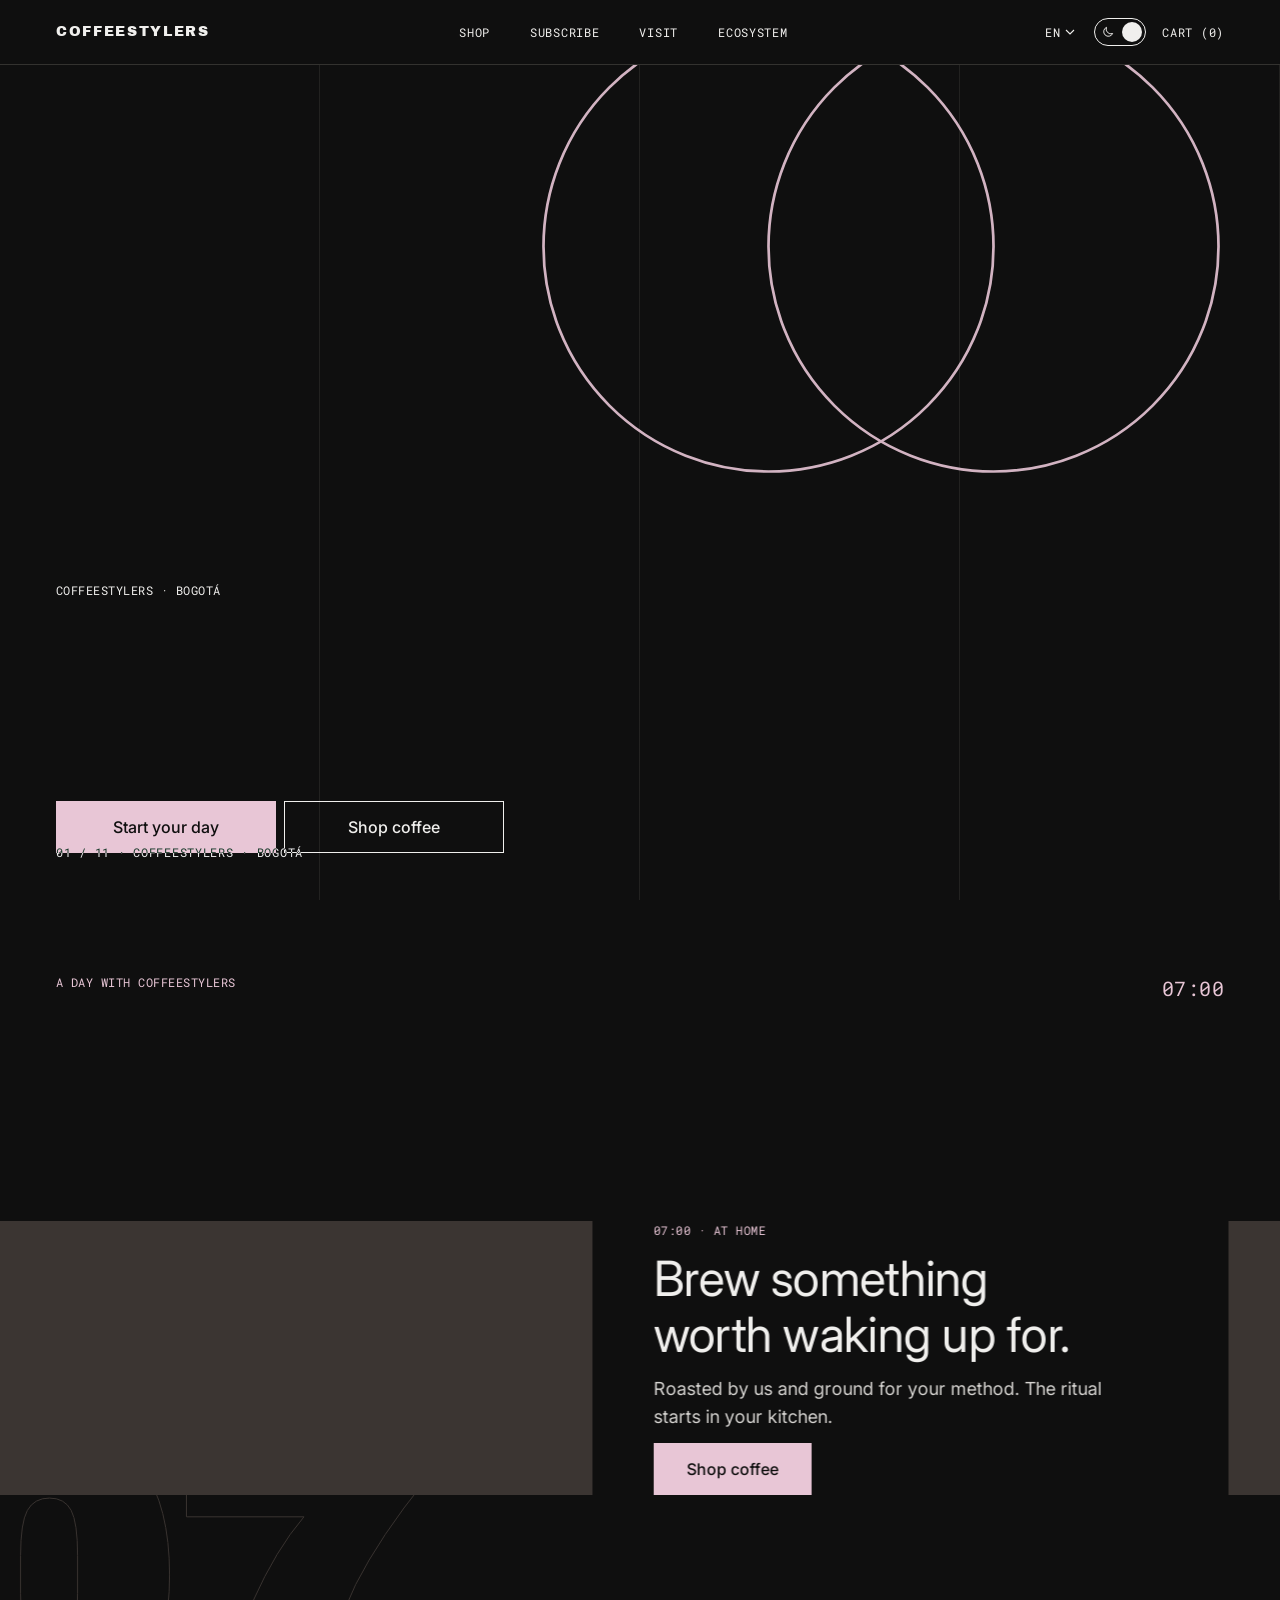
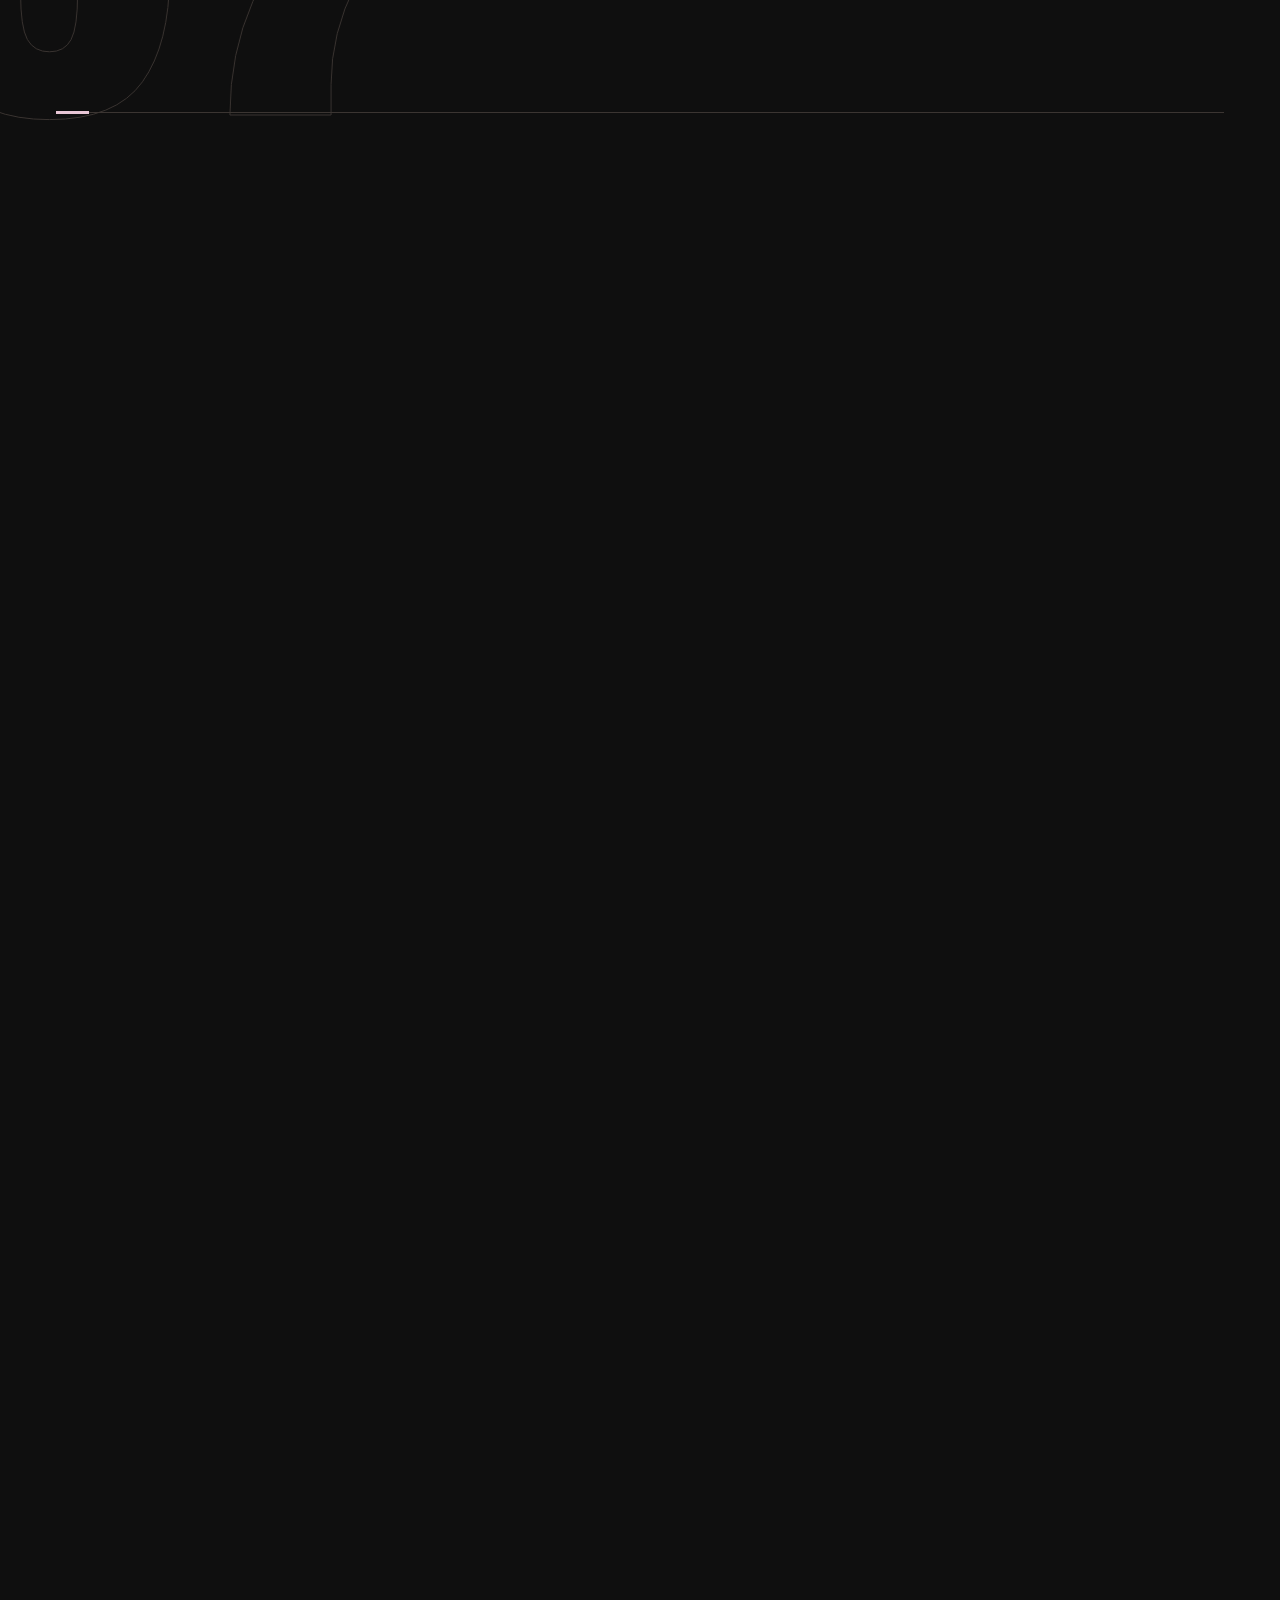
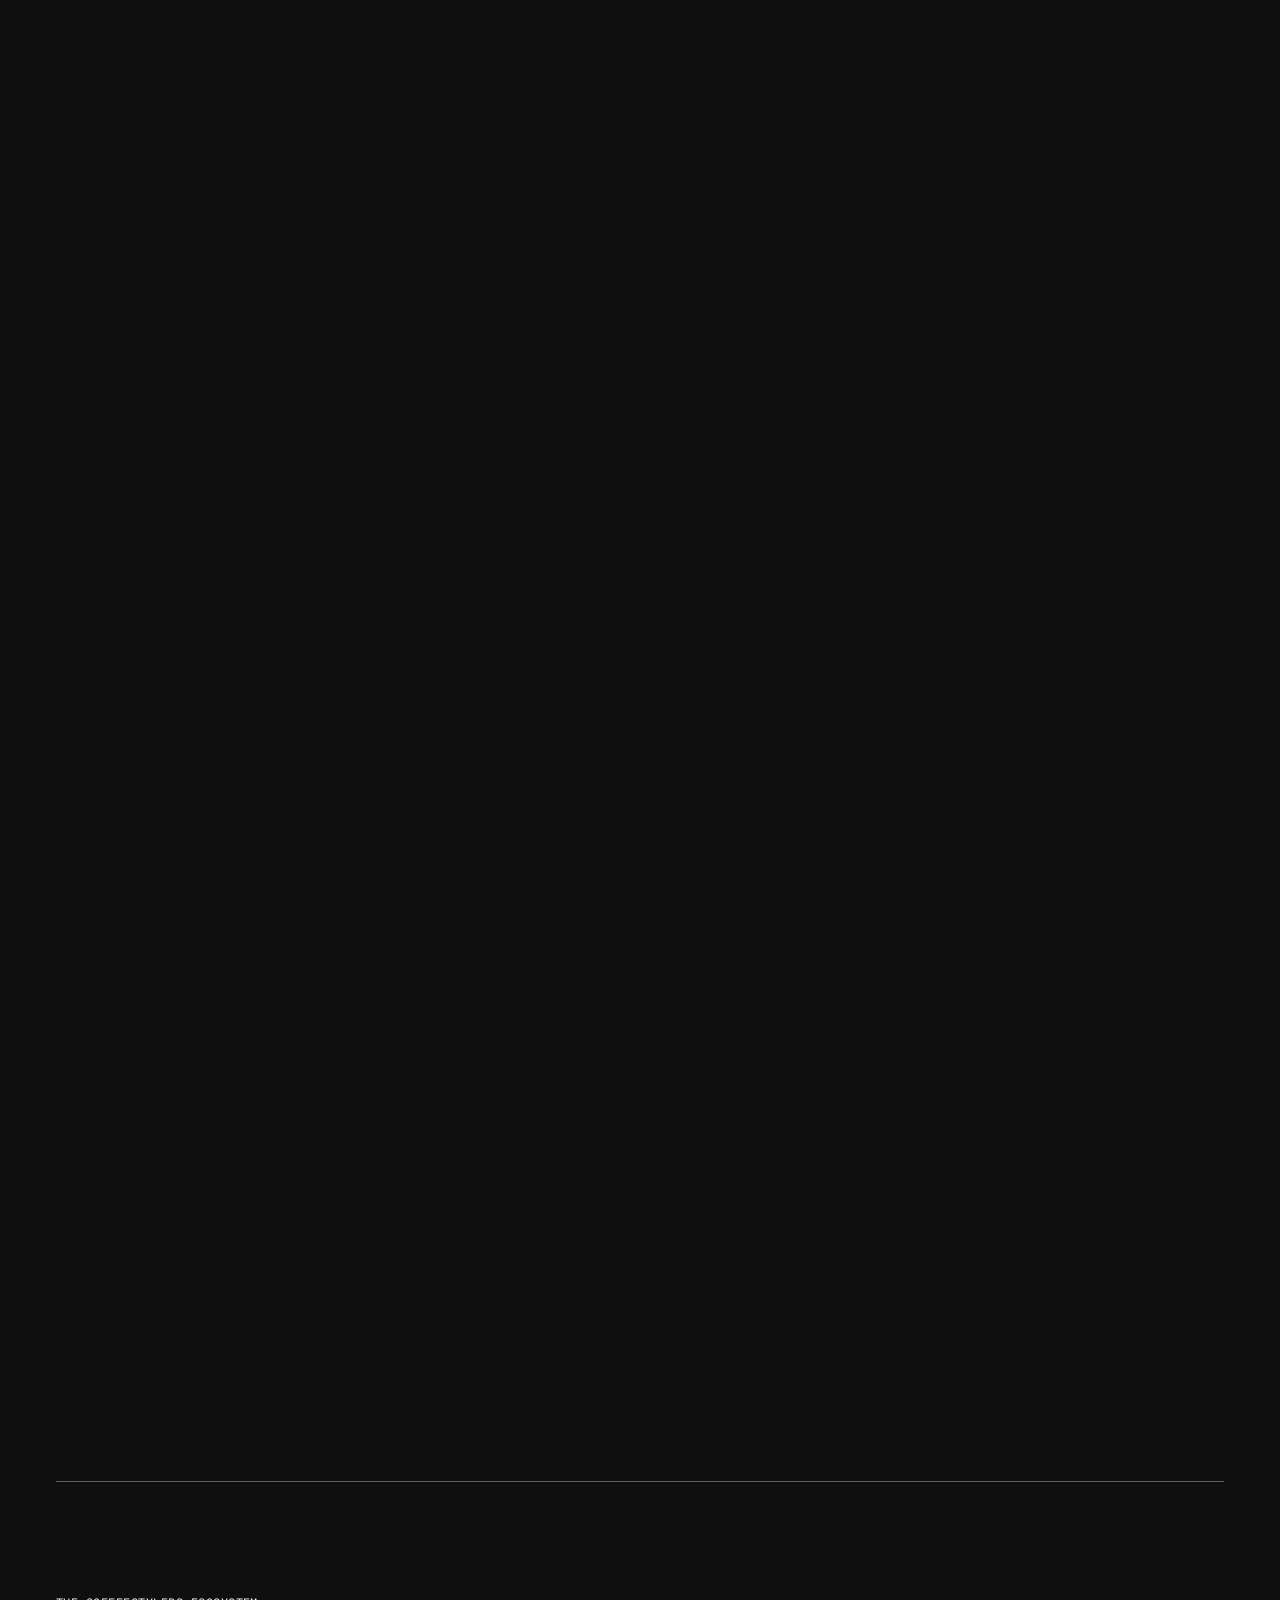
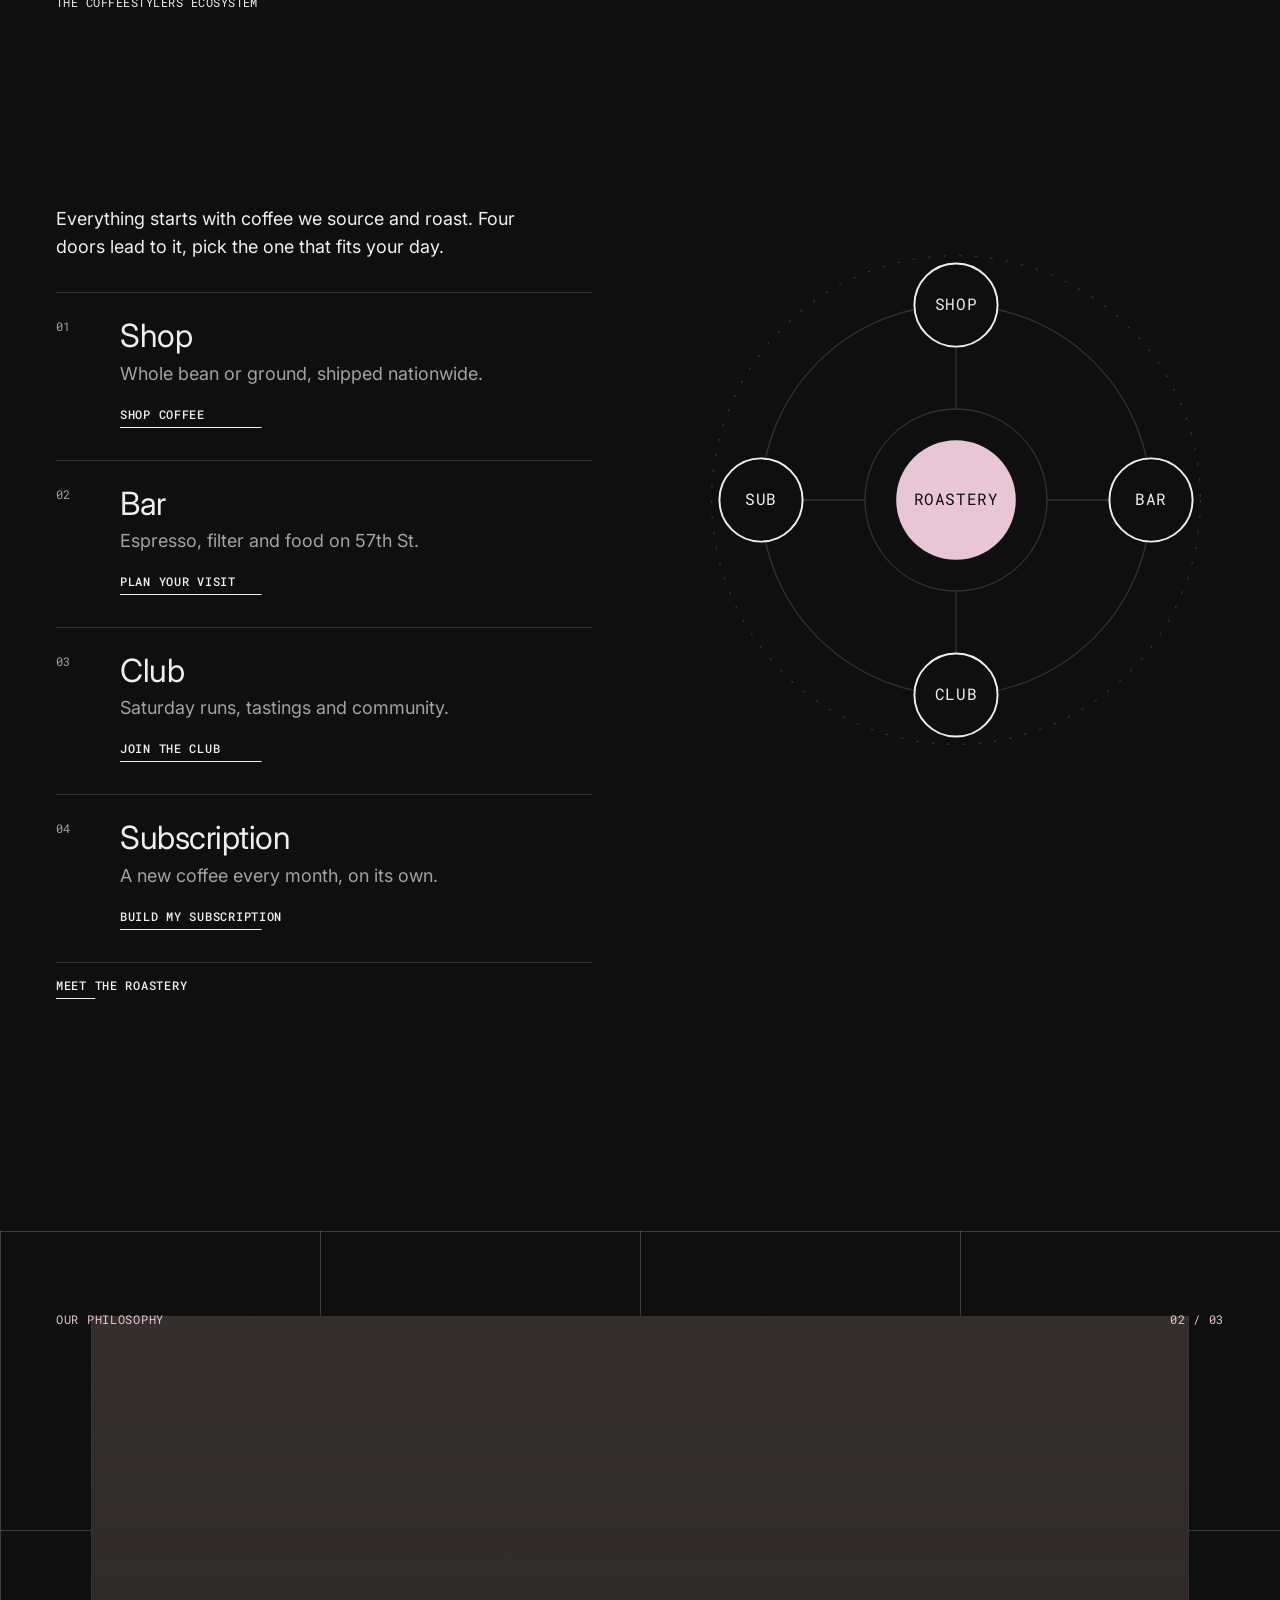
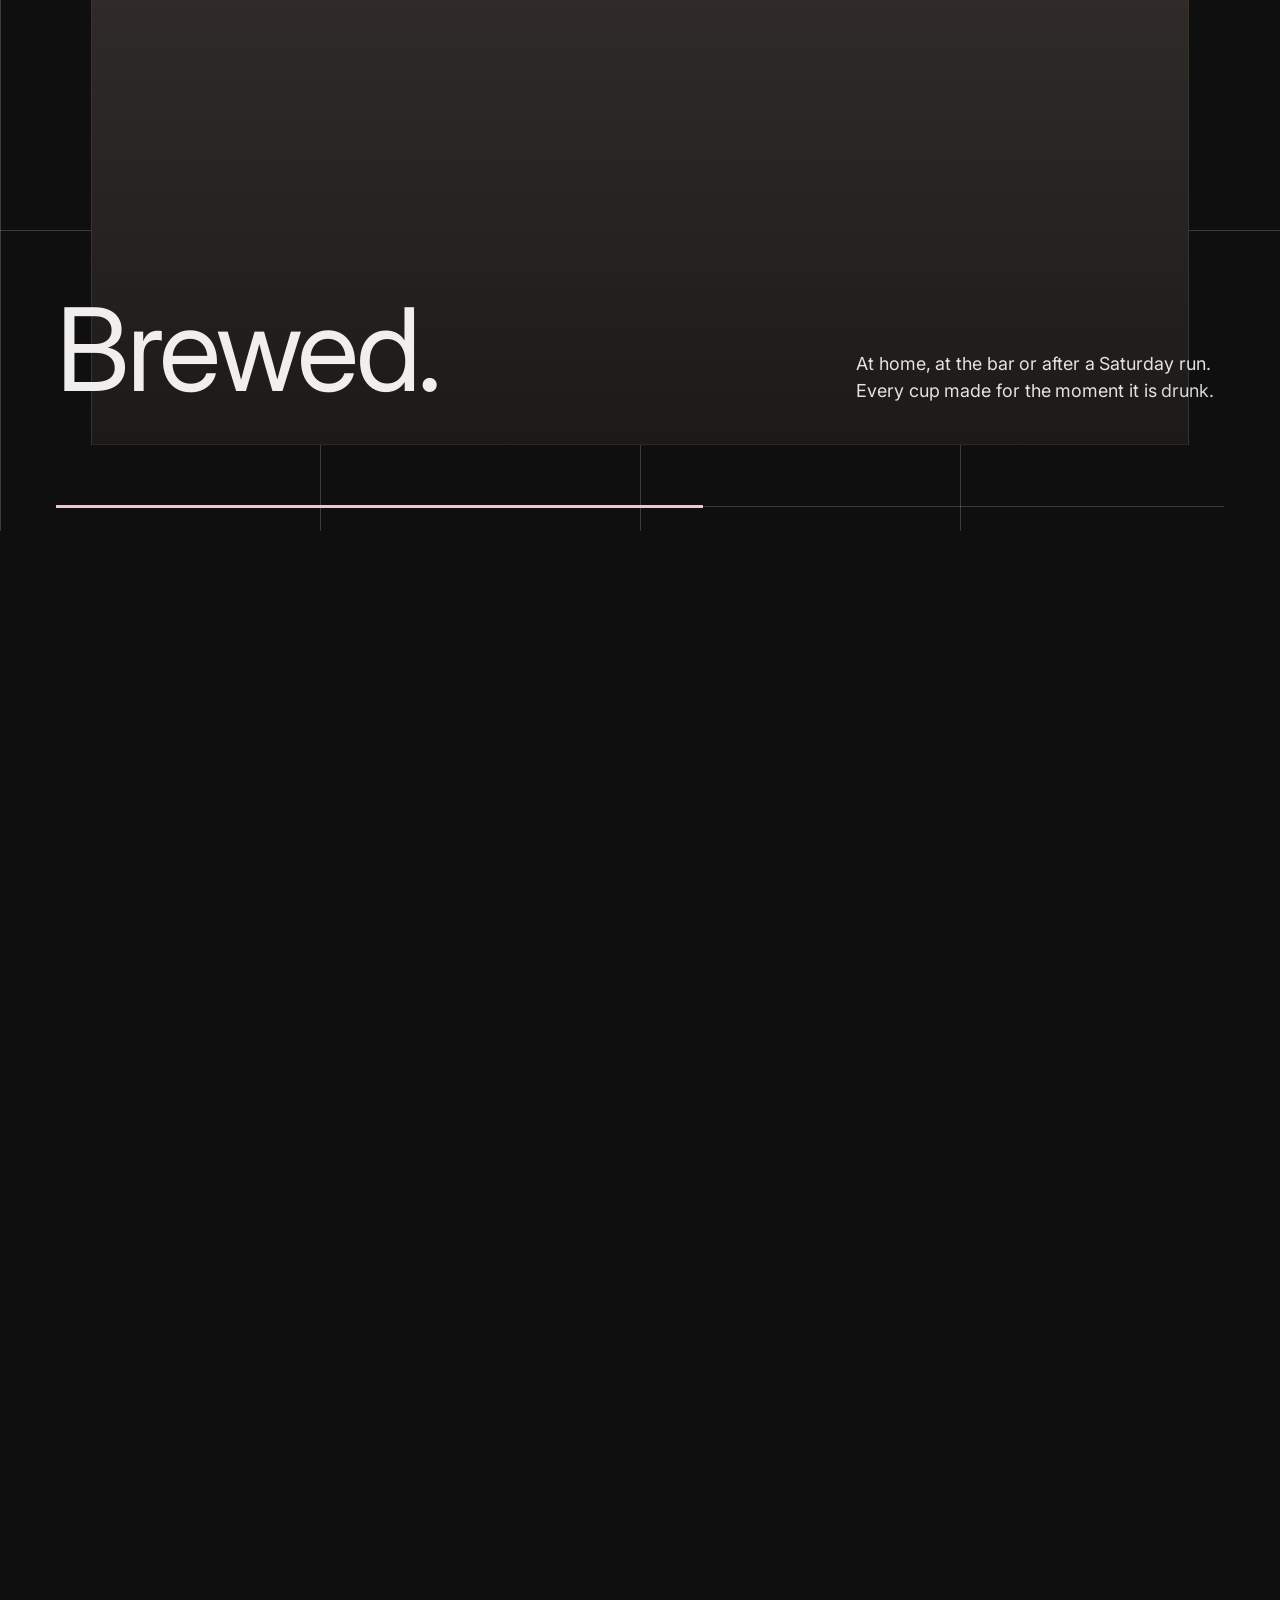
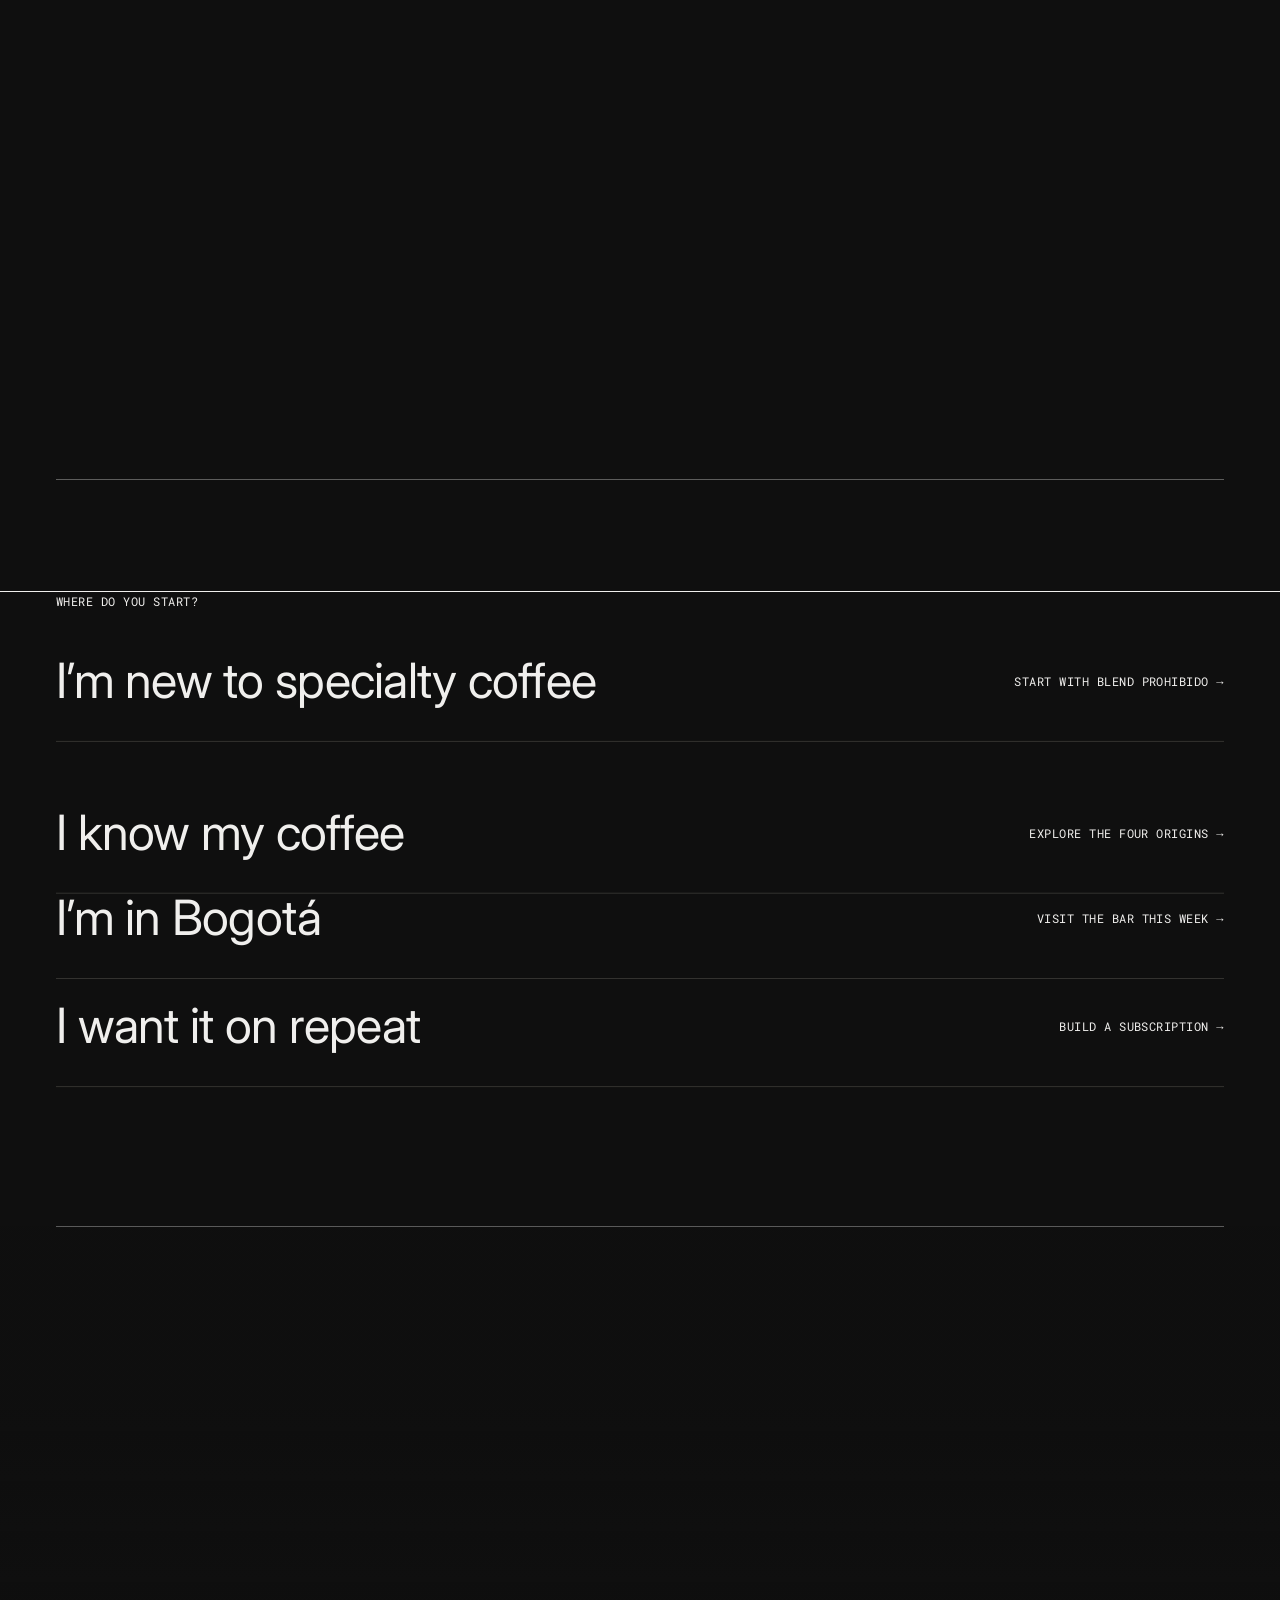
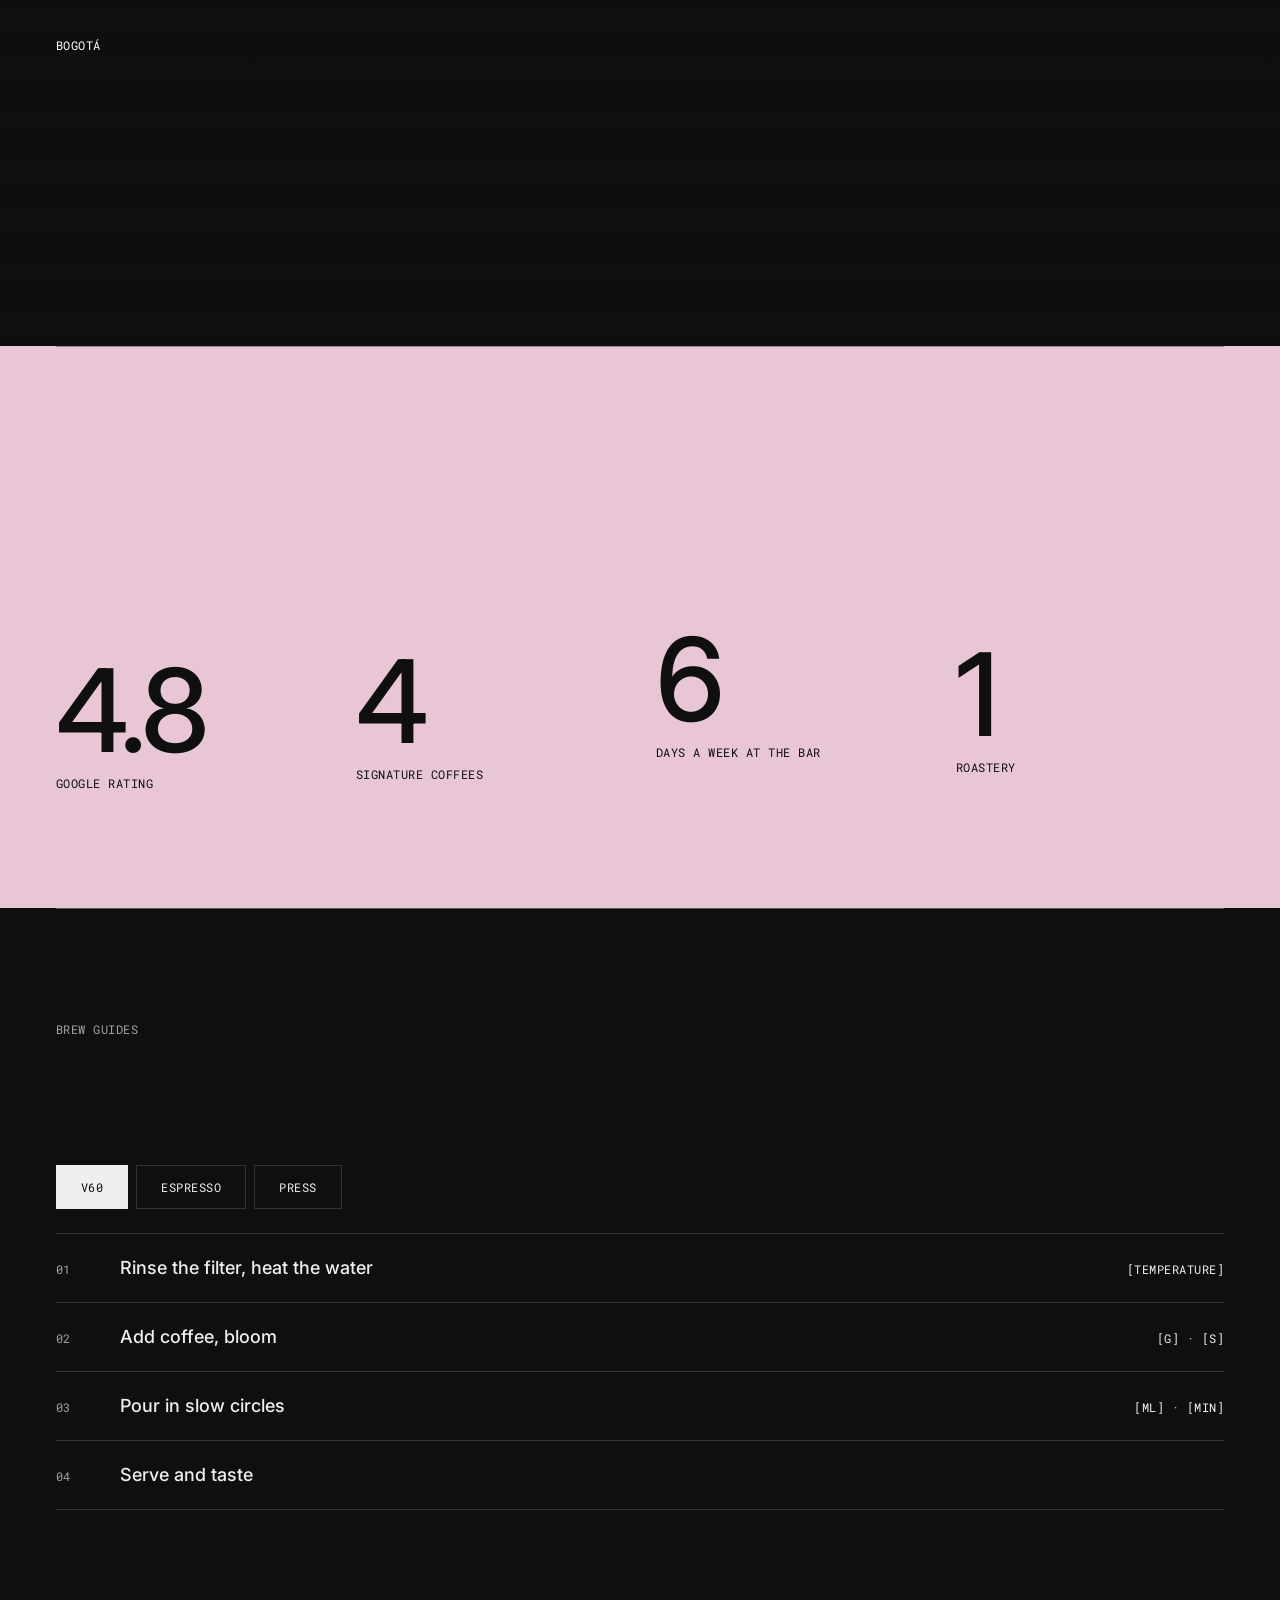
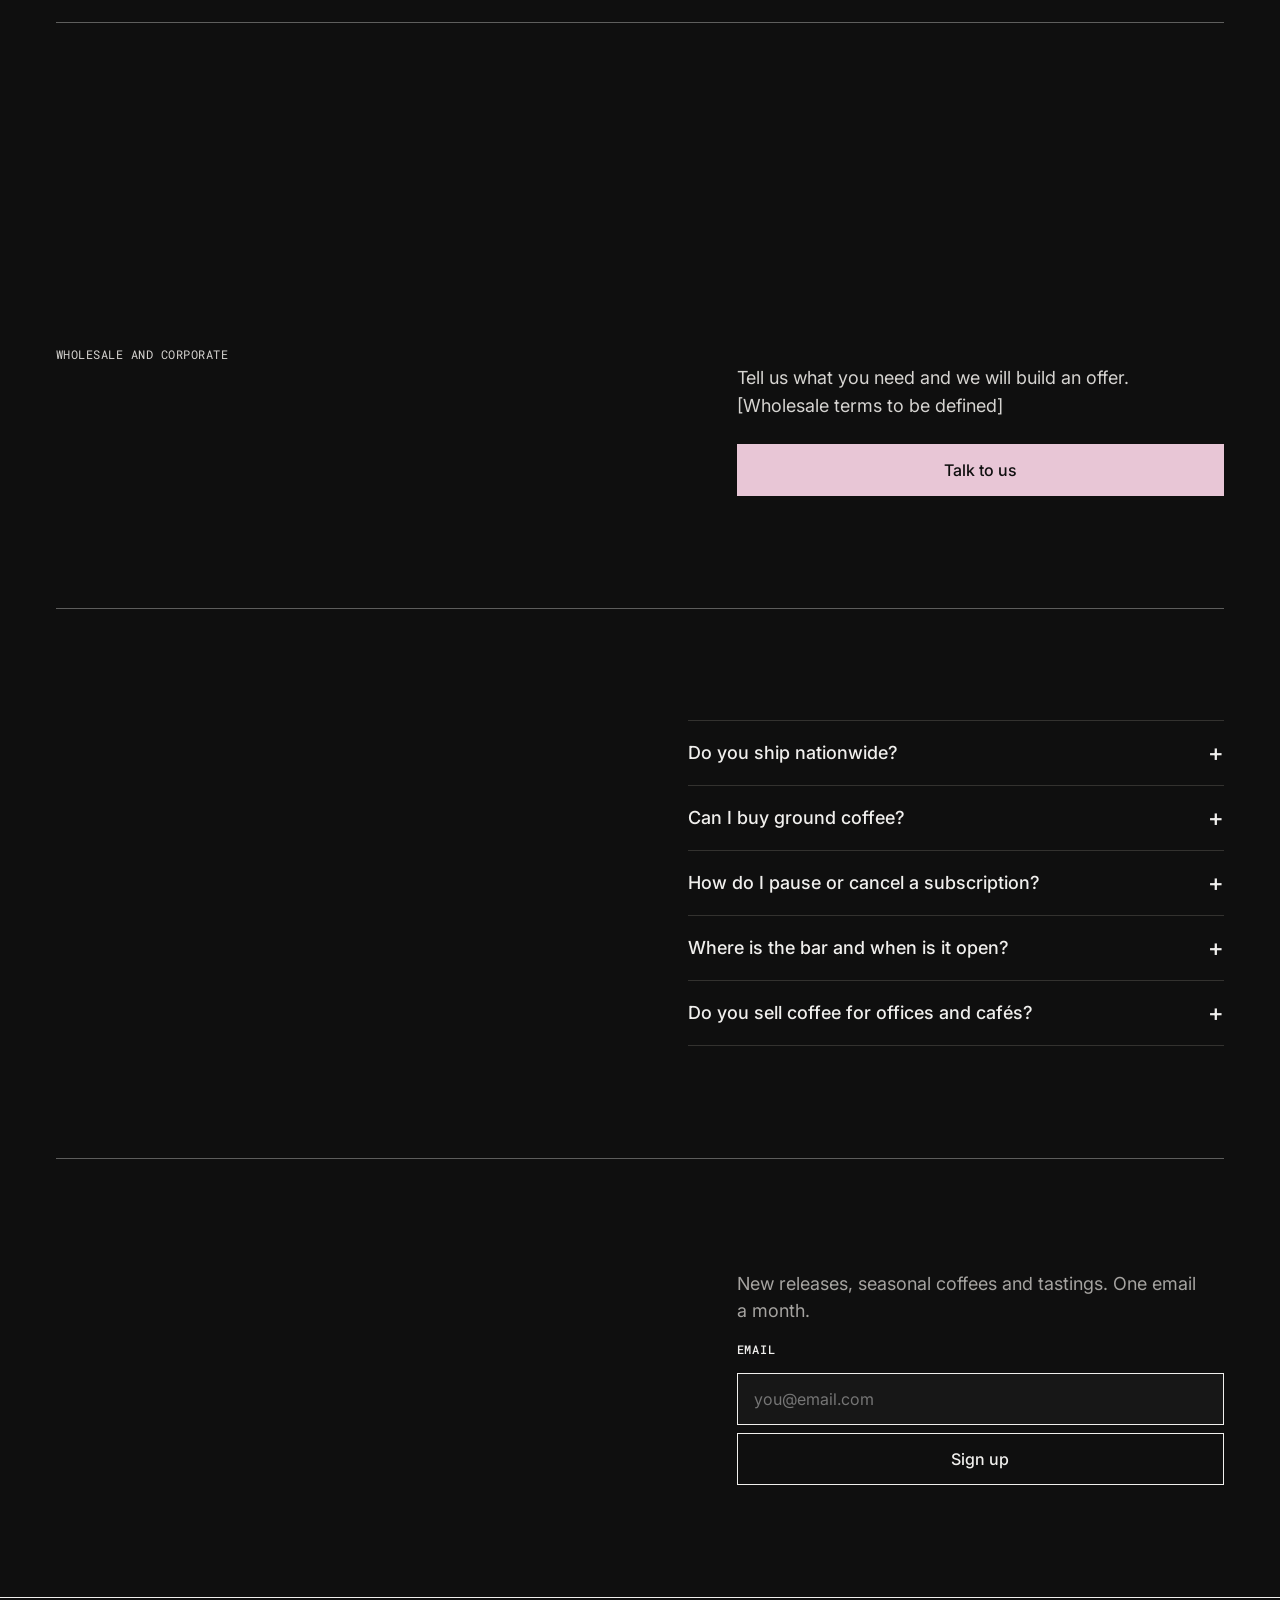
<file: index.html>
<!doctype html>
<html lang="en">
<head>
<meta charset="utf-8">
<meta name="viewport" content="width=device-width, initial-scale=1">
<title>Coffeestylers · Concept C (prototype)</title>
<meta name="description" content="Responsive redesign prototype for Coffeestylers, a specialty coffee shop in Bogotá.">
<script>document.documentElement.classList.add('js');try{var t=localStorage.getItem('cs-theme');if(t?t==='dark':matchMedia('(prefers-color-scheme: dark)').matches)document.documentElement.setAttribute('data-theme','dark')}catch(e){}</script>
<link rel="preconnect" href="https://fonts.googleapis.com">
<link rel="preconnect" href="https://fonts.gstatic.com" crossorigin>
<link rel="stylesheet" href="https://fonts.googleapis.com/css2?family=Archivo+Black&family=Inter:wght@300;400;500&family=Roboto+Mono:wght@400;500&display=swap">
<link rel="stylesheet" href="styles.css?v=1795367517">
<link rel="stylesheet" href="concept-c.css?v=1795368571">
<link rel="stylesheet" href="tunnel.css?v=1795380359">
<link rel="stylesheet" href="scenes.css?v=1795380359">
</head>
<body>
<div class="lines" aria-hidden="true"></div>
<header class="hdr"><div class="c hdr-in">
<div style="display:flex;align-items:center"><a class="brand" href="index.html" aria-label="Coffeestylers, home">Coffeestylers</a></div>
<nav class="topnav" aria-label="Main"><a href="shop.html">Shop</a><a href="subscribe.html">Subscribe</a><a href="visit.html">Visit</a><a href="index.html#ecosystem">Ecosystem</a></nav>
<div class="acts"><div class="lang"><button class="lang-btn" type="button" aria-haspopup="listbox" aria-expanded="false" aria-label="Language"><span class="cur">EN</span><svg viewBox="0 0 24 24" aria-hidden="true"><path d="M6 9l6 6 6-6"/></svg></button><ul class="lang-menu" role="listbox" aria-label="Language" hidden><li role="presentation"><button type="button" role="option" data-l="en" lang="en" aria-selected="true">English</button></li><li role="presentation"><button type="button" role="option" data-l="es" lang="es" aria-selected="false">Español</button></li><li role="presentation"><button type="button" role="option" data-l="fr" lang="fr" aria-selected="false">Français</button></li></ul></div><button class="inv theme" type="button" role="switch" aria-checked="false" aria-label="Dark mode"><span class="trk" aria-hidden="true"><svg class="sun" viewBox="0 0 24 24"><circle cx="12" cy="12" r="4"/><path d="M12 2v2M12 20v2M2 12h2M20 12h2M5 5l1.5 1.5M17.5 17.5L19 19M5 19l1.5-1.5M17.5 6.5L19 5"/></svg><svg class="moon" viewBox="0 0 24 24"><path d="M20 14.5A8 8 0 0 1 9.5 4 8 8 0 1 0 20 14.5z"/></svg><i></i></span></button><a class="cartlink" href="#" aria-label="Cart, 0 items">Cart (0)</a><button class="ico s" aria-label="Search" type="button"><svg viewBox="0 0 24 24" aria-hidden="true"><circle cx="11" cy="11" r="7"/><path d="M20 20l-4-4"/></svg></button></div>
</div></header>
<main>
<section class="jh"><svg class="mono-art" data-lift="-0.2" viewBox="0 0 400 240" aria-hidden="true"><circle class="c1" cx="150" cy="120" r="100"/><circle class="c2" cx="250" cy="120" r="100"/></svg>
<div class="c"><p class="mono eyebrow rv">Coffeestylers · Bogotá</p><h1 class="frase big" data-sw="" data-sw-en="Coffee, from sunrise to last call." data-sy="-0.14" style="--d:1">Coffee, from sunrise to last call.</h1>
<div class="btns rv" style="--d:2"><a class="btn acc" href="#day">Start your day</a><a class="btn sec" href="shop.html">Shop coffee</a></div></div></section>

<section class="day" id="day" aria-label="A day with Coffeestylers"><div class="day-in"><div class="c day-top mono"><span>A day with Coffeestylers</span><span class="clock" id="clock">07:00</span></div>
<div class="track" id="track">
<article class="stop"><span class="ghost" aria-hidden="true">07</span><div class="sph"><i style="background-image:url('https://dcdn-us.mitiendanube.com/stores/007/501/629/products/sin-titulo-1-de0b23dd6bac31ea5417761088496588-1024-1024.webp')"></i></div><div class="stx"><p class="mono"><span>07:00</span> · <span>At home</span></p><h3 class="frase mid">Brew something worth waking up for.</h3><p>Roasted by us and ground for your method. The ritual starts in your kitchen.</p><a class="btn acc" href="shop.html">Shop coffee</a></div></article>
<article class="stop"><span class="ghost" aria-hidden="true">12</span><div class="sph"><i style="background-image:url('https://dcdn-us.mitiendanube.com/stores/007/501/629/themes/rio/2-slide-1776722511349-2597002930-a1817ce833c035aaf366887a9dc242601776722512-1920-1920.webp')"></i></div><div class="stx"><p class="mono"><span>12:00</span> · <span>At the bar</span></p><h3 class="frase mid">Take a break at the bar.</h3><p>Espresso, filter and food on 57th St. Come alone, leave with company.</p><a class="btn acc" href="visit.html">Plan your visit</a></div></article>
<article class="stop"><span class="ghost" aria-hidden="true">17</span><div class="sph"><i style="background-image:url('https://dcdn-us.mitiendanube.com/stores/007/501/629/themes/rio/2-slide-1776723098379-2462844389-c85ef9081d4256c665a43cc0b9e0ed6b1776723099-1920-1920.webp')"></i></div><div class="stx"><p class="mono"><span>17:00</span> · <span>Coffee Run Club</span></p><h3 class="frase mid">Run first, coffee after.</h3><p>Saturday runs, tastings and workshops with the people behind the brand.</p><a class="btn acc" href="club.html">Join the club</a></div></article>
<article class="stop"><span class="ghost" aria-hidden="true">20</span><div class="sph"><i style="background-image:url('https://dcdn-us.mitiendanube.com/stores/007/501/629/products/sin-titulo-1-f8845e8910018749f917761015362830-1024-1024.webp')"></i></div><div class="stx"><p class="mono"><span>20:00</span> · <span>Last call</span></p><h3 class="frase mid">Let tomorrow’s coffee arrive on its own.</h3><p>A new origin every month, ground your way. Pause or cancel any time.</p><a class="btn acc" href="subscribe.html">Build my subscription</a></div></article>
</div><div class="c"><div class="prog"><i id="prog"></i></div></div></div></section>

<section class="orbit" id="ecosystem"><div class="c split">
<div><p class="mono eyebrow rv">The Coffeestylers ecosystem</p><h2 class="frase big" data-sw="" data-sw-en="One roastery at the centre." style="--d:1">One roastery at the centre.</h2><p class="rv" style="--d:2;max-width:44ch">Everything starts with coffee we source and roast. Four doors lead to it, pick the one that fits your day.</p>
<ul class="elist" id="elist"><li class="ei" data-n="0"><a href="shop.html"><span class="mono suave">01</span><strong class="frase sm">Shop</strong><span>Whole bean or ground, shipped nationwide.</span><span class="tlink">Shop coffee</span></a></li><li class="ei" data-n="1"><a href="visit.html"><span class="mono suave">02</span><strong class="frase sm">Bar</strong><span>Espresso, filter and food on 57th St.</span><span class="tlink">Plan your visit</span></a></li><li class="ei" data-n="2"><a href="club.html"><span class="mono suave">03</span><strong class="frase sm">Club</strong><span>Saturday runs, tastings and community.</span><span class="tlink">Join the club</span></a></li><li class="ei" data-n="3"><a href="subscribe.html"><span class="mono suave">04</span><strong class="frase sm">Subscription</strong><span>A new coffee every month, on its own.</span><span class="tlink">Build my subscription</span></a></li></ul><a class="tlink" href="roastery.html">Meet the roastery</a></div>
<div class="diagram rv" aria-hidden="true"><svg viewBox="0 0 400 400" id="orb"><circle class="ring dash" cx="200" cy="200" r="188"/><circle class="ring" cx="200" cy="200" r="150"/><circle class="ring" cx="200" cy="200" r="70"/>
<line x1="200" y1="130" x2="200" y2="50"/><line x1="270" y1="200" x2="350" y2="200"/><line x1="200" y1="270" x2="200" y2="350"/><line x1="130" y1="200" x2="50" y2="200"/>
<circle class="core" cx="200" cy="200" r="46"/><text x="200" y="204" text-anchor="middle" class="t0">Roastery</text>
<g class="node" data-n="0"><circle cx="200" cy="50" r="32"/><text x="200" y="54" text-anchor="middle">Shop</text></g>
<g class="node" data-n="1"><circle cx="350" cy="200" r="32"/><text x="350" y="204" text-anchor="middle">Bar</text></g>
<g class="node" data-n="2"><circle cx="200" cy="350" r="32"/><text x="200" y="354" text-anchor="middle">Club</text></g>
<g class="node" data-n="3"><circle cx="50" cy="200" r="32"/><text x="50" y="204" text-anchor="middle">Sub</text></g></svg></div></div></section>

<section class="tunnel" aria-label="Our philosophy"><div class="tn-stage"><div class="tn-scene" aria-hidden="true"><div class="tn-world"></div></div><div class="tn-grid" aria-hidden="true"><i class="tn-vl" style="left:0%"></i><i class="tn-vl" style="left:25%"></i><i class="tn-vl" style="left:50%"></i><i class="tn-vl" style="left:75%"></i><i class="tn-vl" style="left:100%"></i><i class="tn-hl" style="top:0%"></i><i class="tn-hl" style="top:33.3%"></i><i class="tn-hl" style="top:66.6%"></i><i class="tn-hl" style="top:100%"></i></div><div class="tn-media" aria-hidden="true"><i style="background-image:url('https://dcdn-us.mitiendanube.com/stores/007/501/629/themes/rio/2-slide-1776722511349-2597002930-a1817ce833c035aaf366887a9dc242601776722512-1920-1920.webp')"></i></div><div class="tn-hud"><span class="tn-eyebrow" data-en="Our philosophy">Our philosophy</span><span class="tn-count">01 / 03</span></div><div class="tn-blocks"><div class="tn-block" data-b="0"><h2 class="tn-title" data-en="Sourced.">Sourced.</h2><p class="tn-desc" data-en="Colombian specialty coffee, chosen farm by farm and roasted in small batches, so every bag has a story.">Colombian specialty coffee, chosen farm by farm and roasted in small batches, so every bag has a story.</p></div><div class="tn-block" data-b="1"><h2 class="tn-title" data-en="Brewed.">Brewed.</h2><p class="tn-desc" data-en="At home, at the bar or after a Saturday run. Every cup made for the moment it is drunk.">At home, at the bar or after a Saturday run. Every cup made for the moment it is drunk.</p></div><div class="tn-block" data-b="2"><h2 class="tn-title" data-en="Shared.">Shared.</h2><p class="tn-desc" data-en="A community around the table, the road and the bag that arrives each month. That is the ecosystem.">A community around the table, the road and the bag that arrives each month. That is the ecosystem.</p></div></div><div class="tn-bar" aria-hidden="true"><i></i></div></div></section>
<section class="segs"><div class="c"><p class="mono eyebrow rv">Where do you start?</p>
<a class="seg rv" data-lift="0.02" href="product.html"><span class="frase mid">I’m new to specialty coffee</span><span class="mono"><span>Start with Blend Prohibido</span> →</span></a>
<a class="seg rv" data-lift="-0.04" href="shop.html"><span class="frase mid">I know my coffee</span><span class="mono"><span>Explore the four origins</span> →</span></a>
<a class="seg rv" data-lift="0.02" href="visit.html"><span class="frase mid">I’m in Bogotá</span><span class="mono"><span>Visit the bar this week</span> →</span></a>
<a class="seg rv" data-lift="-0.04" href="subscribe.html"><span class="frase mid">I want it on repeat</span><span class="mono"><span>Build a subscription</span> →</span></a>
</div></section>

<section class="bandC" aria-label="Come as you are"><div class="par" data-par="0.16" data-zoom style="background-image:url('https://dcdn-us.mitiendanube.com/stores/007/501/629/themes/rio/2-slide-1776722511349-2597002930-a1817ce833c035aaf366887a9dc242601776722512-1920-1920.webp')"></div><div class="c"><p class="mono eyebrow rv">Bogotá</p><p class="frase big" data-sw="" data-sw-en="Come as you are. Leave with company." data-lift="0.08" style="--d:1">Come as you are. Leave with company.</p></div></section>
<section class="nums"><div class="ghostrow dark" aria-hidden="true"><span data-px="0.4">COFFEE STYLERS · COFFEE STYLERS ·</span></div><div class="c"><div class="ngrid">
<div class="rv"><b data-count="4.8" data-dec="1">4.8</b><span class="mono">Google rating</span></div>
<div class="rv" data-lift="0.03" style="--d:1"><b data-count="4">4</b><span class="mono">Signature coffees</span></div>
<div class="rv" data-lift="0.09" style="--d:2"><b data-count="6">6</b><span class="mono">Days a week at the bar</span></div>
<div class="rv" data-lift="0.05" style="--d:3"><b data-count="1">1</b><span class="mono">Roastery</span></div>
</div></div></section>

<section class="brew" id="brew"><div class="c"><p class="mono suave eyebrow rv">Brew guides</p><h2 class="frase big" data-sw="" data-sw-en="Make it like the bar does." style="--d:1">Make it like the bar does.</h2>
<div class="tabs" role="tablist" aria-label="Brew guides"><button role="tab" aria-selected="true" data-b="v60">V60</button><button role="tab" aria-selected="false" data-b="espresso">Espresso</button><button role="tab" aria-selected="false" data-b="press">Press</button></div>
<div class="bpanel" id="bpanel"></div></div></section>

<section class="whole"><div class="ghostrow" aria-hidden="true"><span data-px="-0.4">WHOLESALE · WHOLESALE · WHOLESALE ·</span></div><div class="c duo"><div class="rv"><p class="mono eyebrow">Wholesale and corporate</p><h2 class="frase mid" data-sw="" data-sw-en="Coffee for your team, café or event.">Coffee for your team, café or event.</h2></div><div class="rv" style="--d:1"><p style="margin:0 0 24px">Tell us what you need and we will build an offer. [Wholesale terms to be defined]</p><a class="btn acc" href="wholesale.html">Talk to us</a></div></div></section>

<section class="faq" id="faq" aria-label="FAQ"><div class="c split"><div><p class="mono suave eyebrow rv">Questions</p><h2 class="frase big" data-sw="" data-sw-en="Good to know." style="--d:1">Good to know.</h2></div><div class="rv" style="--d:1">
<details><summary>Do you ship nationwide?</summary><p>Yes. Shipping time and cost: [Time · cost]. You can also pick up at the bar for free.</p></details>
<details><summary>Can I buy ground coffee?</summary><p>Yes. On each product you choose whole bean, V60, espresso or press, and we grind it for that method.</p></details>
<details><summary>How do I pause or cancel a subscription?</summary><p>Any time, with no commitment. Write to us on WhatsApp or by email and we take care of it.</p></details>
<details><summary>Where is the bar and when is it open?</summary><p>57th St #19-35, Bogotá. Monday to Friday 10:00–20:00, Saturday 10:00–19:00, closed on Sundays.</p></details>
<details><summary>Do you sell coffee for offices and cafés?</summary><p>Yes. Write to coffeestylers@gmail.com and tell us what you need. [Wholesale terms to be defined]</p></details>
</div></div></section>
<section class="news"><div class="c duo"><div class="rv"><h2 class="frase mid" data-sw="" data-sw-en="Until the next coffee.">Until the next coffee.</h2></div><div class="rv" style="--d:1"><p class="suave" style="margin:0 0 16px">New releases, seasonal coffees and tastings. One email a month.</p><form class="form" onsubmit="return false"><label for="mail">Email</label><input id="mail" type="email" placeholder="you@email.com" autocomplete="email"><button class="btn sec" type="submit">Sign up</button></form></div></div></section>
</main>
<footer class="pie"><div class="c">
<div class="gran" aria-hidden="true"><span class="ln"><span>Coffee</span></span><span class="ln"><span>Stylers</span></span></div>
<div class="cols">
<div><strong>Coffeestylers</strong>Specialty coffee and a community that sees coffee as a way of life. Bogotá, Colombia.</div>
<div><strong>Explore</strong><a href="shop.html">Shop</a><a href="subscribe.html">Subscribe</a><a href="visit.html">Visit</a><a href="roastery.html">Roastery</a><a href="club.html">Run Club</a><a href="wholesale.html">Wholesale</a></div>
<div><strong>Visit</strong><span>57th St #19-35, Bogotá</span><span>Mon–Fri 10:00–20:00</span><span>Sat 10:00–19:00</span></div>
<div><strong>Contact</strong><a href="https://wa.me/573219020117">WhatsApp 321 902 0117</a><a href="mailto:coffeestylers@gmail.com">coffeestylers@gmail.com</a><a href="https://www.instagram.com/coffeestylers/">Instagram @coffeestylers</a></div>
</div>
<span class="mono">Design prototype · no real checkout · [bracketed] text still to be filled in</span>
</div></footer>
<nav class="nav" aria-label="Main"><div class="c"><a href="shop.html"><svg viewBox="0 0 24 24" aria-hidden="true"><path d="M5 8h12v6a5 5 0 0 1-5 5h-2a5 5 0 0 1-5-5z"/><path d="M17 10h1.5a2.5 2.5 0 0 1 0 5H17"/></svg>Shop</a><a href="subscribe.html"><svg viewBox="0 0 24 24" aria-hidden="true"><path d="M4 12a8 8 0 0 1 14-5.3M20 12a8 8 0 0 1-14 5.3"/><path d="M18 3v4h-4M6 21v-4h4"/></svg>Subscribe</a><a href="visit.html"><svg viewBox="0 0 24 24" aria-hidden="true"><path d="M12 21s-7-6.2-7-11a7 7 0 0 1 14 0c0 4.8-7 11-7 11z"/><circle cx="12" cy="10" r="2.5"/></svg>Visit</a><a href="#" aria-label="Cart, 0 items"><svg viewBox="0 0 24 24" aria-hidden="true"><path d="M6 7h12l-1 13H7z"/><path d="M9 7a3 3 0 0 1 6 0"/></svg>Cart</a></div></nav>
<script src="i18n.js?v=1795367517"></script>
<script src="app.js?v=1795367517"></script>
<script src="concept.js?v=1795368571"></script>
<script src="tunnel.js?v=1795378997"></script>
<script src="scenes.js?v=1795380359"></script>
</body>
</html>
</file>
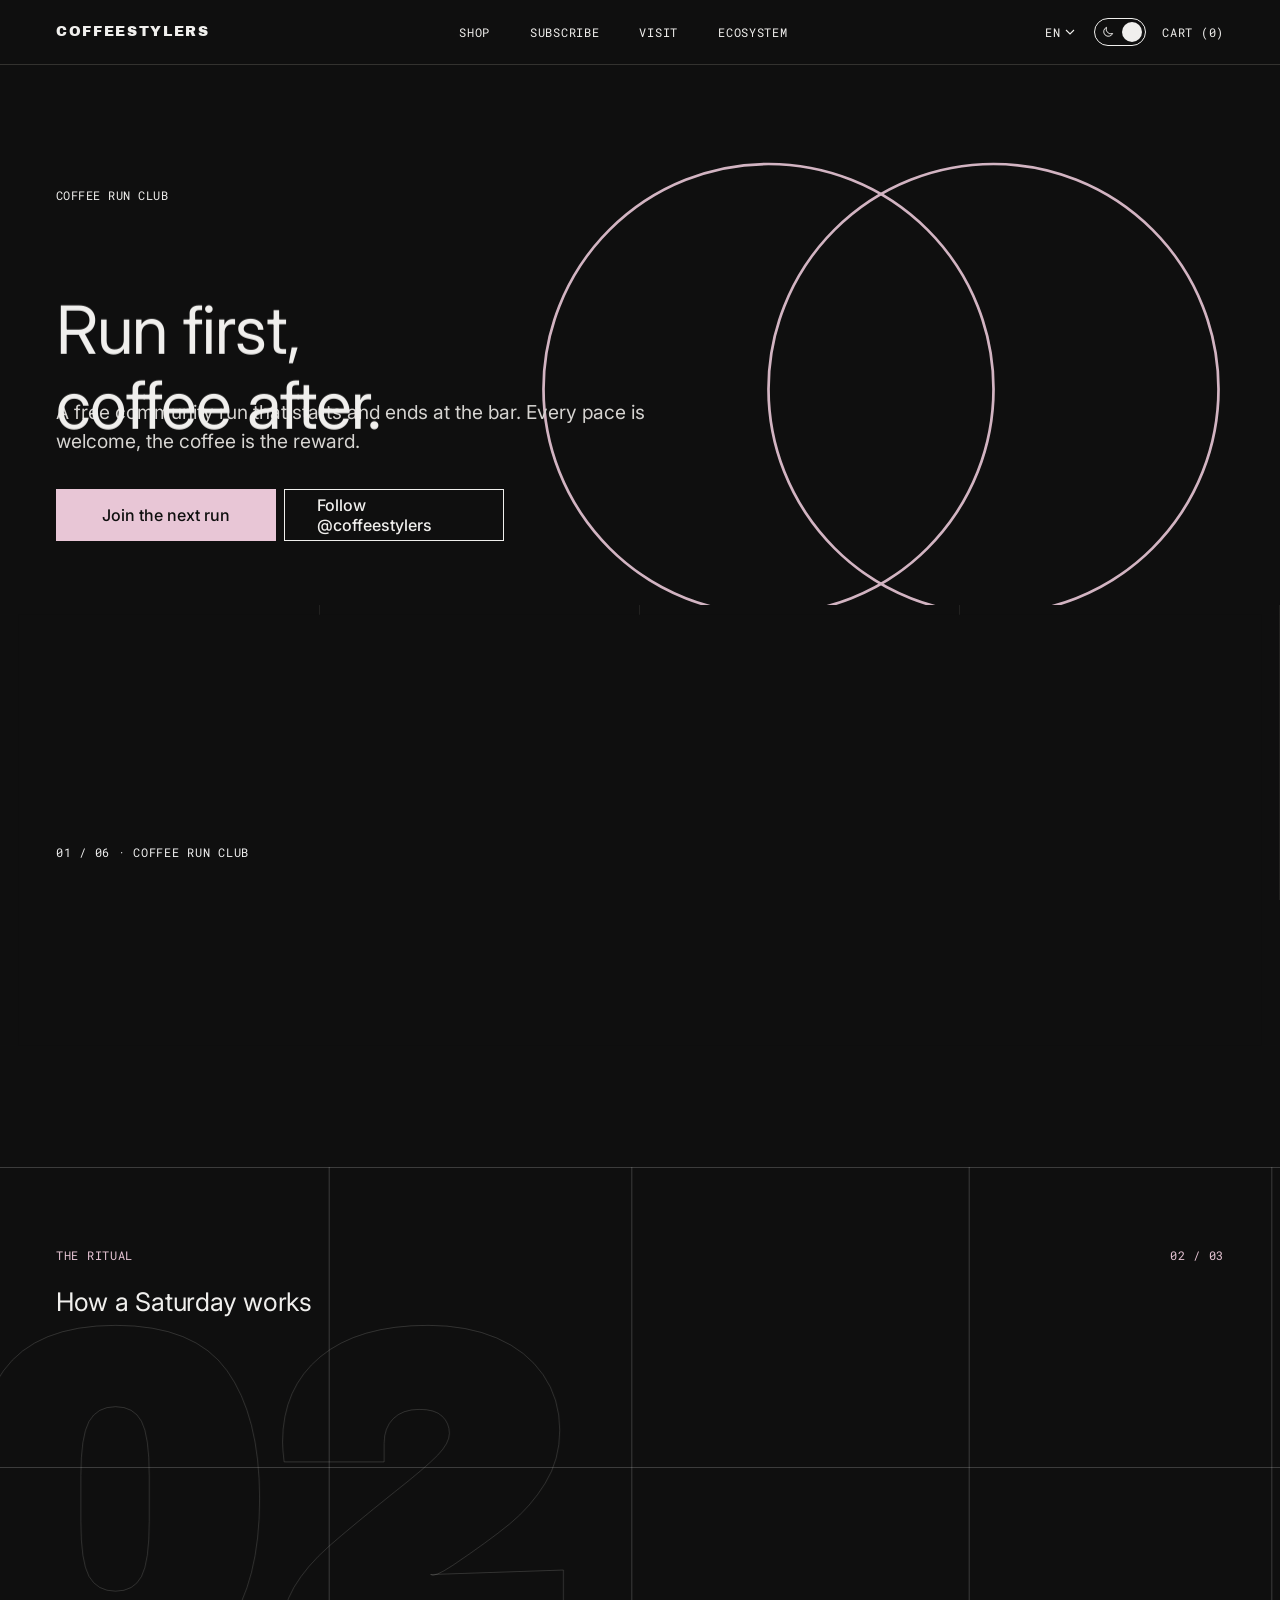
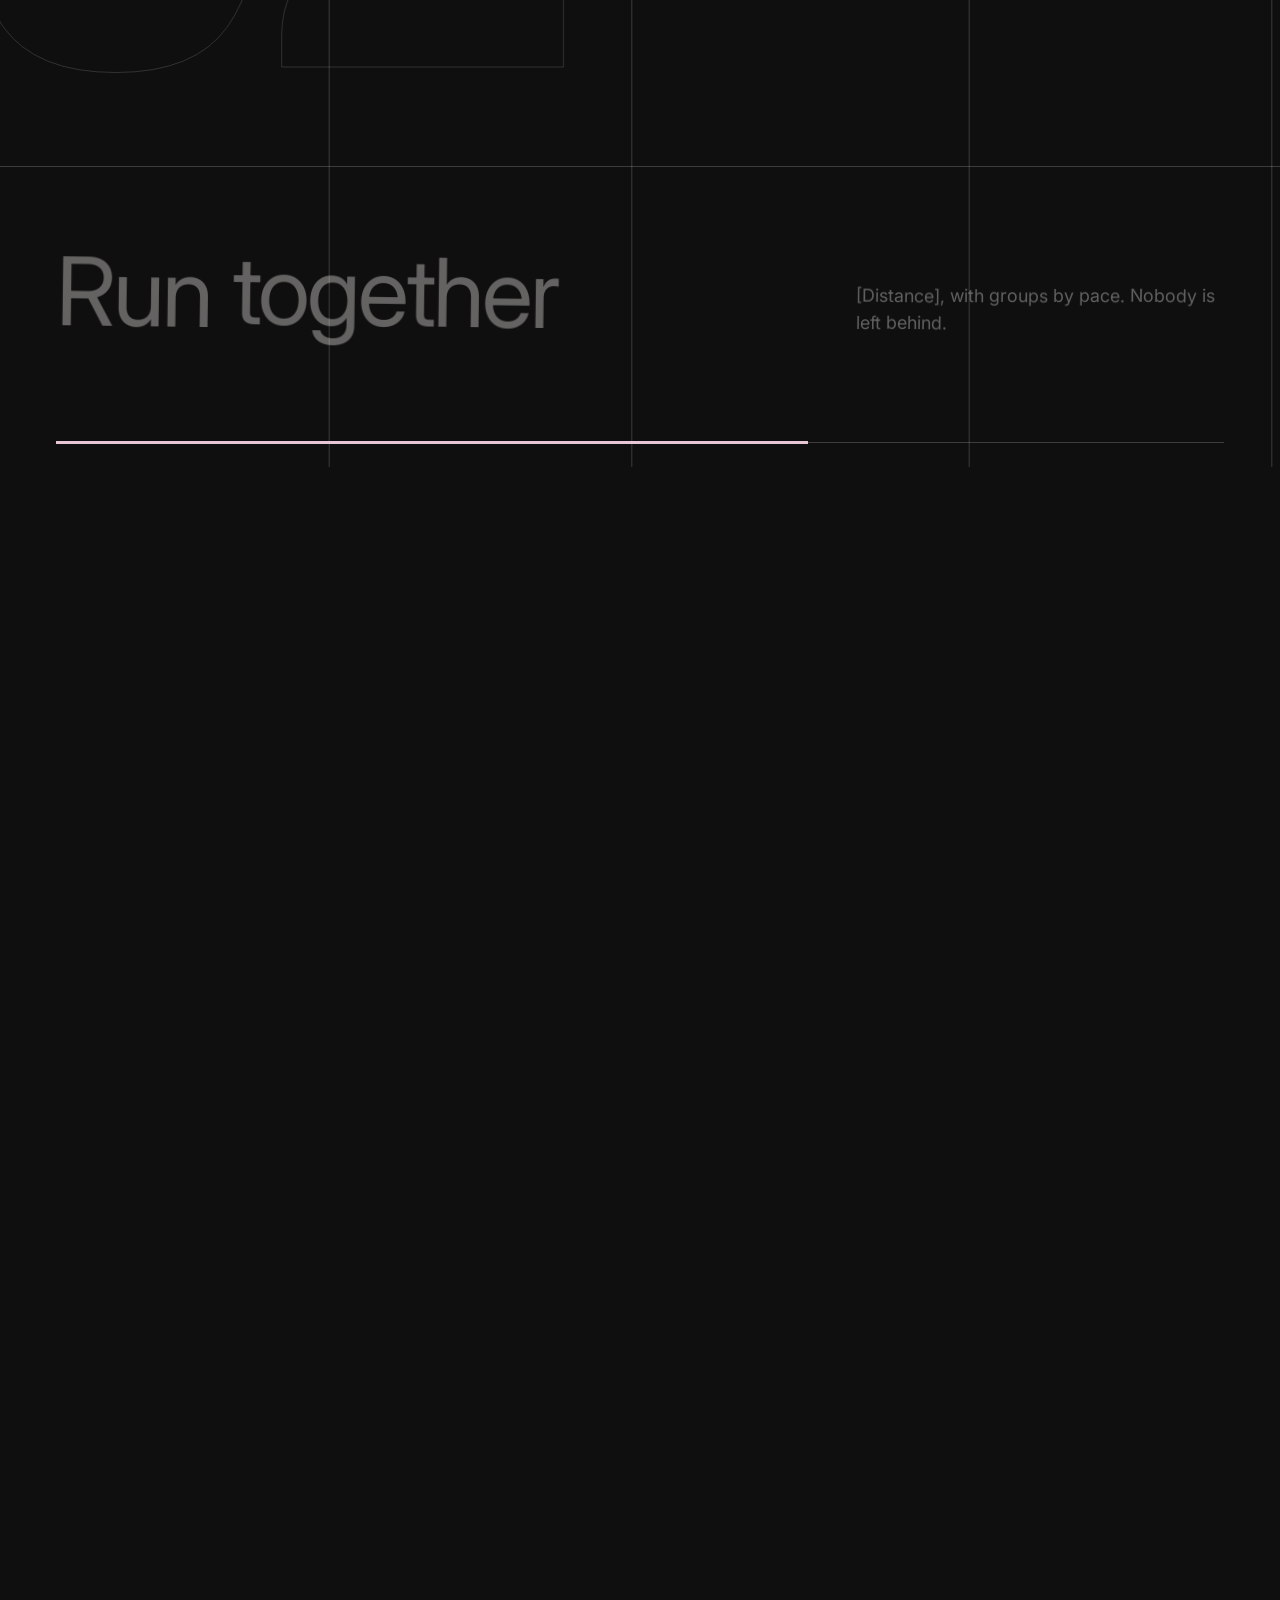
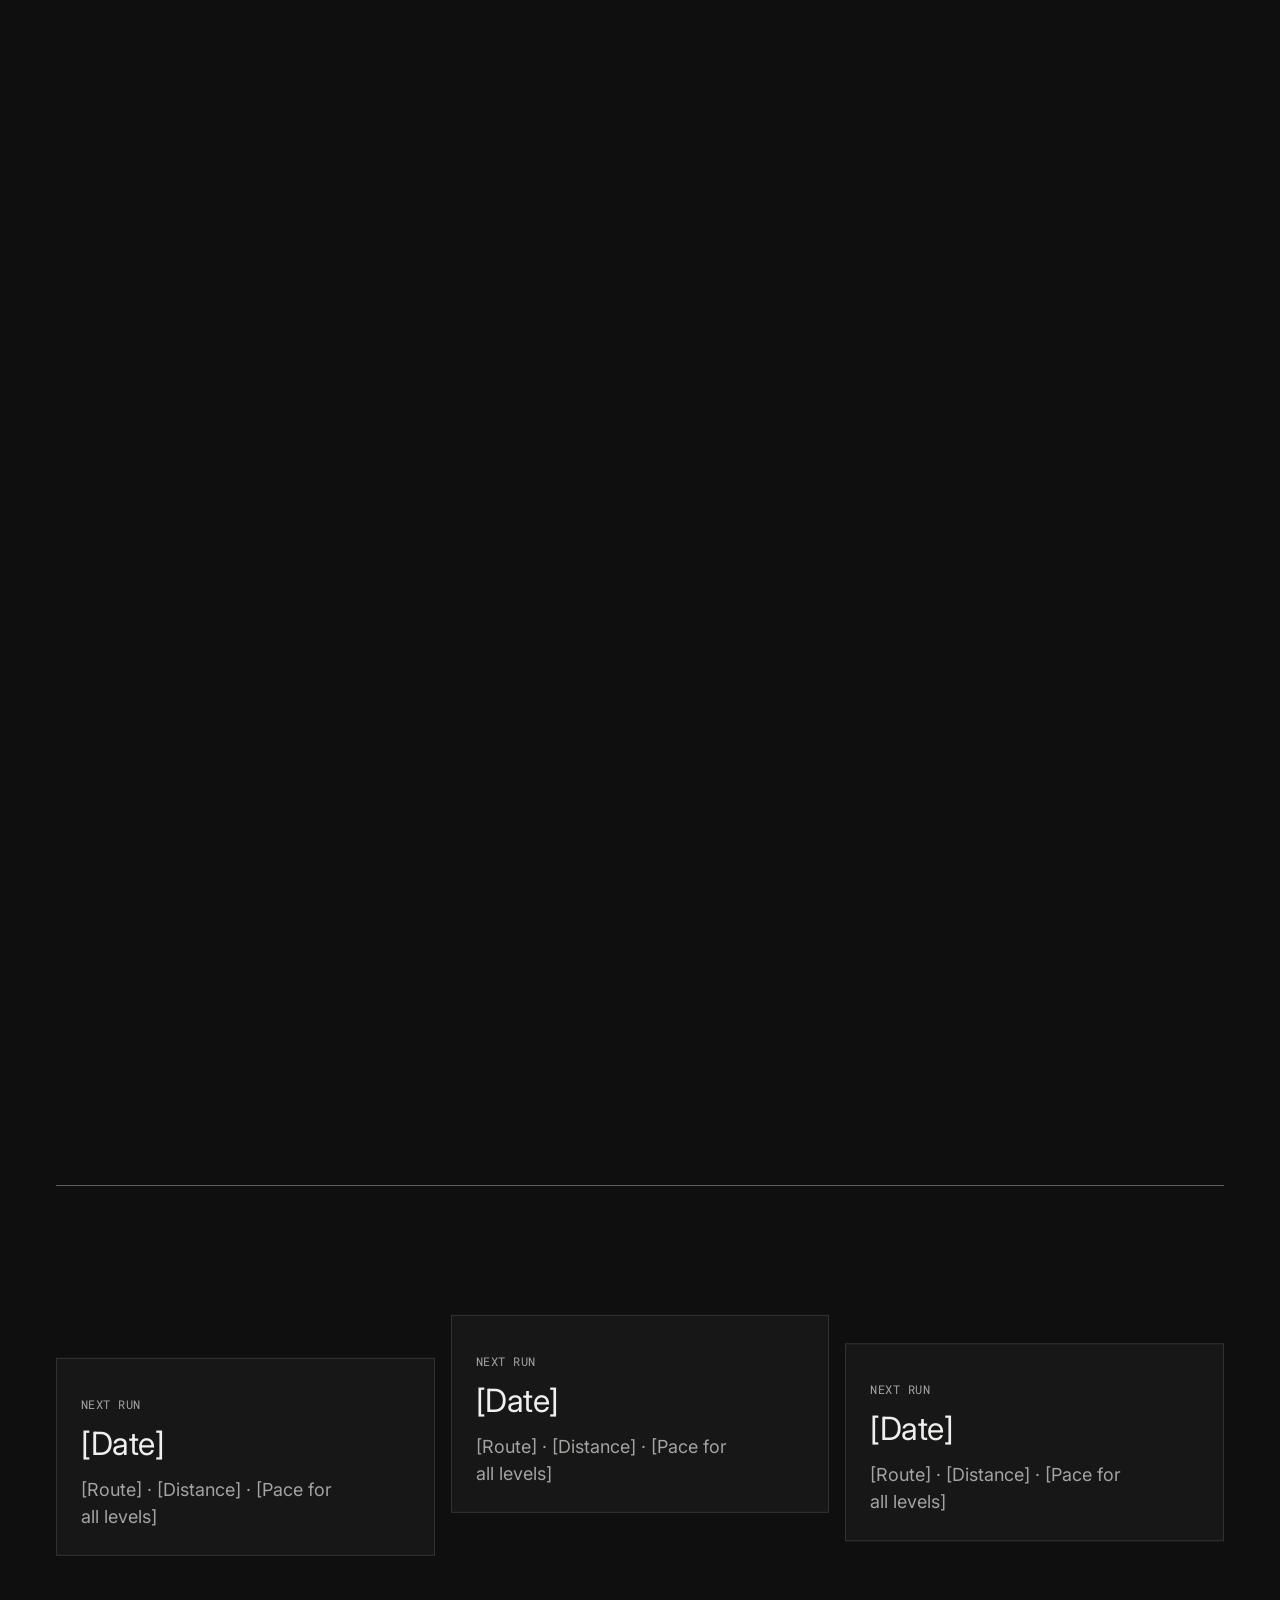
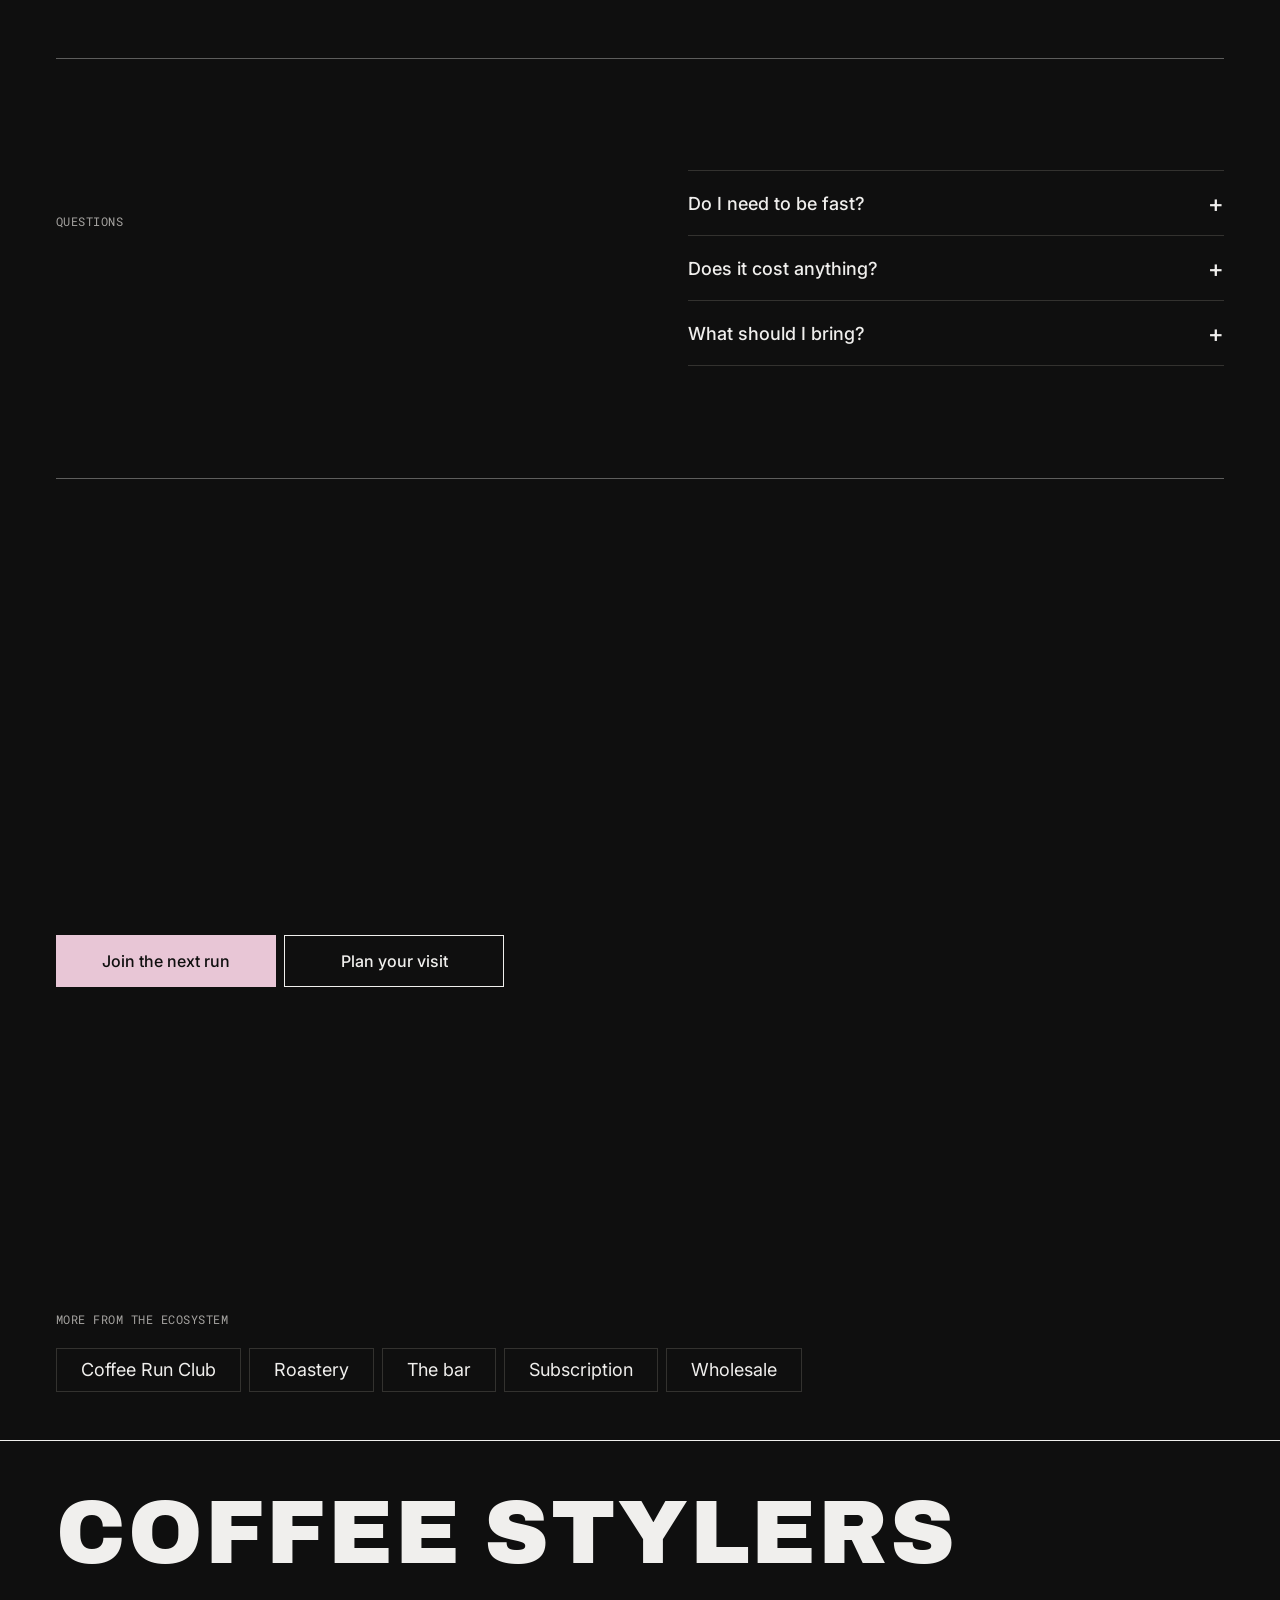
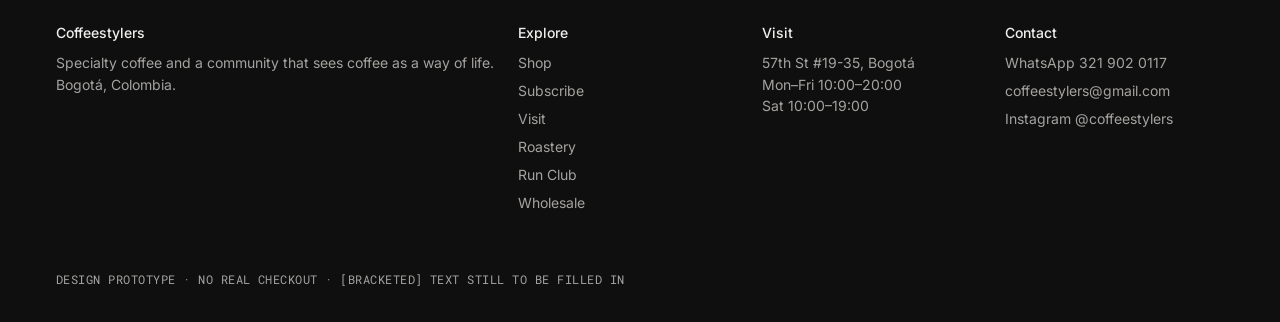
<file: club.html>
<!doctype html>
<html lang="en">
<head>
<meta charset="utf-8">
<meta name="viewport" content="width=device-width, initial-scale=1">
<title>Coffee Run Club · Coffeestylers (prototype)</title>
<meta name="description" content="Responsive redesign prototype for Coffeestylers, a specialty coffee shop in Bogotá.">
<script>document.documentElement.classList.add('js');try{var t=localStorage.getItem('cs-theme');if(t?t==='dark':true)document.documentElement.setAttribute('data-theme','dark')}catch(e){}</script>
<link rel="preconnect" href="https://fonts.googleapis.com">
<link rel="preconnect" href="https://fonts.gstatic.com" crossorigin>
<link rel="stylesheet" href="https://fonts.googleapis.com/css2?family=Archivo+Black&family=Inter:wght@300;400;500&family=Roboto+Mono:wght@400;500&display=swap">
<link rel="stylesheet" href="styles.css?v=1795367517">
<link rel="stylesheet" href="concept-c.css?v=1795368571">
<link rel="stylesheet" href="pages.css?v=1795376394">
<link rel="stylesheet" href="tunnel.css?v=1795380359">
<link rel="stylesheet" href="scenes.css?v=1795380359">
</head>
<body class="pg-c">
<div class="lines" aria-hidden="true"></div>
<header class="hdr"><div class="c hdr-in">
<div style="display:flex;align-items:center"><a class="brand" href="index.html" aria-label="Coffeestylers, home">Coffeestylers</a></div>
<nav class="topnav" aria-label="Main"><a href="shop.html">Shop</a><a href="subscribe.html">Subscribe</a><a href="visit.html">Visit</a><a href="index.html#ecosystem">Ecosystem</a></nav>
<div class="acts"><div class="lang"><button class="lang-btn" type="button" aria-haspopup="listbox" aria-expanded="false" aria-label="Language"><span class="cur">EN</span><svg viewBox="0 0 24 24" aria-hidden="true"><path d="M6 9l6 6 6-6"/></svg></button><ul class="lang-menu" role="listbox" aria-label="Language" hidden><li role="presentation"><button type="button" role="option" data-l="en" lang="en" aria-selected="true">English</button></li><li role="presentation"><button type="button" role="option" data-l="es" lang="es" aria-selected="false">Español</button></li><li role="presentation"><button type="button" role="option" data-l="fr" lang="fr" aria-selected="false">Français</button></li></ul></div><button class="inv theme" type="button" role="switch" aria-checked="false" aria-label="Dark mode"><span class="trk" aria-hidden="true"><svg class="sun" viewBox="0 0 24 24"><circle cx="12" cy="12" r="4"/><path d="M12 2v2M12 20v2M2 12h2M20 12h2M5 5l1.5 1.5M17.5 17.5L19 19M5 19l1.5-1.5M17.5 6.5L19 5"/></svg><svg class="moon" viewBox="0 0 24 24"><path d="M20 14.5A8 8 0 0 1 9.5 4 8 8 0 1 0 20 14.5z"/></svg><i></i></span></button><a class="cartlink" href="#" aria-label="Cart, 0 items">Cart (0)</a><button class="ico s" aria-label="Search" type="button"><svg viewBox="0 0 24 24" aria-hidden="true"><circle cx="11" cy="11" r="7"/><path d="M20 20l-4-4"/></svg></button></div>
</div></header>
<main><section class="pg-hero"><svg class="mono-art" viewBox="0 0 400 240" aria-hidden="true"><circle class="c1" cx="150" cy="120" r="100"/><circle class="c2" cx="250" cy="120" r="100"/></svg><div class="c"><p class="mono eyebrow rv">Coffee Run Club</p><h1 class="frase big" data-sw="" data-sw-en="Run first, coffee after." data-sy="-0.14" style="--d:1">Run first, coffee after.</h1><p class="lead rv" style="--d:2">A free community run that starts and ends at the bar. Every pace is welcome, the coffee is the reward.</p><div class="btns rv" style="--d:3"><a class="btn acc" href="https://wa.me/573219020117">Join the next run</a><a class="btn sec" href="https://www.instagram.com/coffeestylers/" target="_blank" rel="noopener">Follow @coffeestylers</a></div></div></section><section class="pg-photo"><div class="par" data-par="0.08" data-zoom style="background-image:url('https://dcdn-us.mitiendanube.com/stores/007/501/629/themes/rio/2-slide-1776723098379-2462844389-c85ef9081d4256c665a43cc0b9e0ed6b1776723099-1920-1920.webp')"></div></section><section class="scene" aria-label="The ritual" style="--n:3"><div class="tn-stage"><div class="tn-grid" aria-hidden="true"><i class="tn-vl" style="left:0%"></i><i class="tn-vl" style="left:25%"></i><i class="tn-vl" style="left:50%"></i><i class="tn-vl" style="left:75%"></i><i class="tn-vl" style="left:100%"></i><i class="tn-hl" style="top:0%"></i><i class="tn-hl" style="top:33.3%"></i><i class="tn-hl" style="top:66.6%"></i><i class="tn-hl" style="top:100%"></i></div><div class="sc-ghost" aria-hidden="true">01</div><div class="tn-hud"><span class="sc-eyebrow" data-en="The ritual">The ritual</span><span class="sc-count">01 / 03</span></div><h2 class="sc-h" data-en="How a Saturday works">How a Saturday works</h2><div class="tn-blocks"><div class="tn-block"><h3 class="tn-title" data-en="Meet at the bar">Meet at the bar</h3><div class="sc-side"><p class="tn-desc" data-en="[Time] on 57th St. Say hi, stretch, meet the group.">[Time] on 57th St. Say hi, stretch, meet the group.</p></div></div><div class="tn-block"><h3 class="tn-title" data-en="Run together">Run together</h3><div class="sc-side"><p class="tn-desc" data-en="[Distance], with groups by pace. Nobody is left behind.">[Distance], with groups by pace. Nobody is left behind.</p></div></div><div class="tn-block"><h3 class="tn-title" data-en="Coffee after">Coffee after</h3><div class="sc-side"><p class="tn-desc" data-en="Back at the bar for a coffee and a chat. [Runner perk to be defined]">Back at the bar for a coffee and a chat. [Runner perk to be defined]</p></div></div></div><div class="tn-bar" aria-hidden="true"><i></i></div></div></section><section class="pg-sec"><div class="c"><h2 class="frase big" data-sw="" data-sw-en="Upcoming runs">Upcoming runs</h2><div class="runs"><div class="run rv" data-lift="0.03" style="--d:0"><p class="mono suave">Next run</p><h3 class="frase sm">[Date]</h3><p>[Route] · [Distance] · [Pace for all levels]</p></div><div class="run rv" data-lift="0.09" style="--d:1"><p class="mono suave">Next run</p><h3 class="frase sm">[Date]</h3><p>[Route] · [Distance] · [Pace for all levels]</p></div><div class="run rv" data-lift="0.05" style="--d:2"><p class="mono suave">Next run</p><h3 class="frase sm">[Date]</h3><p>[Route] · [Distance] · [Pace for all levels]</p></div></div></div></section><section class="faq"><div class="c split"><div><p class="mono suave eyebrow rv">Questions</p><h2 class="frase big" data-sw="" data-sw-en="Good to know." style="--d:1">Good to know.</h2></div><div class="rv" style="--d:1"><details><summary>Do I need to be fast?</summary><p>No. There are groups by pace, and walking is fine too.</p></details><details><summary>Does it cost anything?</summary><p>Joining is free. [Confirm with the brand]</p></details><details><summary>What should I bring?</summary><p>Comfortable shoes, water and good energy.</p></details></div></div></section><section class="pg-cta"><div class="ghostrow" aria-hidden="true"><span data-px="0.35">COFFEE · STYLERS · COFFEE · STYLERS ·</span></div><div class="c"><h2 class="frase big" data-sw="" data-sw-en="Lace up. The coffee is waiting.">Lace up. The coffee is waiting.</h2><div class="btns rv" style="--d:1"><a class="btn" href="https://wa.me/573219020117">Join the next run</a><a class="btn sec" href="visit.html">Plan your visit</a></div></div></section><div class="ghostrow light" aria-hidden="true"><span data-px="-0.3">Coffee Run Club · Roastery · Bar · Wholesale ·</span></div><section class="pg-more"><div class="c"><p class="mono suave eyebrow">More from the ecosystem</p><div class="mrow"><a href="club.html">Coffee Run Club</a><a href="roastery.html">Roastery</a><a href="visit.html">The bar</a><a href="subscribe.html">Subscription</a><a href="wholesale.html">Wholesale</a></div></div></section></main>
<footer class="pie"><div class="c">
<div class="gran" aria-hidden="true"><span class="ln"><span>Coffee</span></span><span class="ln"><span>Stylers</span></span></div>
<div class="cols">
<div><strong>Coffeestylers</strong>Specialty coffee and a community that sees coffee as a way of life. Bogotá, Colombia.</div>
<div><strong>Explore</strong><a href="shop.html">Shop</a><a href="subscribe.html">Subscribe</a><a href="visit.html">Visit</a><a href="roastery.html">Roastery</a><a href="club.html">Run Club</a><a href="wholesale.html">Wholesale</a></div>
<div><strong>Visit</strong><span>57th St #19-35, Bogotá</span><span>Mon–Fri 10:00–20:00</span><span>Sat 10:00–19:00</span></div>
<div><strong>Contact</strong><a href="https://wa.me/573219020117">WhatsApp 321 902 0117</a><a href="mailto:coffeestylers@gmail.com">coffeestylers@gmail.com</a><a href="https://www.instagram.com/coffeestylers/">Instagram @coffeestylers</a></div>
</div>
<span class="mono">Design prototype · no real checkout · [bracketed] text still to be filled in</span>
</div></footer>
<nav class="nav" aria-label="Main"><div class="c"><a href="shop.html"><svg viewBox="0 0 24 24" aria-hidden="true"><path d="M5 8h12v6a5 5 0 0 1-5 5h-2a5 5 0 0 1-5-5z"/><path d="M17 10h1.5a2.5 2.5 0 0 1 0 5H17"/></svg>Shop</a><a href="subscribe.html"><svg viewBox="0 0 24 24" aria-hidden="true"><path d="M4 12a8 8 0 0 1 14-5.3M20 12a8 8 0 0 1-14 5.3"/><path d="M18 3v4h-4M6 21v-4h4"/></svg>Subscribe</a><a href="visit.html"><svg viewBox="0 0 24 24" aria-hidden="true"><path d="M12 21s-7-6.2-7-11a7 7 0 0 1 14 0c0 4.8-7 11-7 11z"/><circle cx="12" cy="10" r="2.5"/></svg>Visit</a><a href="#" aria-label="Cart, 0 items"><svg viewBox="0 0 24 24" aria-hidden="true"><path d="M6 7h12l-1 13H7z"/><path d="M9 7a3 3 0 0 1 6 0"/></svg>Cart</a></div></nav>
<script src="i18n.js?v=1795367517"></script>
<script src="app.js?v=1795367517"></script>
<script src="pages.js?v=1795368571"></script>
<script src="scenes.js?v=1795380359"></script>
</body>
</html>
</file>
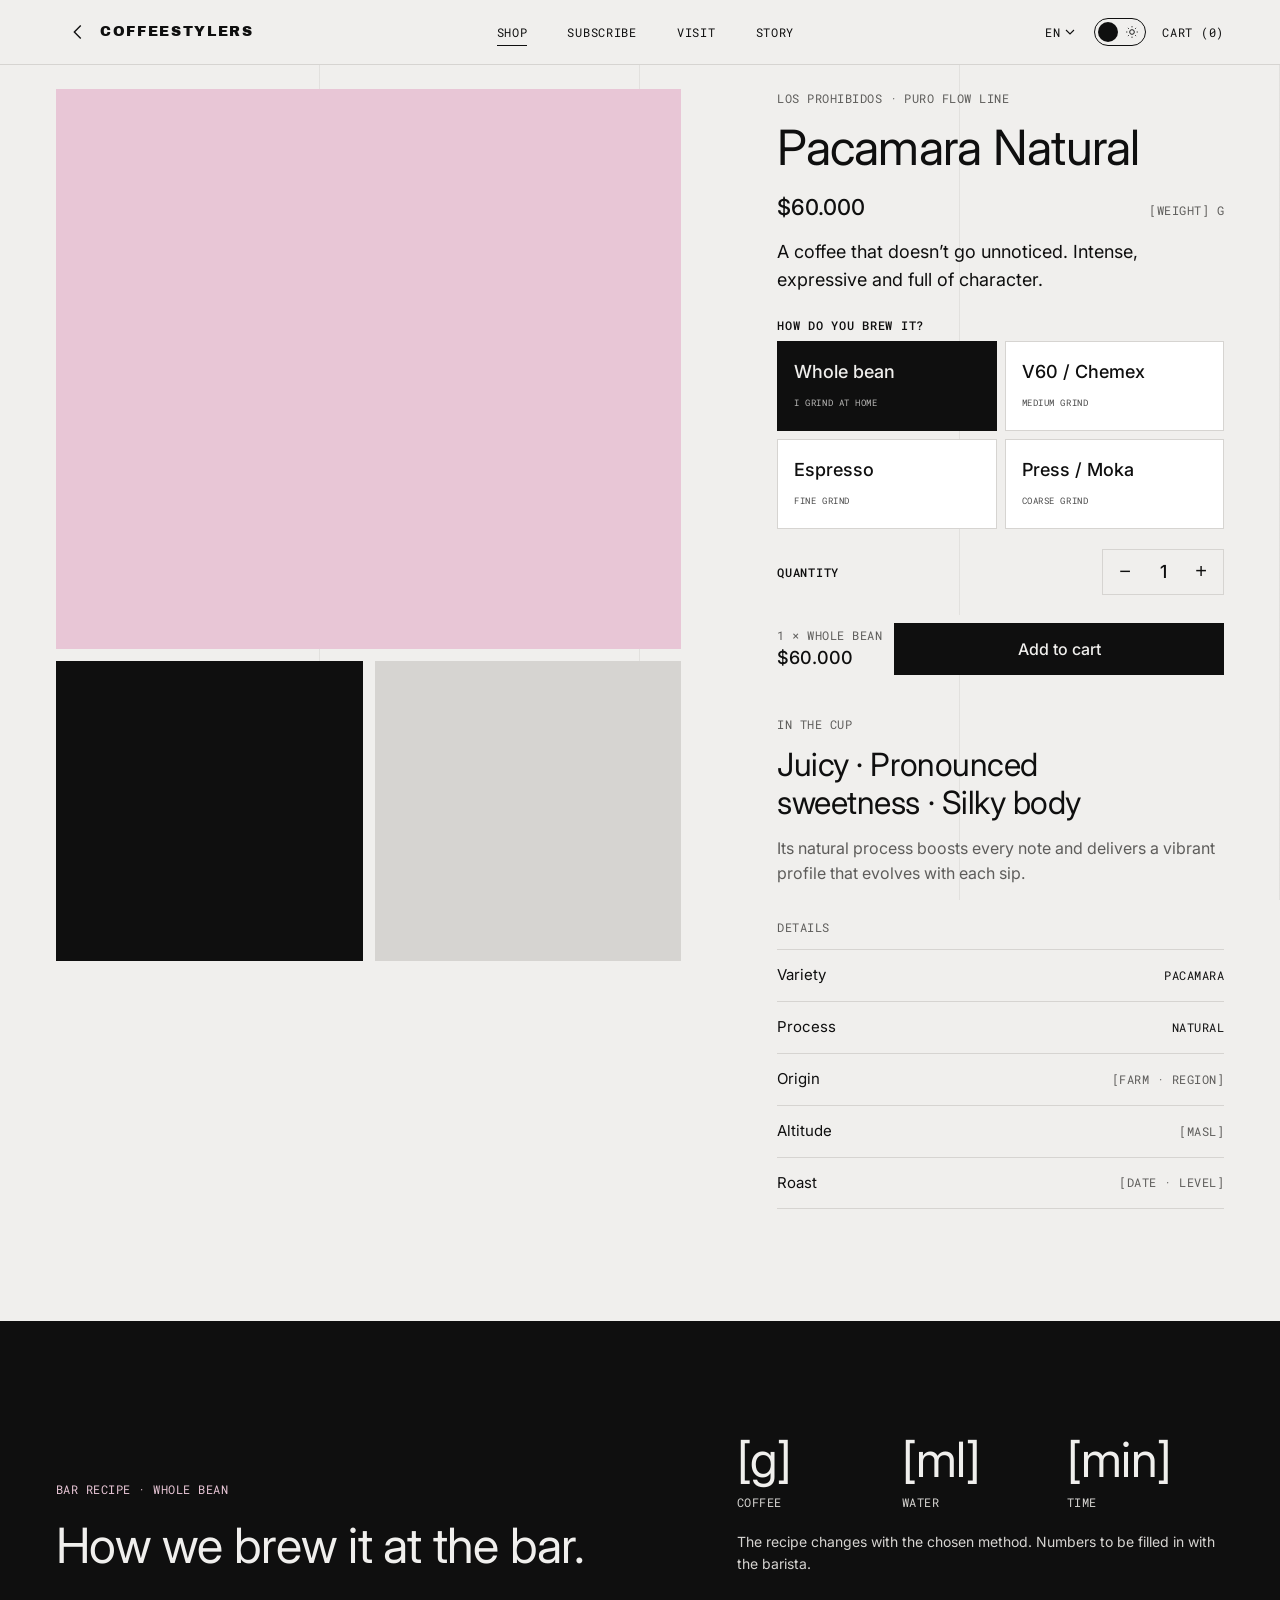
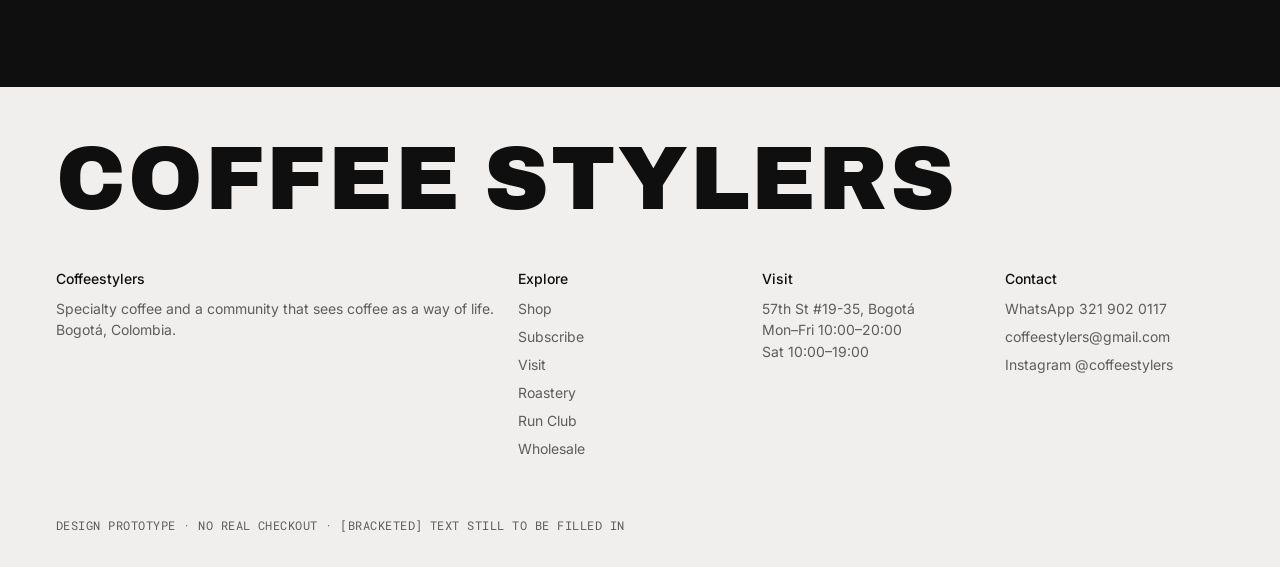
<file: product.html>
<!doctype html>
<html lang="en">
<head>
<meta charset="utf-8">
<meta name="viewport" content="width=device-width, initial-scale=1">
<title>Pacamara Natural · Coffeestylers (prototype)</title>
<meta name="description" content="Responsive redesign prototype for Coffeestylers, a specialty coffee shop in Bogotá.">
<script>document.documentElement.classList.add('js');try{var t=localStorage.getItem('cs-theme');if(t?t==='dark':matchMedia('(prefers-color-scheme: dark)').matches)document.documentElement.setAttribute('data-theme','dark')}catch(e){}</script>
<link rel="preconnect" href="https://fonts.googleapis.com">
<link rel="preconnect" href="https://fonts.gstatic.com" crossorigin>
<link rel="stylesheet" href="https://fonts.googleapis.com/css2?family=Archivo+Black&family=Inter:wght@300;400;500&family=Roboto+Mono:wght@400;500&display=swap">
<link rel="stylesheet" href="styles.css?v=1795367517">
</head>
<body>
<div class="lines" aria-hidden="true"></div>
<header class="hdr"><div class="c hdr-in">
<div style="display:flex;align-items:center"><a class="ico" href="shop.html" aria-label="Back to the shop"><svg viewBox="0 0 24 24" aria-hidden="true"><path d="M15 5l-7 7 7 7"/></svg></a><a class="brand" href="index.html" aria-label="Coffeestylers, home">Coffeestylers</a></div>
<nav class="topnav" aria-label="Main"><a href="shop.html" aria-current="page">Shop</a><a href="subscribe.html">Subscribe</a><a href="visit.html">Visit</a><a href="index.html#story">Story</a></nav>
<div class="acts"><div class="lang"><button class="lang-btn" type="button" aria-haspopup="listbox" aria-expanded="false" aria-label="Language"><span class="cur">EN</span><svg viewBox="0 0 24 24" aria-hidden="true"><path d="M6 9l6 6 6-6"/></svg></button><ul class="lang-menu" role="listbox" aria-label="Language" hidden><li role="presentation"><button type="button" role="option" data-l="en" lang="en" aria-selected="true">English</button></li><li role="presentation"><button type="button" role="option" data-l="es" lang="es" aria-selected="false">Español</button></li><li role="presentation"><button type="button" role="option" data-l="fr" lang="fr" aria-selected="false">Français</button></li></ul></div><button class="inv theme" type="button" role="switch" aria-checked="false" aria-label="Dark mode"><span class="trk" aria-hidden="true"><svg class="sun" viewBox="0 0 24 24"><circle cx="12" cy="12" r="4"/><path d="M12 2v2M12 20v2M2 12h2M20 12h2M5 5l1.5 1.5M17.5 17.5L19 19M5 19l1.5-1.5M17.5 6.5L19 5"/></svg><svg class="moon" viewBox="0 0 24 24"><path d="M20 14.5A8 8 0 0 1 9.5 4 8 8 0 1 0 20 14.5z"/></svg><i></i></span></button><a class="cartlink" href="#" aria-label="Cart, 0 items">Cart (0)</a><button class="ico s" aria-label="Search" type="button"><svg viewBox="0 0 24 24" aria-hidden="true"><circle cx="11" cy="11" r="7"/><path d="M20 20l-4-4"/></svg></button></div>
</div></header>
<main>

<section style="padding-top:24px"><div class="c split rev">
<div class="gal">
<div class="foto rosa"><div class="par" data-par="0.05" data-zoom style="background-image:url('https://dcdn-us.mitiendanube.com/stores/007/501/629/products/sin-titulo-1-de0b23dd6bac31ea5417761088496588-1024-1024.webp')"></div></div>
<div class="foto tinta"><div class="par" data-par="0.05" data-zoom style="background-image:url('https://dcdn-us.mitiendanube.com/stores/007/501/629/products/caturra1-79367eb1b5d95901f317761109794595-1024-1024.webp')"></div></div>
<div class="foto"><div class="par" data-par="0.05" data-zoom style="background-image:url('https://dcdn-us.mitiendanube.com/stores/007/501/629/products/blend-45b97516e95f1cf53217761098308810-1024-1024.webp')"></div></div>
</div>
<div class="sticky">
<p class="mono suave" style="margin:0 0 12px">Los Prohibidos · Puro Flow line</p>
<h1 class="frase mid" style="margin-bottom:14px">Pacamara Natural</h1>
<div style="display:flex;justify-content:space-between;align-items:baseline;margin-bottom:14px"><span style="font-size:22px;font-weight:500" id="total">$60.000</span><span class="mono suave">[Weight] g</span></div>
<p style="margin:0 0 24px;font-size:18px">A coffee that doesn’t go unnoticed. Intense, expressive and full of character.</p>
<span class="lbl" id="gl">How do you brew it?</span>
<div class="opc" role="radiogroup" aria-labelledby="gl" id="moliendas">
<button type="button" role="radio" aria-checked="true" data-g="Whole bean"><strong>Whole bean</strong><small>I grind at home</small></button>
<button type="button" role="radio" aria-checked="false" data-g="V60"><strong>V60 / Chemex</strong><small>Medium grind</small></button>
<button type="button" role="radio" aria-checked="false" data-g="Espresso"><strong>Espresso</strong><small>Fine grind</small></button>
<button type="button" role="radio" aria-checked="false" data-g="Press"><strong>Press / Moka</strong><small>Coarse grind</small></button>
</div>
<div style="display:flex;justify-content:space-between;align-items:center;margin:20px 0"><span class="lbl" style="margin:0">Quantity</span>
<div class="cant"><button type="button" id="menos" aria-label="Remove one bag">−</button><span id="qty" aria-live="polite">1</span><button type="button" id="mas" aria-label="Add one bag">+</button></div></div>
<div class="compra"><div class="c in"><div><span class="mono suave" style="font-size:12px;display:block" id="resumen">1 × Whole bean</span><strong id="total2" style="font-size:18px;font-weight:500">$60.000</strong></div><button class="btn" type="button" id="agregar">Add to cart</button></div></div>
<div style="margin-top:40px"><p class="mono suave" style="margin:0 0 12px">In the cup</p>
<p class="frase sm" style="margin-bottom:14px">Juicy · Pronounced sweetness · Silky body</p>
<p class="suave" style="margin:0 0 32px;font-size:16px">Its natural process boosts every note and delivers a vibrant profile that evolves with each sip.</p>
<p class="mono suave" style="margin:0 0 12px">Details</p>
<div class="fila"><span>Variety</span><span class="mono">Pacamara</span></div>
<div class="fila"><span>Process</span><span class="mono">Natural</span></div>
<div class="fila"><span>Origin</span><span class="mono pend">[Farm · region]</span></div>
<div class="fila"><span>Altitude</span><span class="mono pend">[masl]</span></div>
<div class="fila"><span>Roast</span><span class="mono pend">[Date · level]</span></div></div>
</div></div></section>
<section class="oscuro"><div class="c duo">
<div class="rv"><p class="mono eyebrow" style="color:var(--rosa)">Bar recipe · <span id="metodo">Whole bean</span></p>
<p class="frase mid" style="color:var(--paper0)">How we brew it at the bar.</p></div>
<div class="rv" style="--d:1"><div style="display:grid;grid-template-columns:repeat(3,1fr);gap:8px">
<div><div class="frase big" style="font-size:var(--h2)">[g]</div><span class="mono suave" style="font-size:12px">Coffee</span></div>
<div><div class="frase big" style="font-size:var(--h2)">[ml]</div><span class="mono suave" style="font-size:12px">Water</span></div>
<div><div class="frase big" style="font-size:var(--h2)">[min]</div><span class="mono suave" style="font-size:12px">Time</span></div></div>
<p style="margin:16px 0 0;font-size:14px">The recipe changes with the chosen method. Numbers to be filled in with the barista.</p></div>
</div></section>

</main>
<footer class="pie"><div class="c">
<div class="gran" aria-hidden="true"><span class="ln"><span>Coffee</span></span><span class="ln"><span>Stylers</span></span></div>
<div class="cols">
<div><strong>Coffeestylers</strong>Specialty coffee and a community that sees coffee as a way of life. Bogotá, Colombia.</div>
<div><strong>Explore</strong><a href="shop.html">Shop</a><a href="subscribe.html">Subscribe</a><a href="visit.html">Visit</a><a href="roastery.html">Roastery</a><a href="club.html">Run Club</a><a href="wholesale.html">Wholesale</a></div>
<div><strong>Visit</strong><span>57th St #19-35, Bogotá</span><span>Mon–Fri 10:00–20:00</span><span>Sat 10:00–19:00</span></div>
<div><strong>Contact</strong><a href="https://wa.me/573219020117">WhatsApp 321 902 0117</a><a href="mailto:coffeestylers@gmail.com">coffeestylers@gmail.com</a><a href="https://www.instagram.com/coffeestylers/">Instagram @coffeestylers</a></div>
</div>
<span class="mono">Design prototype · no real checkout · [bracketed] text still to be filled in</span>
</div></footer>
<nav class="nav" aria-label="Main"><div class="c"><a href="shop.html" aria-current="page"><svg viewBox="0 0 24 24" aria-hidden="true"><path d="M5 8h12v6a5 5 0 0 1-5 5h-2a5 5 0 0 1-5-5z"/><path d="M17 10h1.5a2.5 2.5 0 0 1 0 5H17"/></svg>Shop</a><a href="subscribe.html"><svg viewBox="0 0 24 24" aria-hidden="true"><path d="M4 12a8 8 0 0 1 14-5.3M20 12a8 8 0 0 1-14 5.3"/><path d="M18 3v4h-4M6 21v-4h4"/></svg>Subscribe</a><a href="visit.html"><svg viewBox="0 0 24 24" aria-hidden="true"><path d="M12 21s-7-6.2-7-11a7 7 0 0 1 14 0c0 4.8-7 11-7 11z"/><circle cx="12" cy="10" r="2.5"/></svg>Visit</a><a href="#" aria-label="Cart, 0 items"><svg viewBox="0 0 24 24" aria-hidden="true"><path d="M6 7h12l-1 13H7z"/><path d="M9 7a3 3 0 0 1 6 0"/></svg>Cart</a></div></nav>
<script src="i18n.js?v=1795367517"></script>
<script src="app.js?v=1795367517"></script>
</body>
</html>
</file>
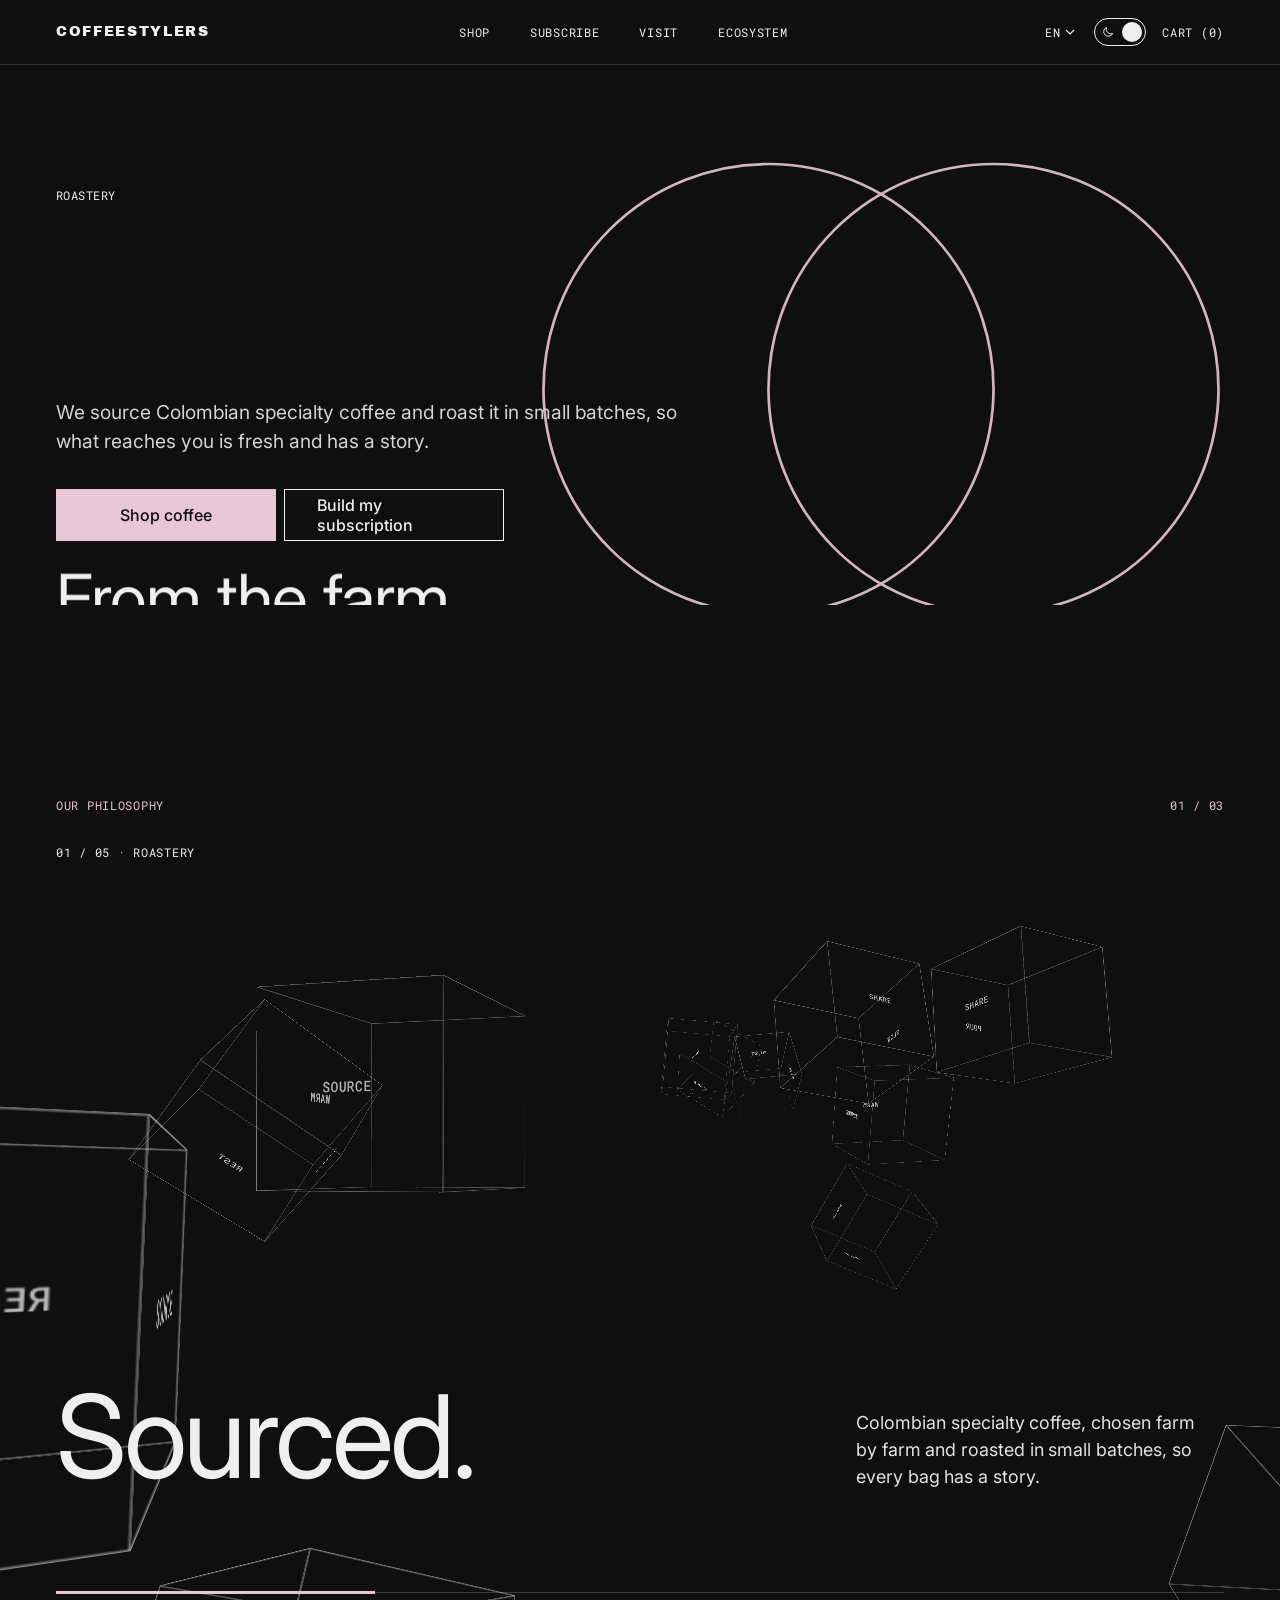
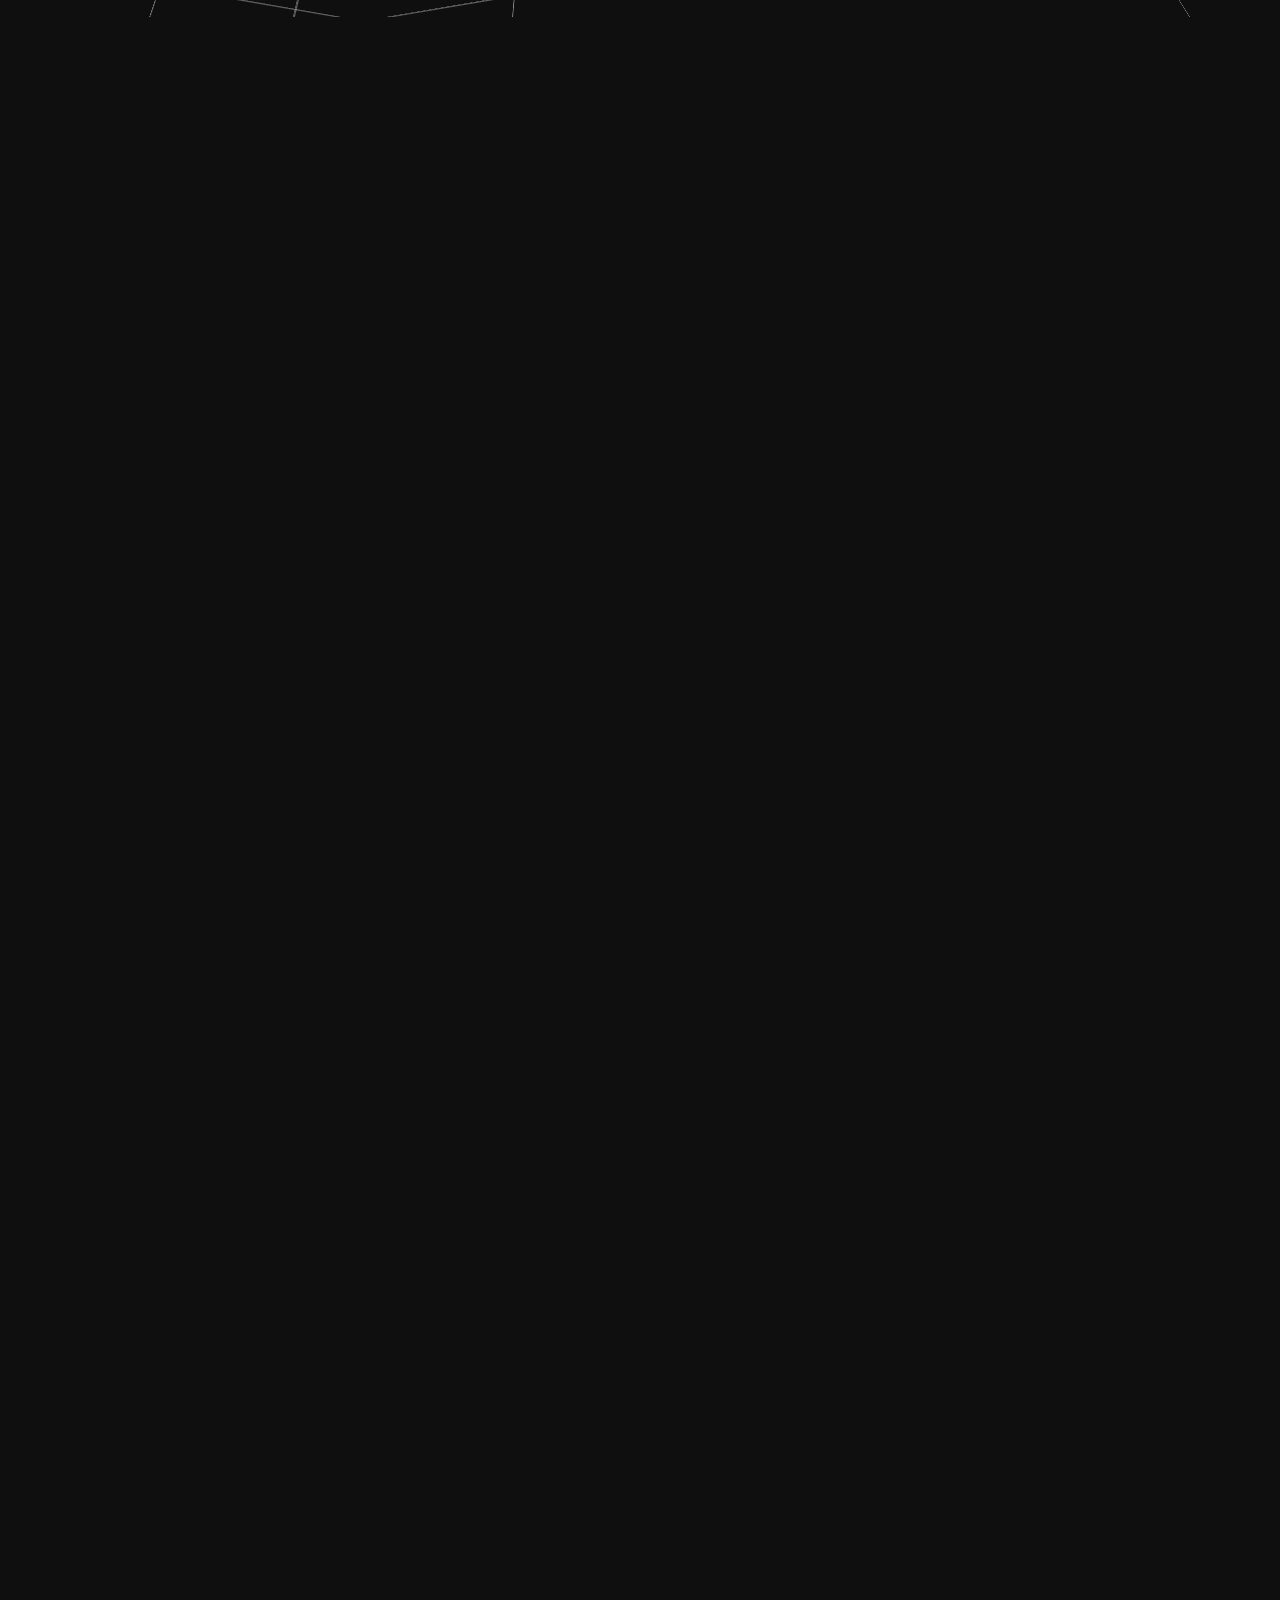
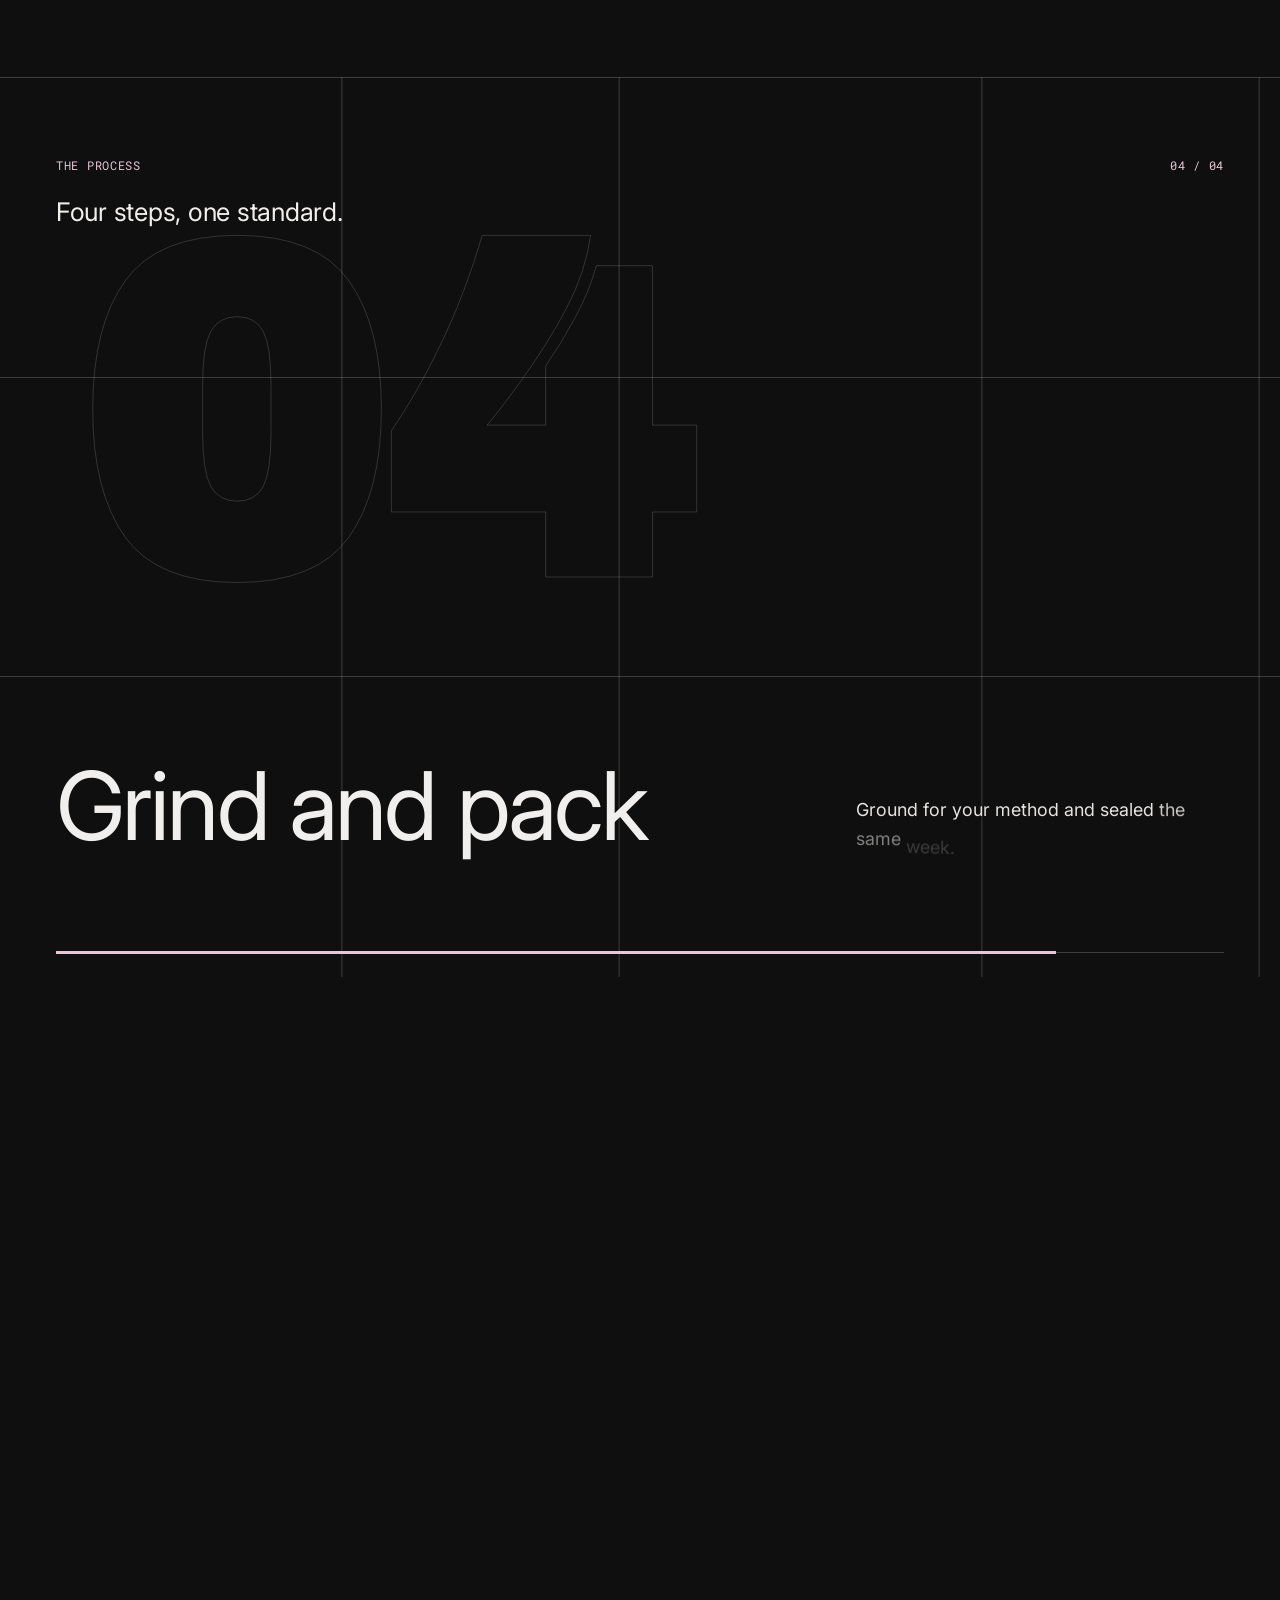
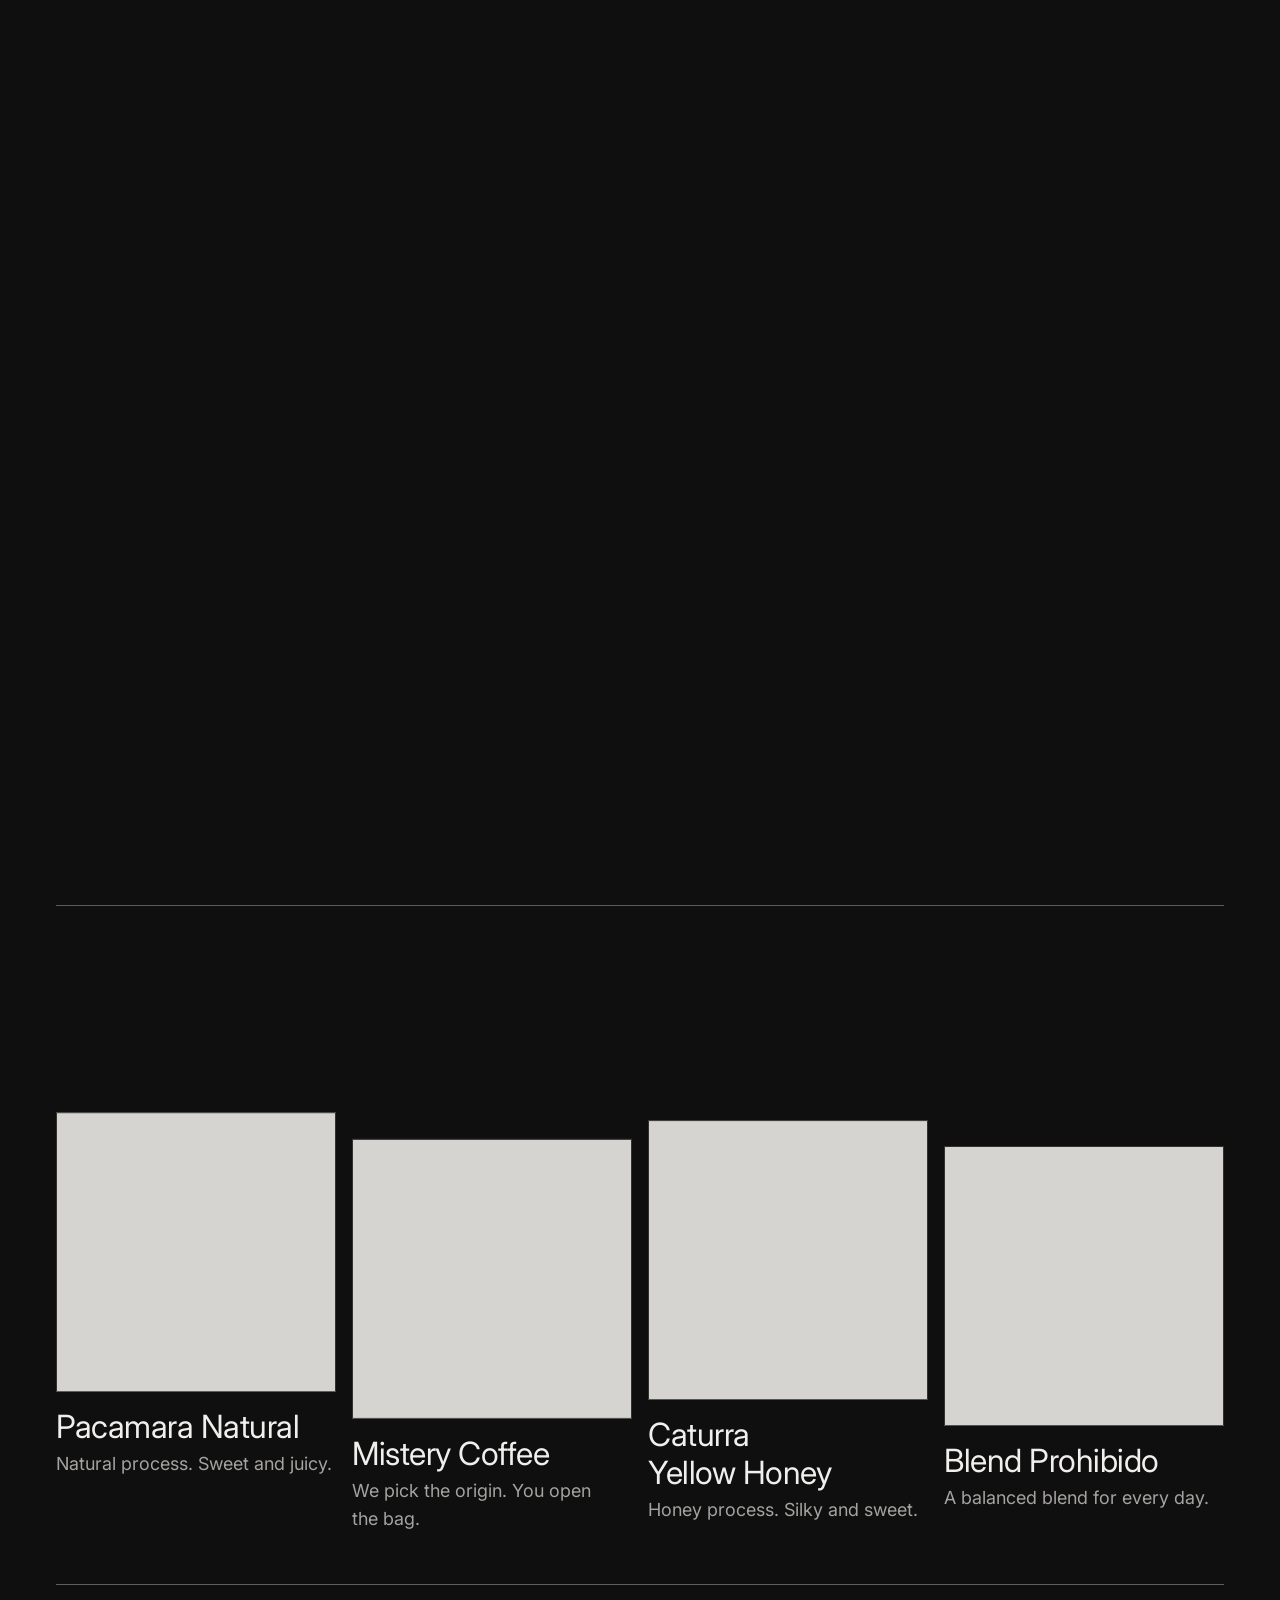
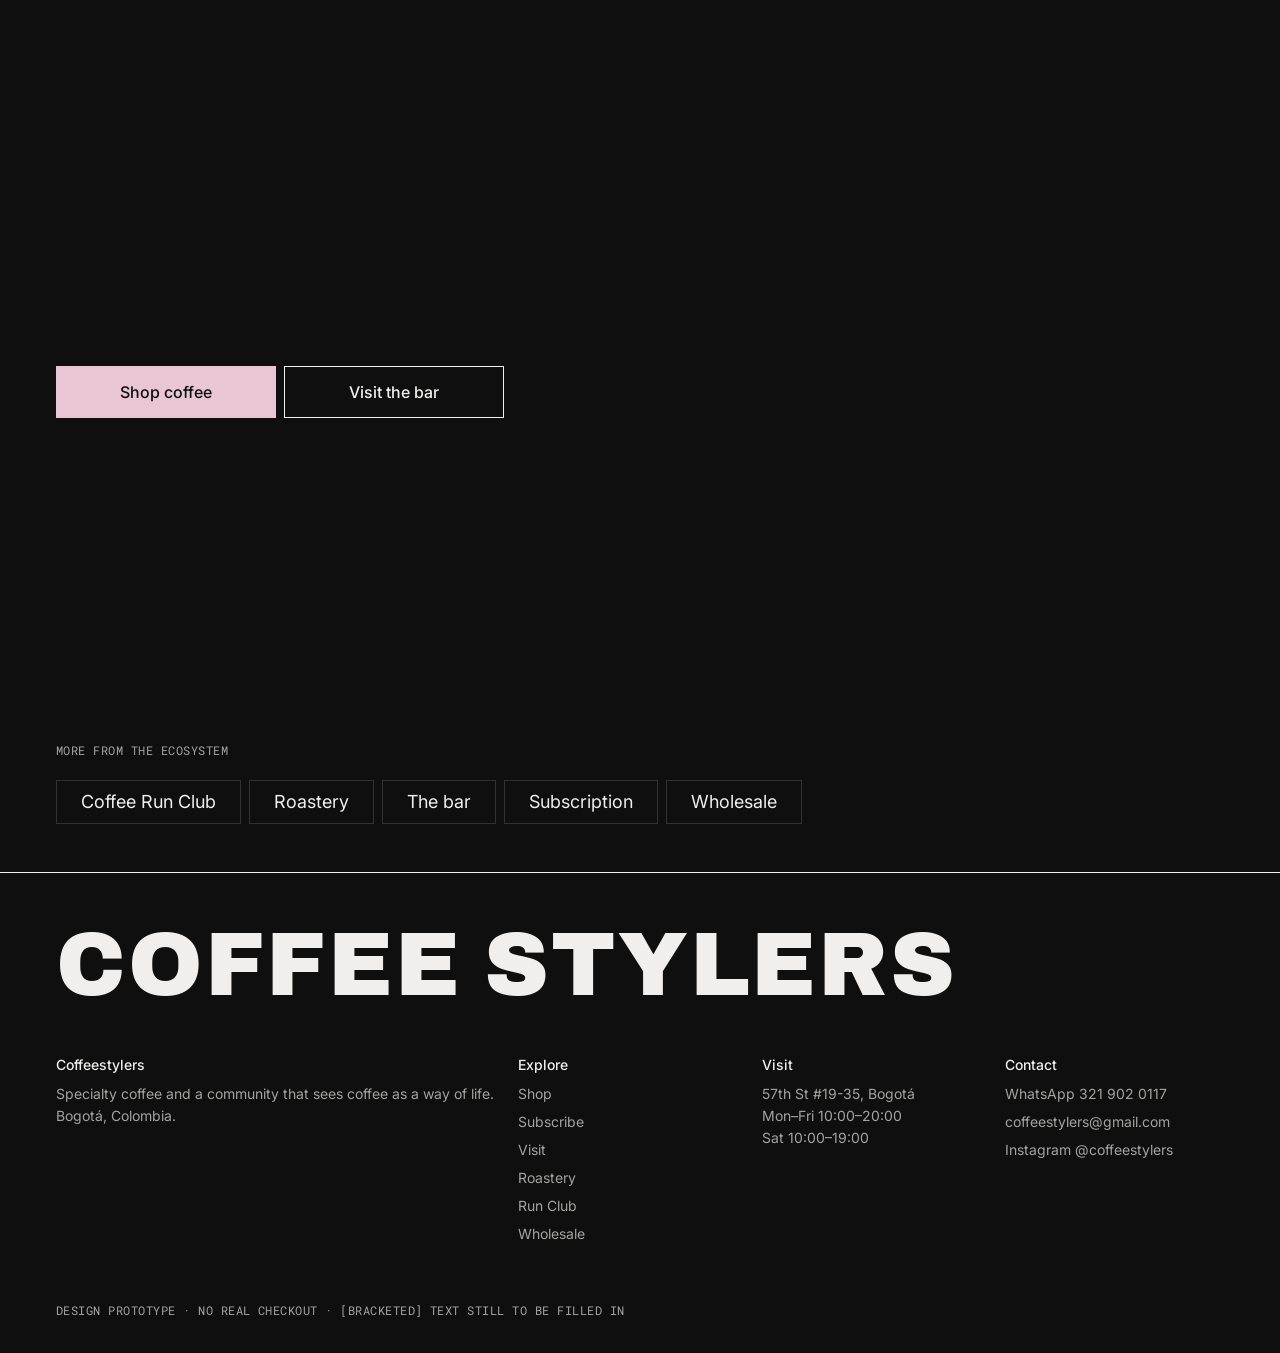
<file: roastery.html>
<!doctype html>
<html lang="en">
<head>
<meta charset="utf-8">
<meta name="viewport" content="width=device-width, initial-scale=1">
<title>Roastery · Coffeestylers (prototype)</title>
<meta name="description" content="Responsive redesign prototype for Coffeestylers, a specialty coffee shop in Bogotá.">
<script>document.documentElement.classList.add('js');try{var t=localStorage.getItem('cs-theme');if(t?t==='dark':true)document.documentElement.setAttribute('data-theme','dark')}catch(e){}</script>
<link rel="preconnect" href="https://fonts.googleapis.com">
<link rel="preconnect" href="https://fonts.gstatic.com" crossorigin>
<link rel="stylesheet" href="https://fonts.googleapis.com/css2?family=Archivo+Black&family=Inter:wght@300;400;500&family=Roboto+Mono:wght@400;500&display=swap">
<link rel="stylesheet" href="styles.css?v=1795367517">
<link rel="stylesheet" href="concept-c.css?v=1795368571">
<link rel="stylesheet" href="pages.css?v=1795376394">
<link rel="stylesheet" href="tunnel.css?v=1795380359">
<link rel="stylesheet" href="scenes.css?v=1795380359">
</head>
<body class="pg-c">
<div class="lines" aria-hidden="true"></div>
<header class="hdr"><div class="c hdr-in">
<div style="display:flex;align-items:center"><a class="brand" href="index.html" aria-label="Coffeestylers, home">Coffeestylers</a></div>
<nav class="topnav" aria-label="Main"><a href="shop.html">Shop</a><a href="subscribe.html">Subscribe</a><a href="visit.html">Visit</a><a href="index.html#ecosystem">Ecosystem</a></nav>
<div class="acts"><div class="lang"><button class="lang-btn" type="button" aria-haspopup="listbox" aria-expanded="false" aria-label="Language"><span class="cur">EN</span><svg viewBox="0 0 24 24" aria-hidden="true"><path d="M6 9l6 6 6-6"/></svg></button><ul class="lang-menu" role="listbox" aria-label="Language" hidden><li role="presentation"><button type="button" role="option" data-l="en" lang="en" aria-selected="true">English</button></li><li role="presentation"><button type="button" role="option" data-l="es" lang="es" aria-selected="false">Español</button></li><li role="presentation"><button type="button" role="option" data-l="fr" lang="fr" aria-selected="false">Français</button></li></ul></div><button class="inv theme" type="button" role="switch" aria-checked="false" aria-label="Dark mode"><span class="trk" aria-hidden="true"><svg class="sun" viewBox="0 0 24 24"><circle cx="12" cy="12" r="4"/><path d="M12 2v2M12 20v2M2 12h2M20 12h2M5 5l1.5 1.5M17.5 17.5L19 19M5 19l1.5-1.5M17.5 6.5L19 5"/></svg><svg class="moon" viewBox="0 0 24 24"><path d="M20 14.5A8 8 0 0 1 9.5 4 8 8 0 1 0 20 14.5z"/></svg><i></i></span></button><a class="cartlink" href="#" aria-label="Cart, 0 items">Cart (0)</a><button class="ico s" aria-label="Search" type="button"><svg viewBox="0 0 24 24" aria-hidden="true"><circle cx="11" cy="11" r="7"/><path d="M20 20l-4-4"/></svg></button></div>
</div></header>
<main><section class="pg-hero"><svg class="mono-art" viewBox="0 0 400 240" aria-hidden="true"><circle class="c1" cx="150" cy="120" r="100"/><circle class="c2" cx="250" cy="120" r="100"/></svg><div class="c"><p class="mono eyebrow rv">Roastery</p><h1 class="frase big" data-sw="" data-sw-en="From the farm to your cup." data-sy="-0.14" style="--d:1">From the farm to your cup.</h1><p class="lead rv" style="--d:2">We source Colombian specialty coffee and roast it in small batches, so what reaches you is fresh and has a story.</p><div class="btns rv" style="--d:3"><a class="btn acc" href="shop.html">Shop coffee</a><a class="btn sec" href="subscribe.html">Build my subscription</a></div></div></section><section class="tunnel" aria-label="Our philosophy"><div class="tn-stage"><div class="tn-scene" aria-hidden="true"><div class="tn-world"></div></div><div class="tn-grid" aria-hidden="true"><i class="tn-vl" style="left:0%"></i><i class="tn-vl" style="left:25%"></i><i class="tn-vl" style="left:50%"></i><i class="tn-vl" style="left:75%"></i><i class="tn-vl" style="left:100%"></i><i class="tn-hl" style="top:0%"></i><i class="tn-hl" style="top:33.3%"></i><i class="tn-hl" style="top:66.6%"></i><i class="tn-hl" style="top:100%"></i></div><div class="tn-media" aria-hidden="true"><i style="background-image:url('https://dcdn-us.mitiendanube.com/stores/007/501/629/themes/rio/2-slide-1776722511349-2597002930-a1817ce833c035aaf366887a9dc242601776722512-1920-1920.webp')"></i></div><div class="tn-hud"><span class="tn-eyebrow" data-en="Our philosophy">Our philosophy</span><span class="tn-count">01 / 03</span></div><div class="tn-blocks"><div class="tn-block" data-b="0"><h2 class="tn-title" data-en="Sourced.">Sourced.</h2><p class="tn-desc" data-en="Colombian specialty coffee, chosen farm by farm and roasted in small batches, so every bag has a story.">Colombian specialty coffee, chosen farm by farm and roasted in small batches, so every bag has a story.</p></div><div class="tn-block" data-b="1"><h2 class="tn-title" data-en="Brewed.">Brewed.</h2><p class="tn-desc" data-en="At home, at the bar or after a Saturday run. Every cup made for the moment it is drunk.">At home, at the bar or after a Saturday run. Every cup made for the moment it is drunk.</p></div><div class="tn-block" data-b="2"><h2 class="tn-title" data-en="Shared.">Shared.</h2><p class="tn-desc" data-en="A community around the table, the road and the bag that arrives each month. That is the ecosystem.">A community around the table, the road and the bag that arrives each month. That is the ecosystem.</p></div></div><div class="tn-bar" aria-hidden="true"><i></i></div></div></section>
<section class="scene" aria-label="The process" style="--n:4"><div class="tn-stage"><div class="tn-grid" aria-hidden="true"><i class="tn-vl" style="left:0%"></i><i class="tn-vl" style="left:25%"></i><i class="tn-vl" style="left:50%"></i><i class="tn-vl" style="left:75%"></i><i class="tn-vl" style="left:100%"></i><i class="tn-hl" style="top:0%"></i><i class="tn-hl" style="top:33.3%"></i><i class="tn-hl" style="top:66.6%"></i><i class="tn-hl" style="top:100%"></i></div><div class="sc-ghost" aria-hidden="true">01</div><div class="tn-hud"><span class="sc-eyebrow" data-en="The process">The process</span><span class="sc-count">01 / 04</span></div><h2 class="sc-h" data-en="Four steps, one standard.">Four steps, one standard.</h2><div class="tn-blocks"><div class="tn-block"><h3 class="tn-title" data-en="Source">Source</h3><div class="sc-side"><p class="tn-desc" data-en="We choose [farms and regions] with partners we trust.">We choose [farms and regions] with partners we trust.</p></div></div><div class="tn-block"><h3 class="tn-title" data-en="Roast">Roast</h3><div class="sc-side"><p class="tn-desc" data-en="Small batches, roasted to bring out sweetness. [Roast profile]">Small batches, roasted to bring out sweetness. [Roast profile]</p></div></div><div class="tn-block"><h3 class="tn-title" data-en="Rest">Rest</h3><div class="sc-side"><p class="tn-desc" data-en="Coffee needs a few days to settle. [Rest time]">Coffee needs a few days to settle. [Rest time]</p></div></div><div class="tn-block"><h3 class="tn-title" data-en="Grind and pack">Grind and pack</h3><div class="sc-side"><p class="tn-desc" data-en="Ground for your method and sealed the same week.">Ground for your method and sealed the same week.</p></div></div></div><div class="tn-bar" aria-hidden="true"><i></i></div></div></section><section class="pg-sec"><div class="c"><h2 class="frase big" data-sw="" data-sw-en="The four coffees">The four coffees</h2><div class="pgrid"><a class="pcard rv" data-lift="0.03" style="--d:0" href="product.html"><span class="pimg" data-clip style="background-image:url('https://dcdn-us.mitiendanube.com/stores/007/501/629/products/sin-titulo-1-de0b23dd6bac31ea5417761088496588-1024-1024.webp')"></span><h3 class="frase sm">Pacamara Natural</h3><p>Natural process. Sweet and juicy.</p></a><a class="pcard rv" data-lift="0.1" style="--d:1" href="product.html"><span class="pimg" data-clip style="background-image:url('https://dcdn-us.mitiendanube.com/stores/007/501/629/products/sin-titulo-1-f8845e8910018749f917761015362830-1024-1024.webp')"></span><h3 class="frase sm">Mistery Coffee</h3><p>We pick the origin. You open the bag.</p></a><a class="pcard rv" data-lift="0.05" style="--d:2" href="product.html"><span class="pimg" data-clip style="background-image:url('https://dcdn-us.mitiendanube.com/stores/007/501/629/products/caturra-a3a93360a88d8051ca17761109795129-1024-1024.webp')"></span><h3 class="frase sm">Caturra Yellow Honey</h3><p>Honey process. Silky and sweet.</p></a><a class="pcard rv" data-lift="0.12" style="--d:3" href="product.html"><span class="pimg" data-clip style="background-image:url('https://dcdn-us.mitiendanube.com/stores/007/501/629/products/blend-45b97516e95f1cf53217761098308810-1024-1024.webp')"></span><h3 class="frase sm">Blend Prohibido</h3><p>A balanced blend for every day.</p></a></div></div></section><section class="pg-cta"><div class="ghostrow" aria-hidden="true"><span data-px="0.35">COFFEE · STYLERS · COFFEE · STYLERS ·</span></div><div class="c"><h2 class="frase big" data-sw="" data-sw-en="Taste the difference.">Taste the difference.</h2><div class="btns rv" style="--d:1"><a class="btn" href="shop.html">Shop coffee</a><a class="btn sec" href="visit.html">Visit the bar</a></div></div></section><div class="ghostrow light" aria-hidden="true"><span data-px="-0.3">Coffee Run Club · Roastery · Bar · Wholesale ·</span></div><section class="pg-more"><div class="c"><p class="mono suave eyebrow">More from the ecosystem</p><div class="mrow"><a href="club.html">Coffee Run Club</a><a href="roastery.html">Roastery</a><a href="visit.html">The bar</a><a href="subscribe.html">Subscription</a><a href="wholesale.html">Wholesale</a></div></div></section></main>
<footer class="pie"><div class="c">
<div class="gran" aria-hidden="true"><span class="ln"><span>Coffee</span></span><span class="ln"><span>Stylers</span></span></div>
<div class="cols">
<div><strong>Coffeestylers</strong>Specialty coffee and a community that sees coffee as a way of life. Bogotá, Colombia.</div>
<div><strong>Explore</strong><a href="shop.html">Shop</a><a href="subscribe.html">Subscribe</a><a href="visit.html">Visit</a><a href="roastery.html">Roastery</a><a href="club.html">Run Club</a><a href="wholesale.html">Wholesale</a></div>
<div><strong>Visit</strong><span>57th St #19-35, Bogotá</span><span>Mon–Fri 10:00–20:00</span><span>Sat 10:00–19:00</span></div>
<div><strong>Contact</strong><a href="https://wa.me/573219020117">WhatsApp 321 902 0117</a><a href="mailto:coffeestylers@gmail.com">coffeestylers@gmail.com</a><a href="https://www.instagram.com/coffeestylers/">Instagram @coffeestylers</a></div>
</div>
<span class="mono">Design prototype · no real checkout · [bracketed] text still to be filled in</span>
</div></footer>
<nav class="nav" aria-label="Main"><div class="c"><a href="shop.html"><svg viewBox="0 0 24 24" aria-hidden="true"><path d="M5 8h12v6a5 5 0 0 1-5 5h-2a5 5 0 0 1-5-5z"/><path d="M17 10h1.5a2.5 2.5 0 0 1 0 5H17"/></svg>Shop</a><a href="subscribe.html"><svg viewBox="0 0 24 24" aria-hidden="true"><path d="M4 12a8 8 0 0 1 14-5.3M20 12a8 8 0 0 1-14 5.3"/><path d="M18 3v4h-4M6 21v-4h4"/></svg>Subscribe</a><a href="visit.html"><svg viewBox="0 0 24 24" aria-hidden="true"><path d="M12 21s-7-6.2-7-11a7 7 0 0 1 14 0c0 4.8-7 11-7 11z"/><circle cx="12" cy="10" r="2.5"/></svg>Visit</a><a href="#" aria-label="Cart, 0 items"><svg viewBox="0 0 24 24" aria-hidden="true"><path d="M6 7h12l-1 13H7z"/><path d="M9 7a3 3 0 0 1 6 0"/></svg>Cart</a></div></nav>
<script src="i18n.js?v=1795367517"></script>
<script src="app.js?v=1795367517"></script>
<script src="pages.js?v=1795368571"></script>
<script src="tunnel.js?v=1795378997"></script>
<script src="scenes.js?v=1795380359"></script>
</body>
</html>
</file>
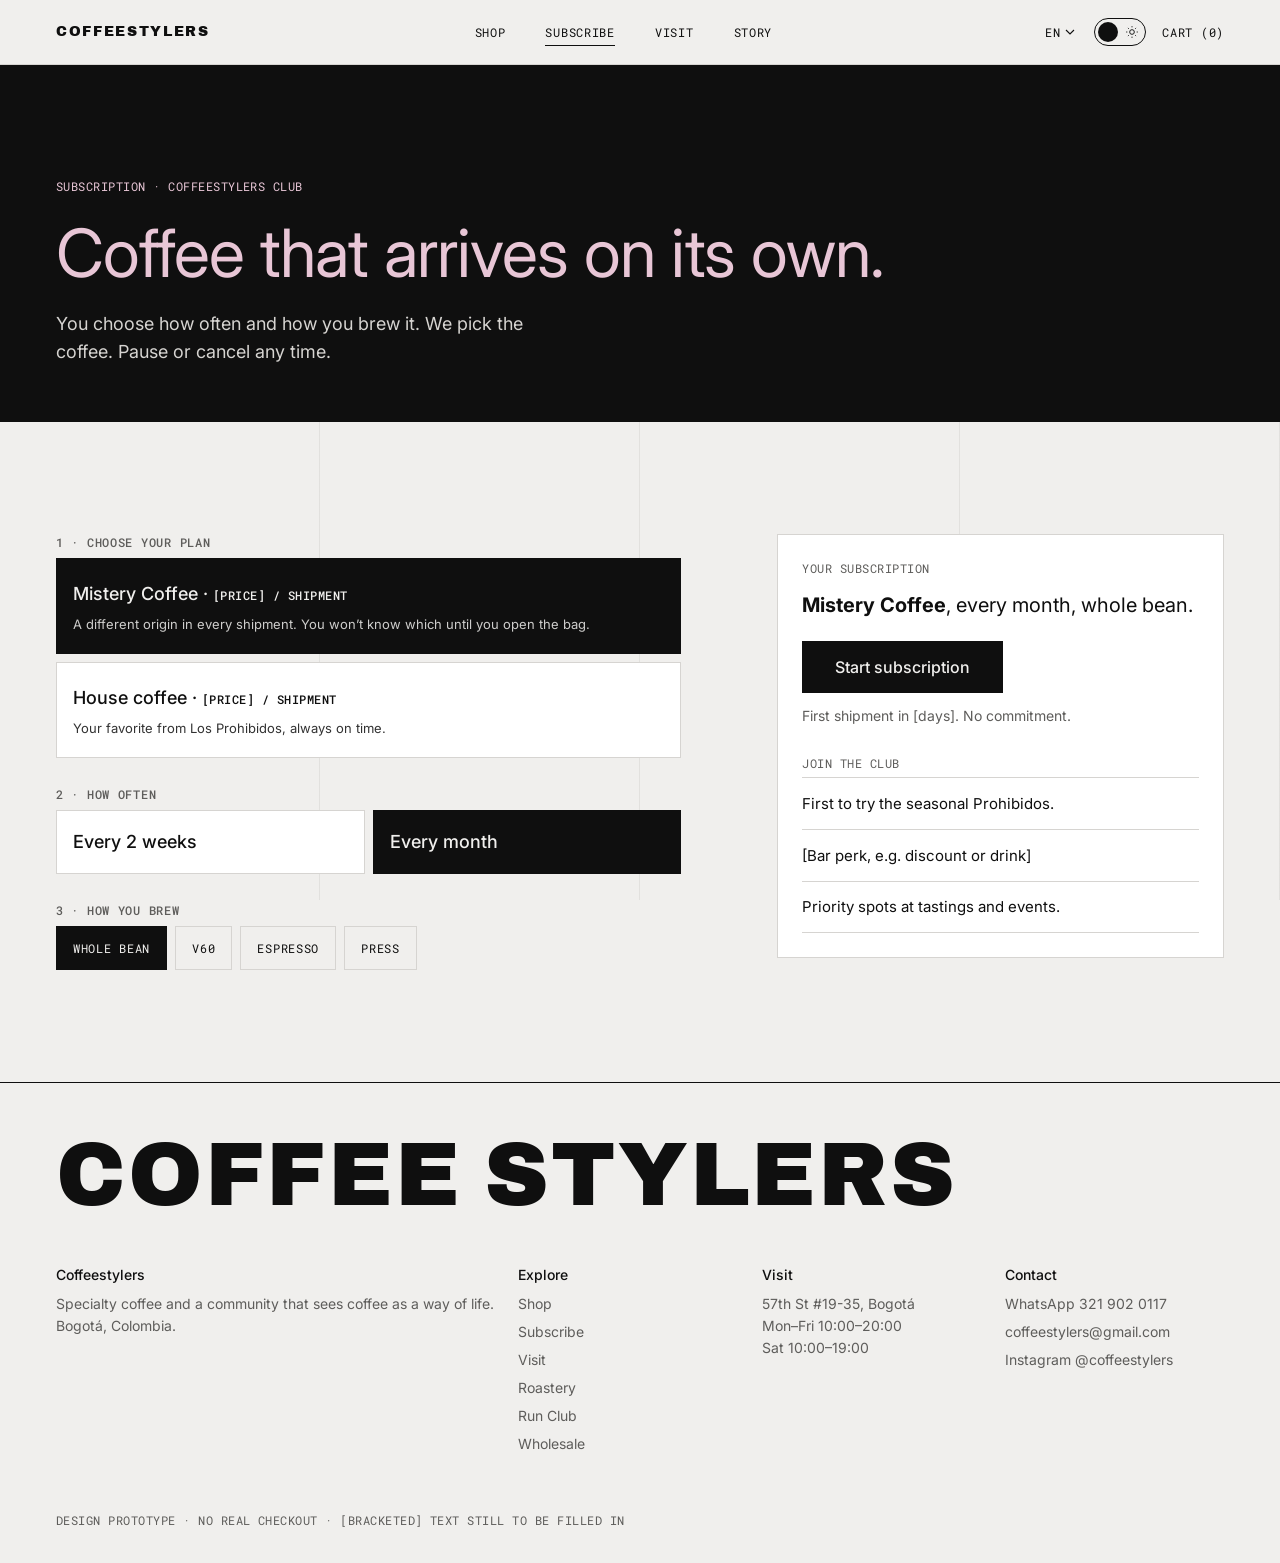
<file: subscribe.html>
<!doctype html>
<html lang="en">
<head>
<meta charset="utf-8">
<meta name="viewport" content="width=device-width, initial-scale=1">
<title>Subscribe · Coffeestylers (prototype)</title>
<meta name="description" content="Responsive redesign prototype for Coffeestylers, a specialty coffee shop in Bogotá.">
<script>document.documentElement.classList.add('js');try{var t=localStorage.getItem('cs-theme');if(t?t==='dark':matchMedia('(prefers-color-scheme: dark)').matches)document.documentElement.setAttribute('data-theme','dark')}catch(e){}</script>
<link rel="preconnect" href="https://fonts.googleapis.com">
<link rel="preconnect" href="https://fonts.gstatic.com" crossorigin>
<link rel="stylesheet" href="https://fonts.googleapis.com/css2?family=Archivo+Black&family=Inter:wght@300;400;500&family=Roboto+Mono:wght@400;500&display=swap">
<link rel="stylesheet" href="styles.css?v=1795367517">
</head>
<body>
<div class="lines" aria-hidden="true"></div>
<header class="hdr"><div class="c hdr-in">
<div style="display:flex;align-items:center"><a class="brand" href="index.html" aria-label="Coffeestylers, home">Coffeestylers</a></div>
<nav class="topnav" aria-label="Main"><a href="shop.html">Shop</a><a href="subscribe.html" aria-current="page">Subscribe</a><a href="visit.html">Visit</a><a href="index.html#story">Story</a></nav>
<div class="acts"><div class="lang"><button class="lang-btn" type="button" aria-haspopup="listbox" aria-expanded="false" aria-label="Language"><span class="cur">EN</span><svg viewBox="0 0 24 24" aria-hidden="true"><path d="M6 9l6 6 6-6"/></svg></button><ul class="lang-menu" role="listbox" aria-label="Language" hidden><li role="presentation"><button type="button" role="option" data-l="en" lang="en" aria-selected="true">English</button></li><li role="presentation"><button type="button" role="option" data-l="es" lang="es" aria-selected="false">Español</button></li><li role="presentation"><button type="button" role="option" data-l="fr" lang="fr" aria-selected="false">Français</button></li></ul></div><button class="inv theme" type="button" role="switch" aria-checked="false" aria-label="Dark mode"><span class="trk" aria-hidden="true"><svg class="sun" viewBox="0 0 24 24"><circle cx="12" cy="12" r="4"/><path d="M12 2v2M12 20v2M2 12h2M20 12h2M5 5l1.5 1.5M17.5 17.5L19 19M5 19l1.5-1.5M17.5 6.5L19 5"/></svg><svg class="moon" viewBox="0 0 24 24"><path d="M20 14.5A8 8 0 0 1 9.5 4 8 8 0 1 0 20 14.5z"/></svg><i></i></span></button><a class="cartlink" href="#" aria-label="Cart, 0 items">Cart (0)</a><button class="ico s" aria-label="Search" type="button"><svg viewBox="0 0 24 24" aria-hidden="true"><circle cx="11" cy="11" r="7"/><path d="M20 20l-4-4"/></svg></button></div>
</div></header>
<main>

<section class="oscuro" style="padding-bottom:56px"><div class="c">
<p class="mono eyebrow rv" style="color:var(--rosa)">Subscription · Coffeestylers Club</p>
<h1 class="frase big rv" style="color:var(--rosa);margin-bottom:20px;--d:1">Coffee that arrives on its own.</h1>
<p class="rv" style="--d:2;margin:0;font-size:18px;max-width:46ch">You choose how often and how you brew it. We pick the coffee. Pause or cancel any time.</p>
</div></section>
<section><div class="c split rev">
<div>
<span class="lbl suave" id="pl">1 · Choose your plan</span>
<div role="radiogroup" aria-labelledby="pl" id="planes">
<button type="button" class="plan" role="radio" aria-checked="true" data-v="Mistery Coffee"><strong>Mistery Coffee · <span class="mono">[Price] / shipment</span></strong><small>A different origin in every shipment. You won’t know which until you open the bag.</small></button>
<button type="button" class="plan" role="radio" aria-checked="false" data-v="House coffee"><strong>House coffee · <span class="mono">[Price] / shipment</span></strong><small>Your favorite from Los Prohibidos, always on time.</small></button>
</div>
<span class="lbl suave" id="fl" style="margin-top:28px">2 · How often</span>
<div class="opc" role="radiogroup" aria-labelledby="fl" id="freqs">
<button type="button" role="radio" aria-checked="false" data-v="every 2 weeks"><strong>Every 2 weeks</strong></button>
<button type="button" role="radio" aria-checked="true" data-v="every month"><strong>Every month</strong></button></div>
<span class="lbl suave" id="gl2" style="margin-top:28px">3 · How you brew</span>
<div class="chips" role="radiogroup" aria-labelledby="gl2" id="gr">
<button class="chip" type="button" role="radio" aria-checked="true" data-v="whole bean">Whole bean</button>
<button class="chip" type="button" role="radio" aria-checked="false" data-v="ground for V60">V60</button>
<button class="chip" type="button" role="radio" aria-checked="false" data-v="ground for espresso">Espresso</button>
<button class="chip" type="button" role="radio" aria-checked="false" data-v="ground for press">Press</button></div>
</div>
<div class="sticky" style="background:var(--blanco);padding:24px;border:1px solid var(--linea)">
<p class="mono suave" style="margin:0 0 12px">Your subscription</p>
<p style="font-size:20px;margin:0 0 20px"><strong id="rp">Mistery Coffee</strong>, <span id="rf">every month</span>, <span id="rg">whole bean</span>.</p>
<button class="btn" type="button">Start subscription</button>
<p class="suave" style="font-size:14px;margin:12px 0 28px">First shipment in [days]. No commitment.</p>
<p class="mono suave" style="margin:0 0 4px">Join the club</p>
<div class="fila"><span>First to try the seasonal Prohibidos.</span></div>
<div class="fila"><span>[Bar perk, e.g. discount or drink]</span></div>
<div class="fila"><span>Priority spots at tastings and events.</span></div>
</div>
</div></section>

</main>
<footer class="pie"><div class="c">
<div class="gran" aria-hidden="true"><span class="ln"><span>Coffee</span></span><span class="ln"><span>Stylers</span></span></div>
<div class="cols">
<div><strong>Coffeestylers</strong>Specialty coffee and a community that sees coffee as a way of life. Bogotá, Colombia.</div>
<div><strong>Explore</strong><a href="shop.html">Shop</a><a href="subscribe.html">Subscribe</a><a href="visit.html">Visit</a><a href="roastery.html">Roastery</a><a href="club.html">Run Club</a><a href="wholesale.html">Wholesale</a></div>
<div><strong>Visit</strong><span>57th St #19-35, Bogotá</span><span>Mon–Fri 10:00–20:00</span><span>Sat 10:00–19:00</span></div>
<div><strong>Contact</strong><a href="https://wa.me/573219020117">WhatsApp 321 902 0117</a><a href="mailto:coffeestylers@gmail.com">coffeestylers@gmail.com</a><a href="https://www.instagram.com/coffeestylers/">Instagram @coffeestylers</a></div>
</div>
<span class="mono">Design prototype · no real checkout · [bracketed] text still to be filled in</span>
</div></footer>
<nav class="nav" aria-label="Main"><div class="c"><a href="shop.html"><svg viewBox="0 0 24 24" aria-hidden="true"><path d="M5 8h12v6a5 5 0 0 1-5 5h-2a5 5 0 0 1-5-5z"/><path d="M17 10h1.5a2.5 2.5 0 0 1 0 5H17"/></svg>Shop</a><a href="subscribe.html" aria-current="page"><svg viewBox="0 0 24 24" aria-hidden="true"><path d="M4 12a8 8 0 0 1 14-5.3M20 12a8 8 0 0 1-14 5.3"/><path d="M18 3v4h-4M6 21v-4h4"/></svg>Subscribe</a><a href="visit.html"><svg viewBox="0 0 24 24" aria-hidden="true"><path d="M12 21s-7-6.2-7-11a7 7 0 0 1 14 0c0 4.8-7 11-7 11z"/><circle cx="12" cy="10" r="2.5"/></svg>Visit</a><a href="#" aria-label="Cart, 0 items"><svg viewBox="0 0 24 24" aria-hidden="true"><path d="M6 7h12l-1 13H7z"/><path d="M9 7a3 3 0 0 1 6 0"/></svg>Cart</a></div></nav>
<script src="i18n.js?v=1795367517"></script>
<script src="app.js?v=1795367517"></script>
</body>
</html>
</file>
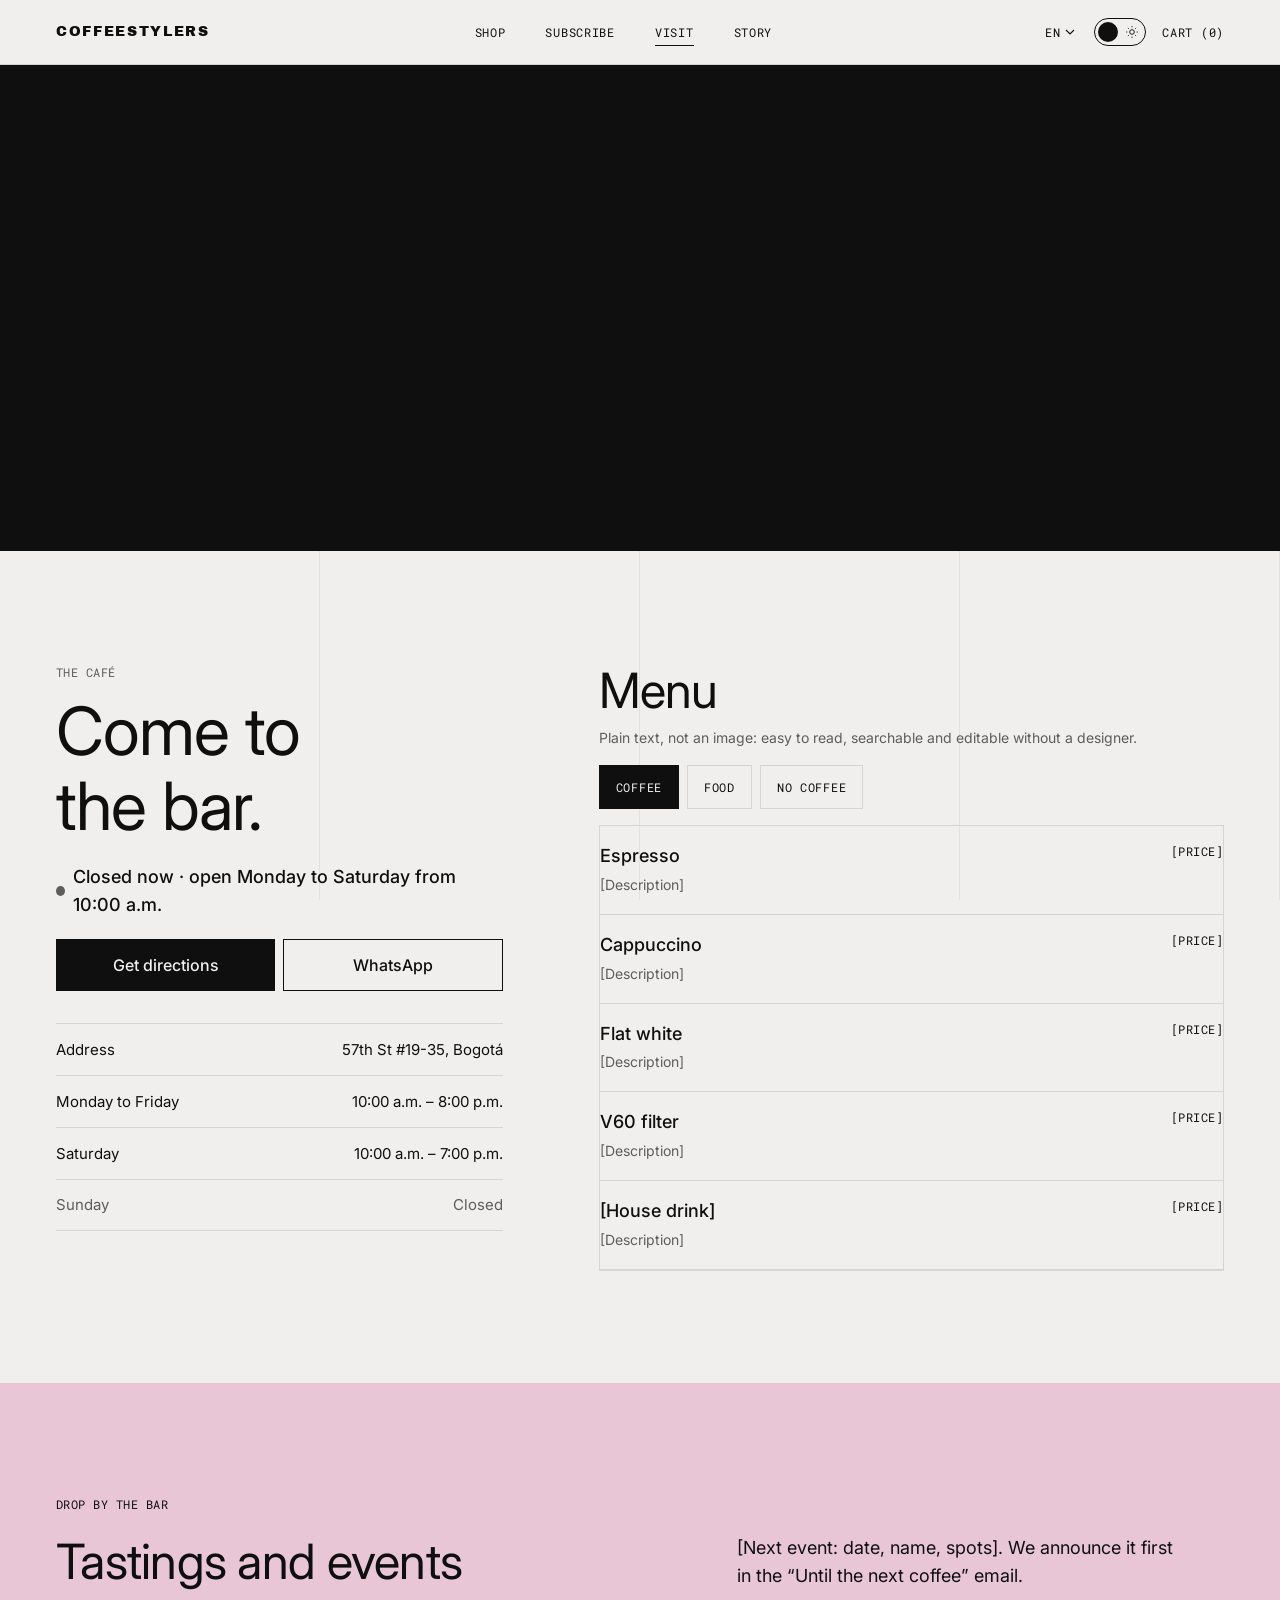
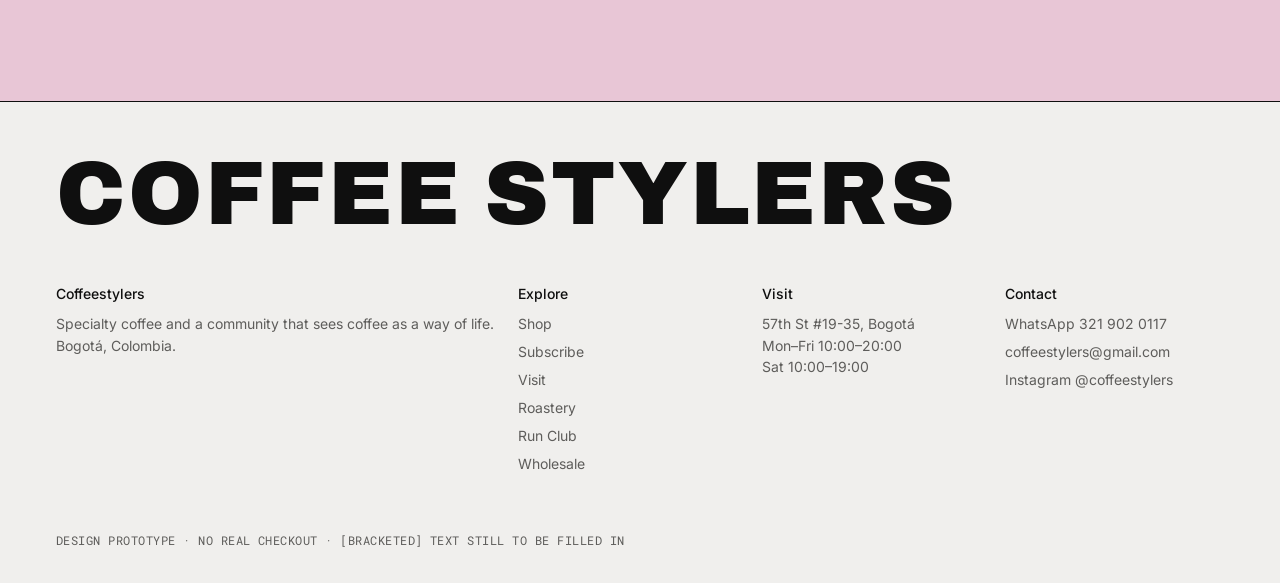
<file: visit.html>
<!doctype html>
<html lang="en">
<head>
<meta charset="utf-8">
<meta name="viewport" content="width=device-width, initial-scale=1">
<title>Visit · Coffeestylers (prototype)</title>
<meta name="description" content="Responsive redesign prototype for Coffeestylers, a specialty coffee shop in Bogotá.">
<script>document.documentElement.classList.add('js');try{var t=localStorage.getItem('cs-theme');if(t?t==='dark':matchMedia('(prefers-color-scheme: dark)').matches)document.documentElement.setAttribute('data-theme','dark')}catch(e){}</script>
<link rel="preconnect" href="https://fonts.googleapis.com">
<link rel="preconnect" href="https://fonts.gstatic.com" crossorigin>
<link rel="stylesheet" href="https://fonts.googleapis.com/css2?family=Archivo+Black&family=Inter:wght@300;400;500&family=Roboto+Mono:wght@400;500&display=swap">
<link rel="stylesheet" href="styles.css?v=1795367517">
</head>
<body>
<div class="lines" aria-hidden="true"></div>
<header class="hdr"><div class="c hdr-in">
<div style="display:flex;align-items:center"><a class="brand" href="index.html" aria-label="Coffeestylers, home">Coffeestylers</a></div>
<nav class="topnav" aria-label="Main"><a href="shop.html">Shop</a><a href="subscribe.html">Subscribe</a><a href="visit.html" aria-current="page">Visit</a><a href="index.html#story">Story</a></nav>
<div class="acts"><div class="lang"><button class="lang-btn" type="button" aria-haspopup="listbox" aria-expanded="false" aria-label="Language"><span class="cur">EN</span><svg viewBox="0 0 24 24" aria-hidden="true"><path d="M6 9l6 6 6-6"/></svg></button><ul class="lang-menu" role="listbox" aria-label="Language" hidden><li role="presentation"><button type="button" role="option" data-l="en" lang="en" aria-selected="true">English</button></li><li role="presentation"><button type="button" role="option" data-l="es" lang="es" aria-selected="false">Español</button></li><li role="presentation"><button type="button" role="option" data-l="fr" lang="fr" aria-selected="false">Français</button></li></ul></div><button class="inv theme" type="button" role="switch" aria-checked="false" aria-label="Dark mode"><span class="trk" aria-hidden="true"><svg class="sun" viewBox="0 0 24 24"><circle cx="12" cy="12" r="4"/><path d="M12 2v2M12 20v2M2 12h2M20 12h2M5 5l1.5 1.5M17.5 17.5L19 19M5 19l1.5-1.5M17.5 6.5L19 5"/></svg><svg class="moon" viewBox="0 0 24 24"><path d="M20 14.5A8 8 0 0 1 9.5 4 8 8 0 1 0 20 14.5z"/></svg><i></i></span></button><a class="cartlink" href="#" aria-label="Cart, 0 items">Cart (0)</a><button class="ico s" aria-label="Search" type="button"><svg viewBox="0 0 24 24" aria-hidden="true"><circle cx="11" cy="11" r="7"/><path d="M20 20l-4-4"/></svg></button></div>
</div></header>
<main>

<div class="foto tinta" style="min-height:clamp(240px,38vw,520px)"><div class="par" data-par="0.1" data-zoom style="background-image:url('https://dcdn-us.mitiendanube.com/stores/007/501/629/themes/rio/2-slide-1776722511349-2597002930-a1817ce833c035aaf366887a9dc242601776722512-1920-1920.webp')"></div></div>
<section><div class="c split">
<div class="sticky"><p class="mono suave" style="margin:0 0 12px">The café</p>
<h1 class="frase big" style="margin-bottom:20px">Come to the bar.</h1>
<p class="abierto" id="estado" style="margin:0 0 20px"><i></i><span>Checking hours…</span></p>
<div class="btns" style="margin-bottom:32px"><a class="btn" href="https://www.google.com/maps/place/COFFEESTYLERS">Get directions</a><a class="btn sec" href="https://wa.me/573219020117">WhatsApp</a></div>
<div class="fila"><span>Address</span><span>57th St #19-35, Bogotá</span></div>
<div class="fila"><span>Monday to Friday</span><span>10:00 a.m. – 8:00 p.m.</span></div>
<div class="fila"><span>Saturday</span><span>10:00 a.m. – 7:00 p.m.</span></div>
<div class="fila"><span class="suave">Sunday</span><span class="suave">Closed</span></div></div>
<div><h2 class="frase mid">Menu</h2>
<p class="suave" style="font-size:14px;margin:8px 0 0">Plain text, not an image: easy to read, searchable and editable without a designer.</p>
<div class="pestanas" role="tablist" aria-label="Menu sections" id="tabs">
<button class="chip" role="tab" aria-selected="true" aria-pressed="true" data-m="coffee" type="button">Coffee</button>
<button class="chip" role="tab" aria-selected="false" aria-pressed="false" data-m="food" type="button">Food</button>
<button class="chip" role="tab" aria-selected="false" aria-pressed="false" data-m="other" type="button">No coffee</button></div>
<div id="items"></div></div>
</div></section>
<section class="rosa"><div class="c duo">
<div class="rv"><p class="mono eyebrow">Drop by the bar</p><p class="frase mid">Tastings and events</p></div>
<p class="rv" style="--d:1;margin:0;font-size:18px;max-width:40ch">[Next event: date, name, spots]. We announce it first in the “Until the next coffee” email.</p>
</div></section>

</main>
<footer class="pie"><div class="c">
<div class="gran" aria-hidden="true"><span class="ln"><span>Coffee</span></span><span class="ln"><span>Stylers</span></span></div>
<div class="cols">
<div><strong>Coffeestylers</strong>Specialty coffee and a community that sees coffee as a way of life. Bogotá, Colombia.</div>
<div><strong>Explore</strong><a href="shop.html">Shop</a><a href="subscribe.html">Subscribe</a><a href="visit.html">Visit</a><a href="roastery.html">Roastery</a><a href="club.html">Run Club</a><a href="wholesale.html">Wholesale</a></div>
<div><strong>Visit</strong><span>57th St #19-35, Bogotá</span><span>Mon–Fri 10:00–20:00</span><span>Sat 10:00–19:00</span></div>
<div><strong>Contact</strong><a href="https://wa.me/573219020117">WhatsApp 321 902 0117</a><a href="mailto:coffeestylers@gmail.com">coffeestylers@gmail.com</a><a href="https://www.instagram.com/coffeestylers/">Instagram @coffeestylers</a></div>
</div>
<span class="mono">Design prototype · no real checkout · [bracketed] text still to be filled in</span>
</div></footer>
<nav class="nav" aria-label="Main"><div class="c"><a href="shop.html"><svg viewBox="0 0 24 24" aria-hidden="true"><path d="M5 8h12v6a5 5 0 0 1-5 5h-2a5 5 0 0 1-5-5z"/><path d="M17 10h1.5a2.5 2.5 0 0 1 0 5H17"/></svg>Shop</a><a href="subscribe.html"><svg viewBox="0 0 24 24" aria-hidden="true"><path d="M4 12a8 8 0 0 1 14-5.3M20 12a8 8 0 0 1-14 5.3"/><path d="M18 3v4h-4M6 21v-4h4"/></svg>Subscribe</a><a href="visit.html" aria-current="page"><svg viewBox="0 0 24 24" aria-hidden="true"><path d="M12 21s-7-6.2-7-11a7 7 0 0 1 14 0c0 4.8-7 11-7 11z"/><circle cx="12" cy="10" r="2.5"/></svg>Visit</a><a href="#" aria-label="Cart, 0 items"><svg viewBox="0 0 24 24" aria-hidden="true"><path d="M6 7h12l-1 13H7z"/><path d="M9 7a3 3 0 0 1 6 0"/></svg>Cart</a></div></nav>
<script src="i18n.js?v=1795367517"></script>
<script src="app.js?v=1795367517"></script>
</body>
</html>
</file>
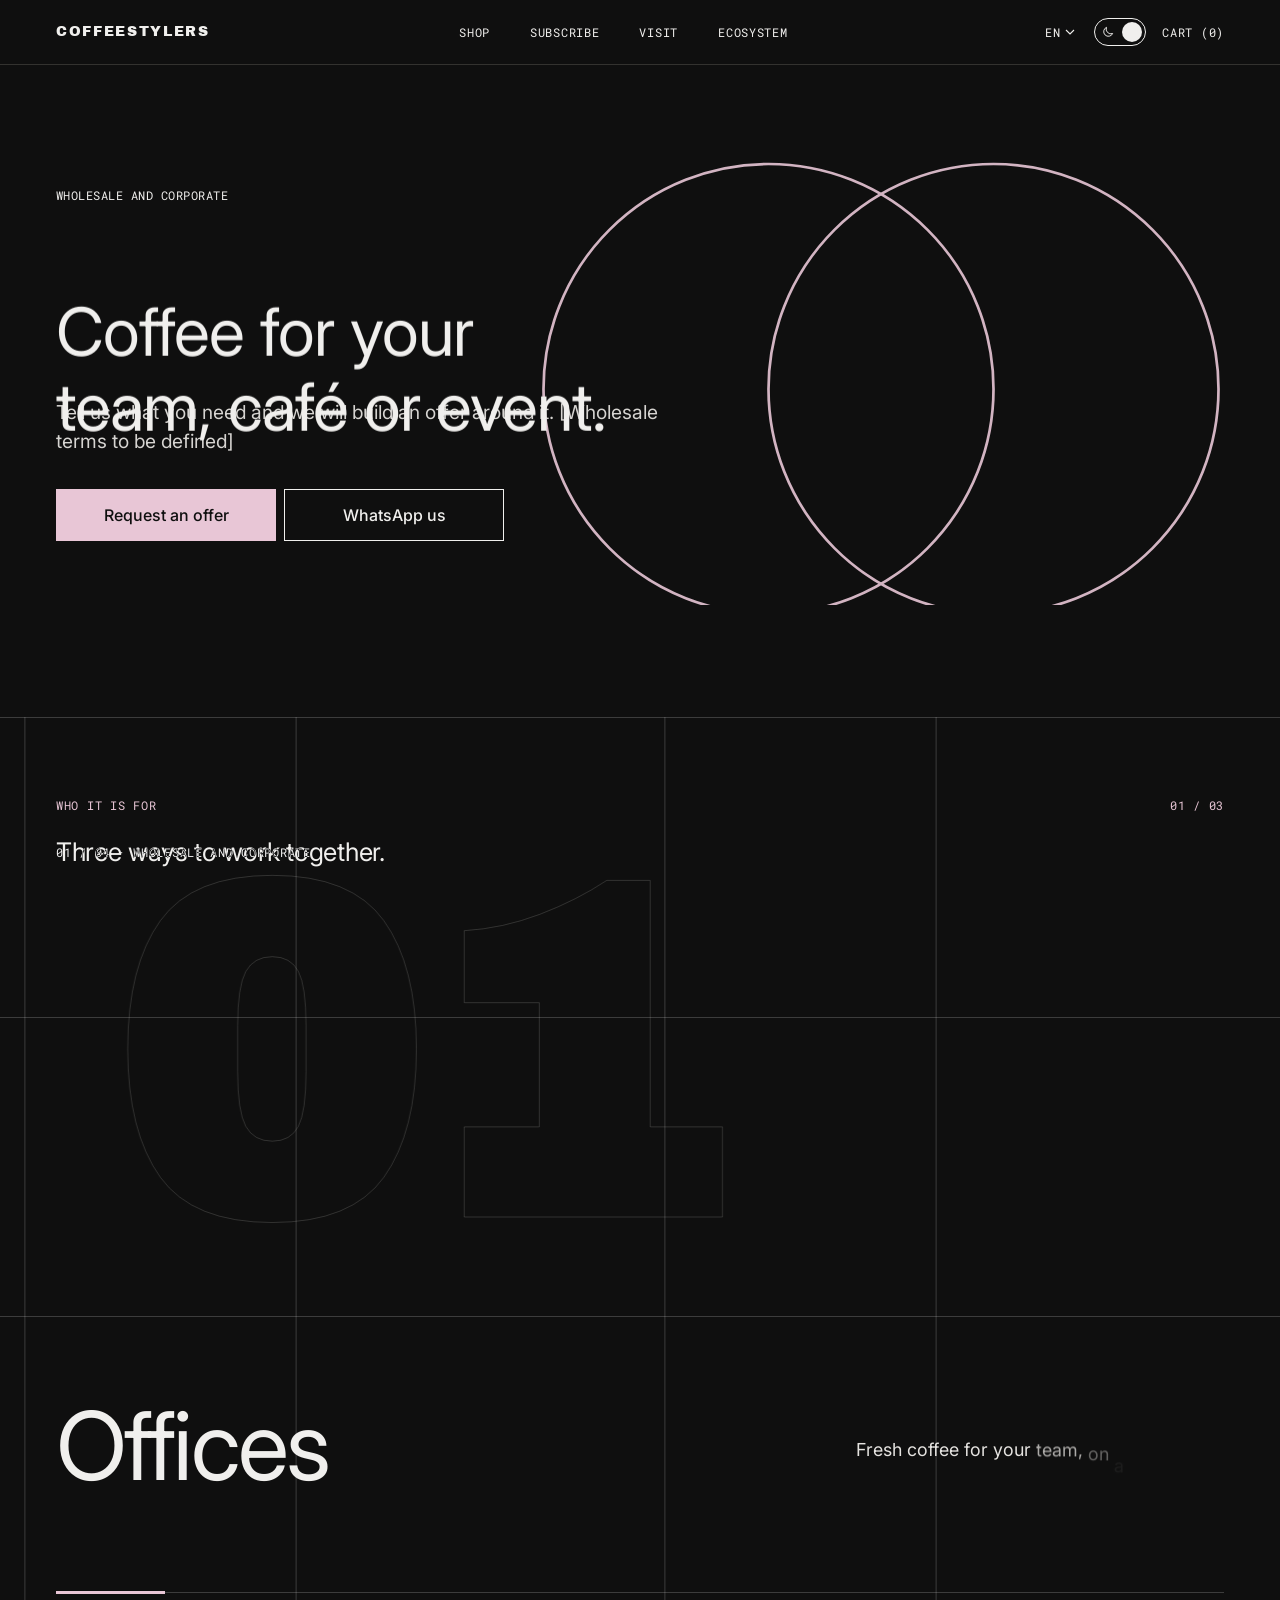
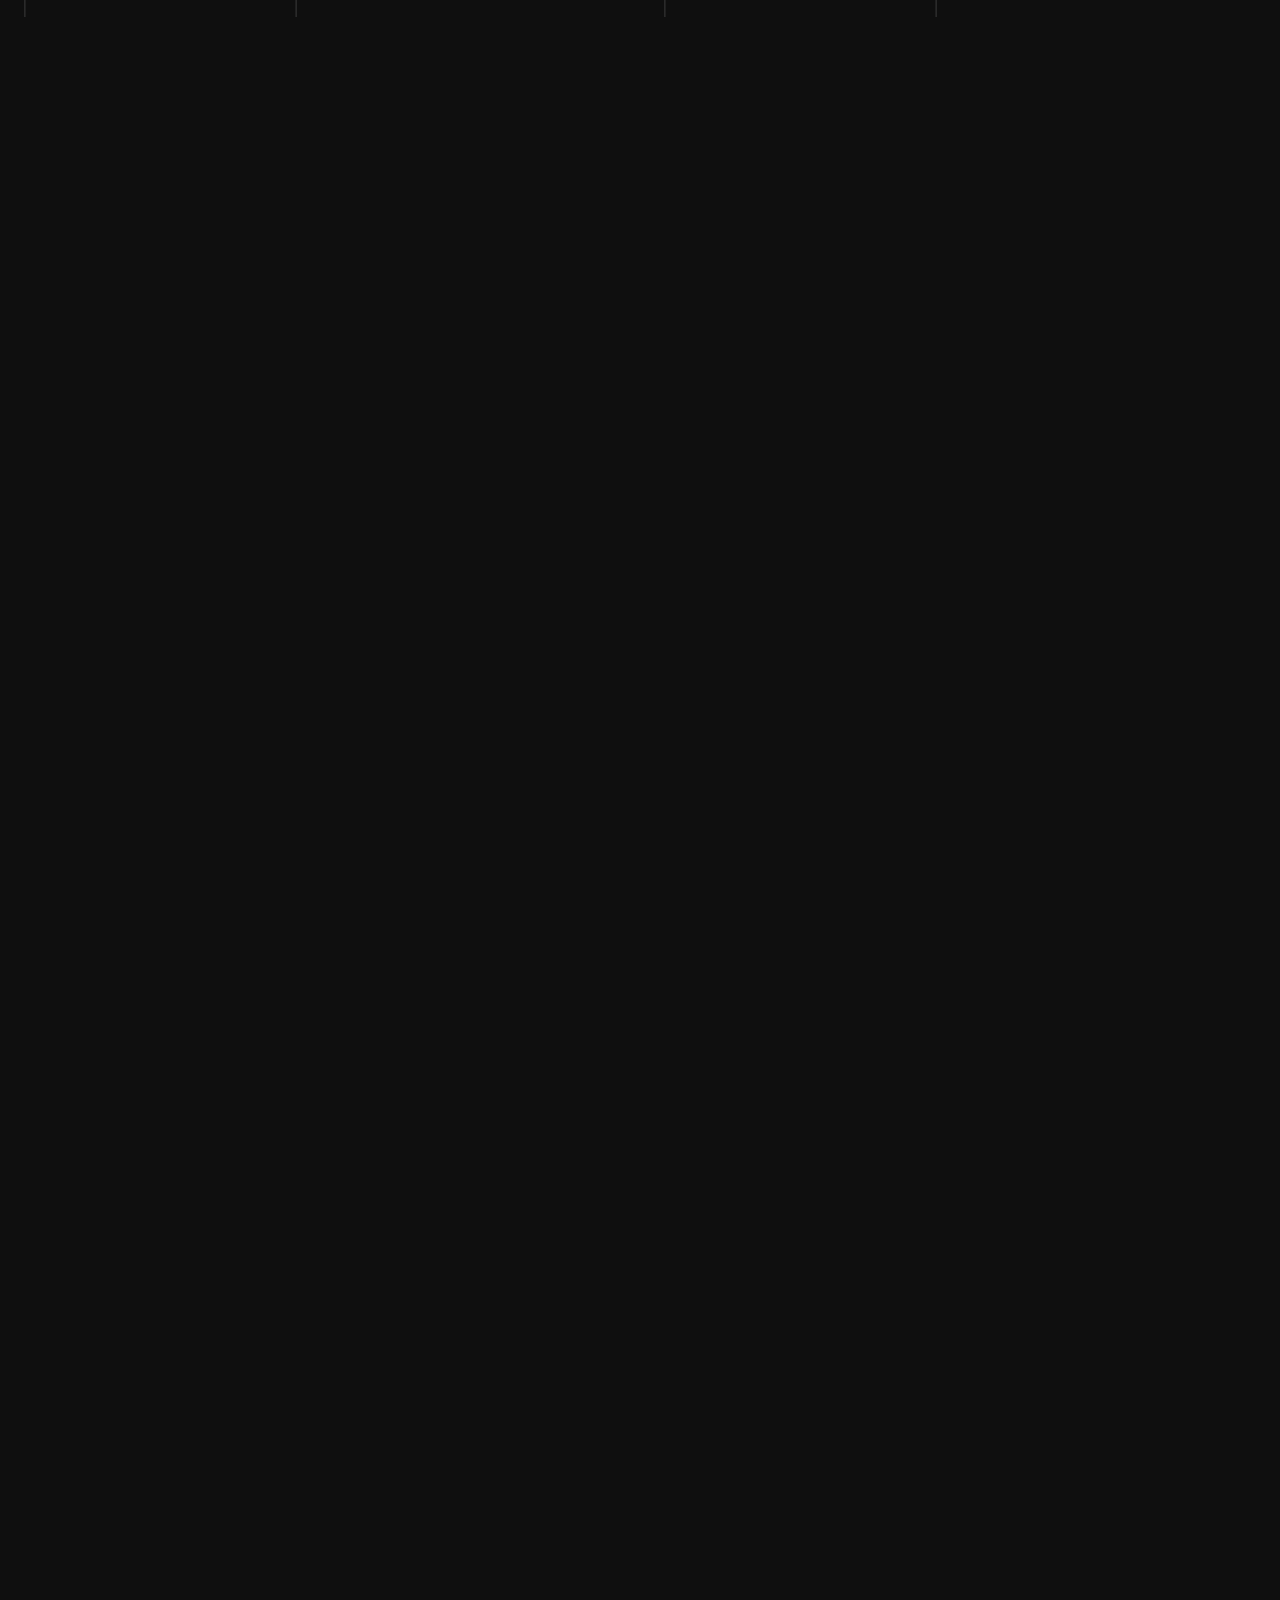
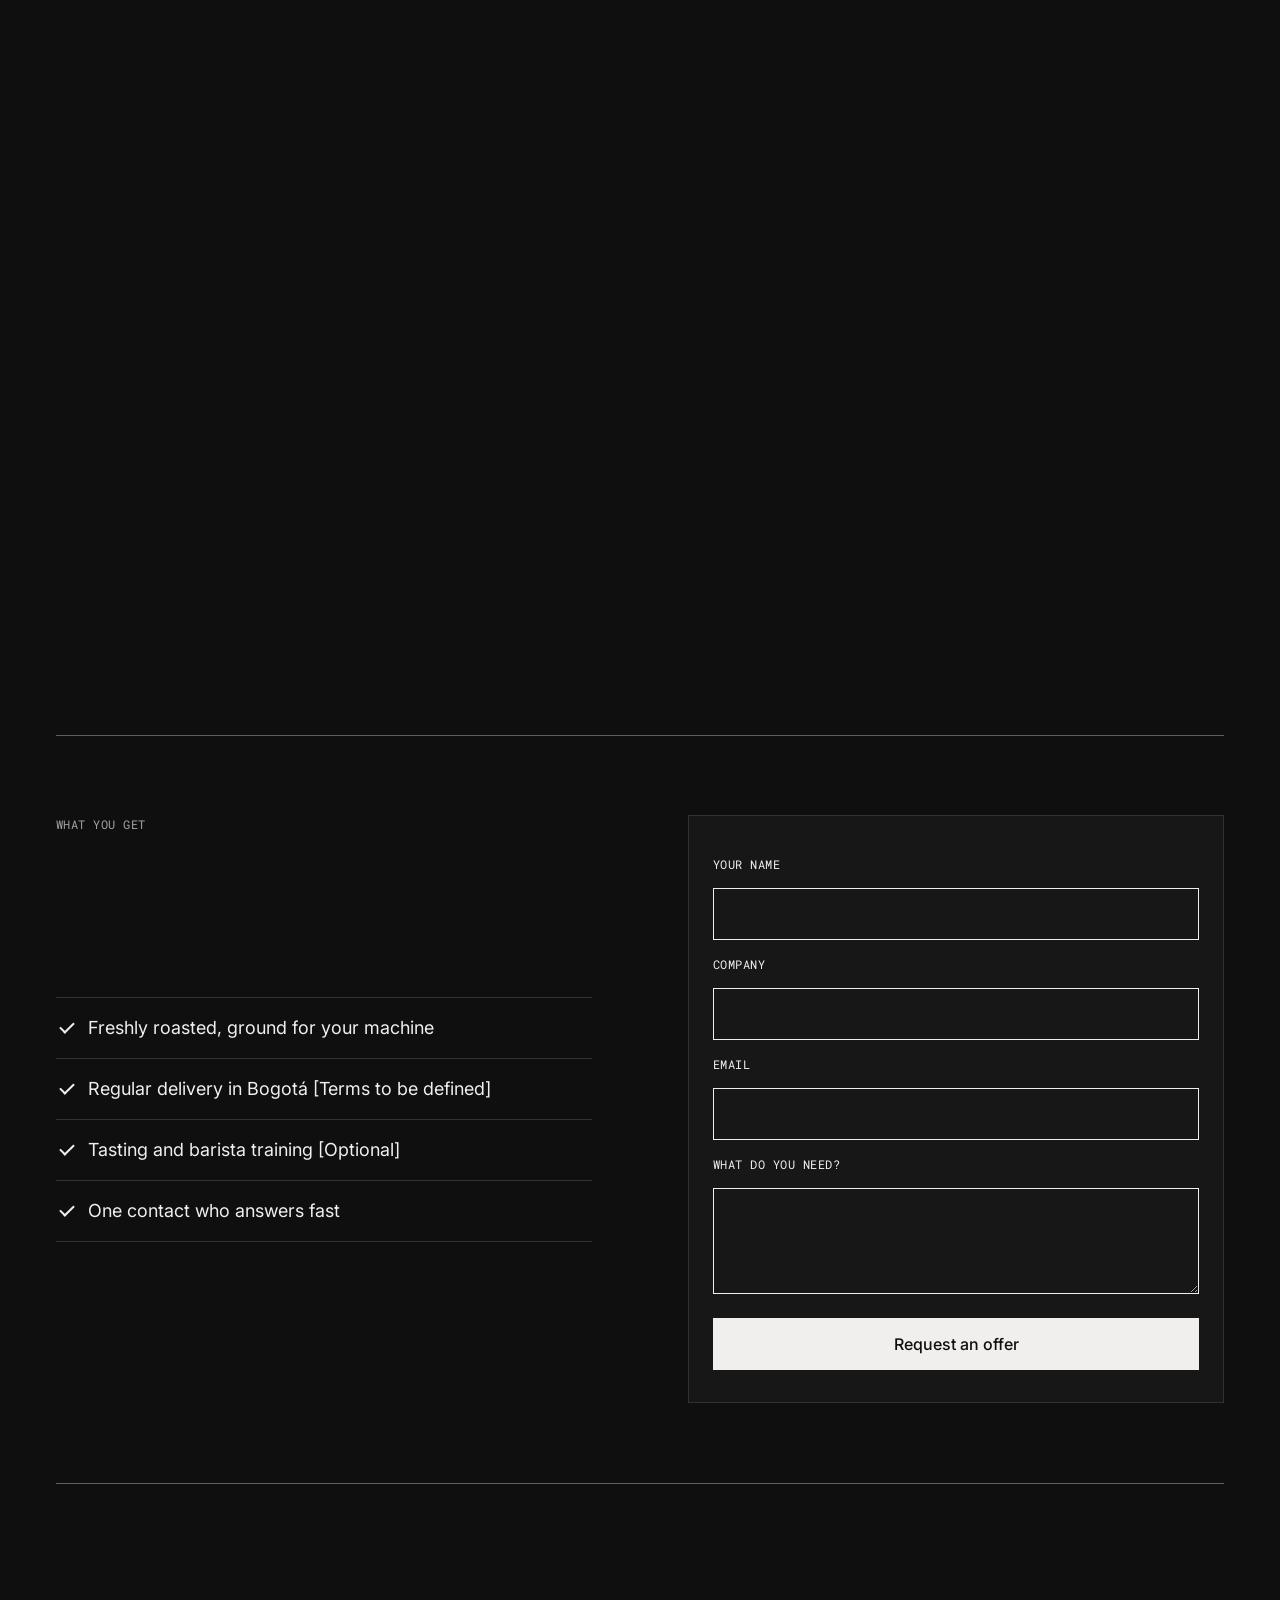
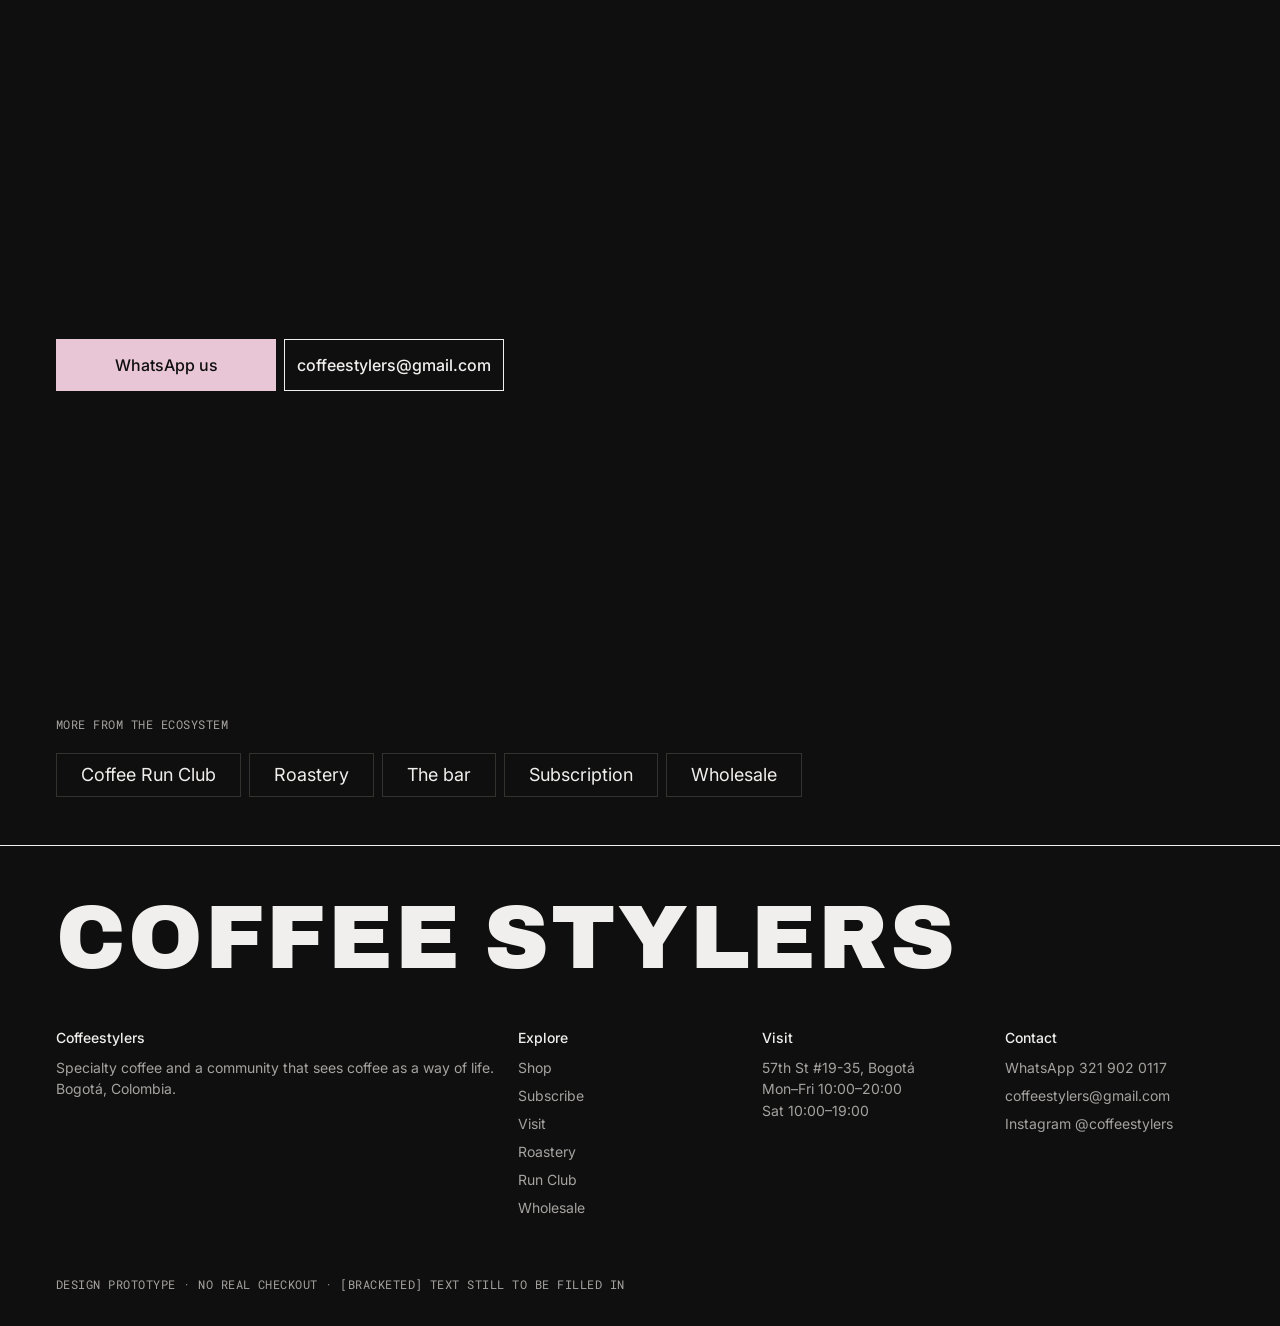
<file: wholesale.html>
<!doctype html>
<html lang="en">
<head>
<meta charset="utf-8">
<meta name="viewport" content="width=device-width, initial-scale=1">
<title>Wholesale · Coffeestylers (prototype)</title>
<meta name="description" content="Responsive redesign prototype for Coffeestylers, a specialty coffee shop in Bogotá.">
<script>document.documentElement.classList.add('js');try{var t=localStorage.getItem('cs-theme');if(t?t==='dark':true)document.documentElement.setAttribute('data-theme','dark')}catch(e){}</script>
<link rel="preconnect" href="https://fonts.googleapis.com">
<link rel="preconnect" href="https://fonts.gstatic.com" crossorigin>
<link rel="stylesheet" href="https://fonts.googleapis.com/css2?family=Archivo+Black&family=Inter:wght@300;400;500&family=Roboto+Mono:wght@400;500&display=swap">
<link rel="stylesheet" href="styles.css?v=1795367517">
<link rel="stylesheet" href="concept-c.css?v=1795368571">
<link rel="stylesheet" href="pages.css?v=1795376394">
<link rel="stylesheet" href="tunnel.css?v=1795380359">
<link rel="stylesheet" href="scenes.css?v=1795380359">
</head>
<body class="pg-c">
<div class="lines" aria-hidden="true"></div>
<header class="hdr"><div class="c hdr-in">
<div style="display:flex;align-items:center"><a class="brand" href="index.html" aria-label="Coffeestylers, home">Coffeestylers</a></div>
<nav class="topnav" aria-label="Main"><a href="shop.html">Shop</a><a href="subscribe.html">Subscribe</a><a href="visit.html">Visit</a><a href="index.html#ecosystem">Ecosystem</a></nav>
<div class="acts"><div class="lang"><button class="lang-btn" type="button" aria-haspopup="listbox" aria-expanded="false" aria-label="Language"><span class="cur">EN</span><svg viewBox="0 0 24 24" aria-hidden="true"><path d="M6 9l6 6 6-6"/></svg></button><ul class="lang-menu" role="listbox" aria-label="Language" hidden><li role="presentation"><button type="button" role="option" data-l="en" lang="en" aria-selected="true">English</button></li><li role="presentation"><button type="button" role="option" data-l="es" lang="es" aria-selected="false">Español</button></li><li role="presentation"><button type="button" role="option" data-l="fr" lang="fr" aria-selected="false">Français</button></li></ul></div><button class="inv theme" type="button" role="switch" aria-checked="false" aria-label="Dark mode"><span class="trk" aria-hidden="true"><svg class="sun" viewBox="0 0 24 24"><circle cx="12" cy="12" r="4"/><path d="M12 2v2M12 20v2M2 12h2M20 12h2M5 5l1.5 1.5M17.5 17.5L19 19M5 19l1.5-1.5M17.5 6.5L19 5"/></svg><svg class="moon" viewBox="0 0 24 24"><path d="M20 14.5A8 8 0 0 1 9.5 4 8 8 0 1 0 20 14.5z"/></svg><i></i></span></button><a class="cartlink" href="#" aria-label="Cart, 0 items">Cart (0)</a><button class="ico s" aria-label="Search" type="button"><svg viewBox="0 0 24 24" aria-hidden="true"><circle cx="11" cy="11" r="7"/><path d="M20 20l-4-4"/></svg></button></div>
</div></header>
<main><section class="pg-hero"><svg class="mono-art" viewBox="0 0 400 240" aria-hidden="true"><circle class="c1" cx="150" cy="120" r="100"/><circle class="c2" cx="250" cy="120" r="100"/></svg><div class="c"><p class="mono eyebrow rv">Wholesale and corporate</p><h1 class="frase big" data-sw="" data-sw-en="Coffee for your team, café or event." data-sy="-0.14" style="--d:1">Coffee for your team, café or event.</h1><p class="lead rv" style="--d:2">Tell us what you need and we will build an offer around it. [Wholesale terms to be defined]</p><div class="btns rv" style="--d:3"><a class="btn acc" href="#offer">Request an offer</a><a class="btn sec" href="https://wa.me/573219020117">WhatsApp us</a></div></div></section><section class="scene" aria-label="Who it is for" style="--n:3"><div class="tn-stage"><div class="tn-grid" aria-hidden="true"><i class="tn-vl" style="left:0%"></i><i class="tn-vl" style="left:25%"></i><i class="tn-vl" style="left:50%"></i><i class="tn-vl" style="left:75%"></i><i class="tn-vl" style="left:100%"></i><i class="tn-hl" style="top:0%"></i><i class="tn-hl" style="top:33.3%"></i><i class="tn-hl" style="top:66.6%"></i><i class="tn-hl" style="top:100%"></i></div><div class="sc-ghost" aria-hidden="true">01</div><div class="tn-hud"><span class="sc-eyebrow" data-en="Who it is for">Who it is for</span><span class="sc-count">01 / 03</span></div><h2 class="sc-h" data-en="Three ways to work together.">Three ways to work together.</h2><div class="tn-blocks"><div class="tn-block"><h3 class="tn-title" data-en="Offices">Offices</h3><div class="sc-side"><p class="tn-desc" data-en="Fresh coffee for your team, on a schedule that suits you.">Fresh coffee for your team, on a schedule that suits you.</p></div></div><div class="tn-block"><h3 class="tn-title" data-en="Cafés and restaurants">Cafés and restaurants</h3><div class="sc-side"><p class="tn-desc" data-en="A roast that fits your menu, plus support for your baristas.">A roast that fits your menu, plus support for your baristas.</p></div></div><div class="tn-block"><h3 class="tn-title" data-en="Events">Events</h3><div class="sc-side"><p class="tn-desc" data-en="Coffee service for launches, weddings and team days.">Coffee service for launches, weddings and team days.</p></div></div></div><div class="tn-bar" aria-hidden="true"><i></i></div></div></section><section class="pg-sec" id="offer"><div class="c split2"><div><p class="mono suave eyebrow rv">What you get</p><h2 class="frase mid" data-sw="" data-sw-en="Everything a good coffee programme needs." style="--d:1">Everything a good coffee programme needs.</h2><ul class="checks rv" style="--d:2"><li>Freshly roasted, ground for your machine</li><li>Regular delivery in Bogotá [Terms to be defined]</li><li>Tasting and barista training [Optional]</li><li>One contact who answers fast</li></ul></div><form class="wform rv" onsubmit="return false"><label for="w1">Your name</label><input id="w1" autocomplete="name"><label for="w2">Company</label><input id="w2" autocomplete="organization"><label for="w3">Email</label><input id="w3" type="email" autocomplete="email"><label for="w4">What do you need?</label><textarea id="w4" rows="4"></textarea><button class="btn" type="submit">Request an offer</button></form></div></section><section class="pg-cta"><div class="ghostrow" aria-hidden="true"><span data-px="0.35">COFFEE · STYLERS · COFFEE · STYLERS ·</span></div><div class="c"><h2 class="frase big" data-sw="" data-sw-en="Prefer to talk? We answer fast.">Prefer to talk? We answer fast.</h2><div class="btns rv" style="--d:1"><a class="btn" href="https://wa.me/573219020117">WhatsApp us</a><a class="btn sec" href="mailto:coffeestylers@gmail.com">coffeestylers@gmail.com</a></div></div></section><div class="ghostrow light" aria-hidden="true"><span data-px="-0.3">Coffee Run Club · Roastery · Bar · Wholesale ·</span></div><section class="pg-more"><div class="c"><p class="mono suave eyebrow">More from the ecosystem</p><div class="mrow"><a href="club.html">Coffee Run Club</a><a href="roastery.html">Roastery</a><a href="visit.html">The bar</a><a href="subscribe.html">Subscription</a><a href="wholesale.html">Wholesale</a></div></div></section></main>
<footer class="pie"><div class="c">
<div class="gran" aria-hidden="true"><span class="ln"><span>Coffee</span></span><span class="ln"><span>Stylers</span></span></div>
<div class="cols">
<div><strong>Coffeestylers</strong>Specialty coffee and a community that sees coffee as a way of life. Bogotá, Colombia.</div>
<div><strong>Explore</strong><a href="shop.html">Shop</a><a href="subscribe.html">Subscribe</a><a href="visit.html">Visit</a><a href="roastery.html">Roastery</a><a href="club.html">Run Club</a><a href="wholesale.html">Wholesale</a></div>
<div><strong>Visit</strong><span>57th St #19-35, Bogotá</span><span>Mon–Fri 10:00–20:00</span><span>Sat 10:00–19:00</span></div>
<div><strong>Contact</strong><a href="https://wa.me/573219020117">WhatsApp 321 902 0117</a><a href="mailto:coffeestylers@gmail.com">coffeestylers@gmail.com</a><a href="https://www.instagram.com/coffeestylers/">Instagram @coffeestylers</a></div>
</div>
<span class="mono">Design prototype · no real checkout · [bracketed] text still to be filled in</span>
</div></footer>
<nav class="nav" aria-label="Main"><div class="c"><a href="shop.html"><svg viewBox="0 0 24 24" aria-hidden="true"><path d="M5 8h12v6a5 5 0 0 1-5 5h-2a5 5 0 0 1-5-5z"/><path d="M17 10h1.5a2.5 2.5 0 0 1 0 5H17"/></svg>Shop</a><a href="subscribe.html"><svg viewBox="0 0 24 24" aria-hidden="true"><path d="M4 12a8 8 0 0 1 14-5.3M20 12a8 8 0 0 1-14 5.3"/><path d="M18 3v4h-4M6 21v-4h4"/></svg>Subscribe</a><a href="visit.html"><svg viewBox="0 0 24 24" aria-hidden="true"><path d="M12 21s-7-6.2-7-11a7 7 0 0 1 14 0c0 4.8-7 11-7 11z"/><circle cx="12" cy="10" r="2.5"/></svg>Visit</a><a href="#" aria-label="Cart, 0 items"><svg viewBox="0 0 24 24" aria-hidden="true"><path d="M6 7h12l-1 13H7z"/><path d="M9 7a3 3 0 0 1 6 0"/></svg>Cart</a></div></nav>
<script src="i18n.js?v=1795367517"></script>
<script src="app.js?v=1795367517"></script>
<script src="pages.js?v=1795368571"></script>
<script src="scenes.js?v=1795380359"></script>
</body>
</html>
</file>
<file: styles.css>
/* Coffeestylers · redesign prototype · mobile first, then tablet (700+) and desktop (900+, 1280+) */
:root{
  --tinta:#0F0F0F; --papel:#F0EFED; --blanco:#FFFFFF; --linea:#D6D4D1; --suave:#5E5D5B;
  --rosa:#E8C6D6; --ink0:#0F0F0F; --paper0:#F0EFED;
  --sans:'Inter',system-ui,sans-serif; --mono:'Roboto Mono',ui-monospace,monospace; --marca:'Archivo Black','Arial Black',sans-serif;
  --g:16px; --ease:cubic-bezier(.2,.7,.2,1); --hdr:56px;
}
html[data-theme=dark]{--tinta:#F0EFED;--papel:#0F0F0F;--blanco:#171717;--linea:#33322F;--suave:#A5A3A0}
@media(min-width:700px){:root{--g:32px}}
@media(min-width:1100px){:root{--g:56px;--hdr:64px}}
*{box-sizing:border-box}
html{-webkit-text-size-adjust:100%;scroll-behavior:smooth}
body{margin:0;background:var(--papel);color:var(--tinta);font-family:var(--sans);font-size:16px;line-height:1.5;padding-bottom:72px;transition:background .5s,color .5s}
a{color:inherit}
img{max-width:100%;display:block}
.c{width:100%;max-width:1440px;margin:0 auto;padding-left:var(--g);padding-right:var(--g)}
.mono{font-family:var(--mono);font-size:11px;letter-spacing:.06em;text-transform:uppercase}
.suave{color:var(--suave)}
.frase{font-weight:300;letter-spacing:-.03em;line-height:1;margin:0}
.big{font-size:clamp(40px,8.4vw,128px);line-height:.98}
.mid{font-size:clamp(32px,5vw,72px);line-height:1.02}
.sm{font-size:clamp(26px,3vw,44px);line-height:1.08}
section{padding:56px 0}
@media(min-width:900px){section{padding:112px 0}}
.regla-fuerte{border-top:1px solid var(--tinta)}
.regla{border-top:1px solid var(--linea)}
.oscuro{background:var(--ink0);color:var(--paper0)}
.oscuro .suave,.oscuro p{color:#D6D4D1}
.rosa{background:var(--rosa);color:var(--ink0)}
.rosa .suave{color:#3B3532}

/* hairline columns, like the reference */
.lines{position:fixed;inset:0;pointer-events:none;z-index:0;display:none;background:repeating-linear-gradient(90deg,transparent 0 calc(25% - 1px),var(--linea) calc(25% - 1px) 25%);opacity:.55}
@media(min-width:900px){.lines{display:block}}
main,footer,.hdr{position:relative;z-index:1}

/* header */
.hdr{position:sticky;top:0;z-index:20;background:var(--papel);border-bottom:1px solid var(--linea);transition:transform .5s var(--ease)}
.hdr.hide{transform:translateY(-100%)}
.hdr-in{display:flex;align-items:center;justify-content:space-between;height:var(--hdr)}
.hdr .brand{font-family:var(--marca);letter-spacing:.12em;text-transform:uppercase;font-size:14px;text-decoration:none}
.topnav{display:none}
.acts{display:flex;align-items:center;gap:4px}
.ico{width:44px;height:44px;display:inline-flex;align-items:center;justify-content:center;background:none;border:0;color:inherit;cursor:pointer}
.ico svg{width:22px;height:22px;stroke:currentColor;fill:none;stroke-width:1.5}
.inv{display:none}
@media(min-width:900px){
  .topnav{display:flex;gap:40px}
  .topnav a,.inv,.cartlink{font:11px var(--mono);letter-spacing:.06em;text-transform:uppercase;text-decoration:none;position:relative;padding:8px 0;color:inherit;background:none;border:0;cursor:pointer}
  .topnav a::after,.cartlink::after{content:"";position:absolute;left:0;right:0;bottom:2px;height:1px;background:currentColor;transform:scaleX(0);transform-origin:left;transition:transform .4s var(--ease)}
  .topnav a:hover::after,.cartlink:hover::after,.topnav a[aria-current=page]::after{transform:scaleX(1)}
  .inv{display:inline-block;margin-right:16px}
  .acts .ico.s{display:none}
}
.cartlink{display:none}
@media(min-width:900px){.cartlink{display:inline-block}}

/* bottom nav (phones and small tablets) */
.nav{position:fixed;left:0;right:0;bottom:0;z-index:30;background:var(--papel);border-top:1px solid var(--linea)}
.nav .c{display:grid;grid-template-columns:repeat(4,1fr);height:72px;padding:0}
.nav a{display:flex;flex-direction:column;align-items:center;justify-content:center;gap:4px;text-decoration:none;color:var(--suave);font-family:var(--mono);font-size:9px;letter-spacing:.06em;text-transform:uppercase;position:relative}
.nav a svg{width:22px;height:22px;stroke:currentColor;fill:none;stroke-width:1.5}
.nav a[aria-current=page]{color:var(--tinta);font-weight:500}
.nav a[aria-current=page]::after{content:"";position:absolute;bottom:10px;width:24px;height:2px;background:var(--tinta)}
@media(min-width:900px){.nav{display:none}body{padding-bottom:0}}

/* buttons, chips */
.btn{display:flex;align-items:center;justify-content:center;min-height:52px;padding:0 32px;font:500 15px var(--sans);text-decoration:none;border:1px solid var(--tinta);background:var(--tinta);color:var(--papel);cursor:pointer;width:100%;position:relative;overflow:hidden;transition:background .35s var(--ease),color .35s var(--ease)}
.btn.sec{background:transparent;color:var(--tinta)}
.btn.sec:hover,.btn:not(.sec):not(.acc):hover{background:var(--rosa);color:var(--ink0);border-color:var(--rosa)}
.btn.acc{background:var(--rosa);color:var(--ink0);border-color:var(--rosa)}
.btn.acc:hover{background:var(--ink0);color:var(--paper0);border-color:var(--ink0)}
.rosa .btn{background:var(--ink0);color:var(--paper0);border-color:var(--ink0)}
.rosa .btn:hover{background:transparent;color:var(--ink0)}
.btns{display:grid;gap:8px}
@media(min-width:700px){.btns{grid-template-columns:repeat(2,minmax(0,220px))}.btn{width:auto}}
.chip{min-height:44px;padding:0 16px;border:1px solid var(--linea);background:transparent;color:var(--tinta);font:11px var(--mono);letter-spacing:.06em;text-transform:uppercase;cursor:pointer;transition:background .3s,color .3s}
.chip:hover{border-color:var(--tinta)}
.chip[aria-pressed=true],.chip[aria-checked=true]{background:var(--tinta);color:var(--papel);border-color:var(--tinta)}
.chips{display:flex;gap:8px;flex-wrap:wrap}
.tlink{display:inline-flex;align-items:center;min-height:44px;font:500 11px var(--mono);letter-spacing:.06em;text-transform:uppercase;text-decoration:none;position:relative}
.tlink::after{content:"";position:absolute;left:0;right:0;bottom:8px;height:1px;background:currentColor;transform:scaleX(.3);transform-origin:left;transition:transform .4s var(--ease)}
.tlink:hover::after{transform:scaleX(1)}

/* hero */
.hero{padding:24px 0 48px;min-height:calc(100svh - var(--hdr))}
@media(min-width:900px){.hero{padding:40px 0 72px;display:flex;flex-direction:column;justify-content:space-between}}
.gran{font-family:var(--marca);font-size:17.4vw;line-height:.9;letter-spacing:.03em;margin:0 0 24px;text-transform:uppercase;white-space:nowrap}
.gran .ln{display:block;overflow:hidden;padding-bottom:.04em}
.gran .ln>span{display:inline-block}
@media(min-width:900px){.gran{font-size:8.75vw;letter-spacing:.015em;margin:0 0 48px}.gran .ln{display:inline-block;margin-right:.28em}.gran .ln:last-child{margin-right:0}}
@media(min-width:1440px){.gran{font-size:126px}}
.meta{display:flex;gap:16px;padding:12px 0;border-top:1px solid var(--tinta);margin-bottom:24px;color:var(--suave);flex-wrap:wrap}
.hero-grid{display:grid;gap:24px}
@media(min-width:900px){.hero-grid{grid-template-columns:5fr 7fr;gap:56px;align-items:end}}
.hero .frase{font-size:clamp(32px,4.2vw,64px);margin-bottom:32px}
.foto{background:var(--linea);display:flex;align-items:flex-end;padding:12px;min-height:200px;position:relative;overflow:hidden}
.foto .mono{font-size:9px;position:relative;z-index:1}
.foto.rosa{background:var(--rosa)}.foto.tinta{background:var(--ink0);color:var(--rosa)}
.hero .foto{min-height:340px}
@media(min-width:900px){.hero .foto{min-height:460px}}
.par{will-change:transform}
.foto .par{position:absolute;left:0;right:0;top:-12%;bottom:-12%;background:inherit}

/* marquee */
.marq{border-block:1px solid var(--tinta);overflow:hidden;white-space:nowrap;background:var(--ink0);color:var(--paper0)}
.marq .tr{display:inline-flex;animation:mq 28s linear infinite}
.marq span{padding:16px 32px;font:11px var(--mono);letter-spacing:.08em;text-transform:uppercase}
.marq span:nth-child(even){color:var(--rosa)}
@keyframes mq{to{transform:translateX(-50%)}}

/* scroll-lit statement */
.lit{position:relative;height:240vh;padding:0}
.lit-in{position:sticky;top:var(--hdr);height:calc(100svh - var(--hdr));display:flex;align-items:center}
.lit .big{max-width:20ch}
.lit .w{opacity:.2;transition:opacity .4s}
.lit .w.on{opacity:1}
.lit .sub{margin-top:32px;max-width:46ch;color:var(--suave)}
@media(min-width:900px){.lit{height:300vh}.lit .big{max-width:22ch}}

/* numbered pillars */
.pilares{display:grid;gap:0}
.pilar{border-top:1px solid var(--linea);padding:24px 0}
.pilar h3{display:flex;align-items:baseline;gap:16px;margin:0 0 8px;font-weight:300;font-size:clamp(36px,4vw,56px);letter-spacing:-.03em;line-height:1}
.pilar h3 .mono{font-size:11px;color:var(--suave)}
.pilar p{margin:0;font-size:15px;color:var(--suave);max-width:40ch}
@media(min-width:900px){.pilares{grid-template-columns:repeat(3,1fr);gap:32px}.pilar{padding-top:32px;border-top:1px solid var(--tinta)}}
.eyebrow{margin:0 0 20px}

/* cards */
.grid{display:grid;grid-template-columns:repeat(2,minmax(0,1fr));gap:32px 12px}
@media(min-width:700px){.grid{grid-template-columns:repeat(3,minmax(0,1fr));gap:40px 20px}}
@media(min-width:1100px){.grid{grid-template-columns:repeat(4,minmax(0,1fr))}}
.card{text-decoration:none;display:flex;flex-direction:column;gap:8px}
.imgw{overflow:hidden}
.card .img{aspect-ratio:173/220;background:var(--rosa);display:flex;align-items:flex-end;padding:8px;transition:transform 1s var(--ease);color:var(--ink0)}
.card:hover .img{transform:scale(1.045)}
.card .img.t{background:var(--ink0);color:var(--rosa)}
.card .img.l{background:#D6D4D1}
.card .img .mono{font-size:9px}
.card .tag{font:10px var(--mono);letter-spacing:.06em;text-transform:uppercase;color:var(--suave)}
.card strong{font-weight:500;font-size:16px;line-height:1.2}
.card[hidden]{display:none}
.sello{font:10px var(--mono);text-transform:uppercase;letter-spacing:.06em;background:var(--rosa);color:var(--ink0);padding:4px 8px;align-self:flex-start;margin-bottom:auto}
.head2{display:flex;justify-content:space-between;align-items:flex-end;gap:16px;margin-bottom:32px}

/* pinned story (storytelling) */
.pin{position:relative;height:420vh;padding:0;background:var(--ink0);color:var(--paper0)}
.pin-in{position:sticky;top:0;height:100svh;display:flex;flex-direction:column;justify-content:center;padding:calc(var(--hdr) + 16px) 0 88px}
.pin-top{display:flex;justify-content:space-between;color:var(--rosa);margin-bottom:20px}
.pin-grid{display:grid;gap:20px;flex:1;min-height:0}
.stage{position:relative;min-height:0}
.ch{position:absolute;inset:0;opacity:0;transform:translateY(24px);transition:opacity .7s var(--ease),transform .7s var(--ease);display:grid;gap:20px;align-content:start}
.ch.on{opacity:1;transform:none}
.ch .vis{height:36svh;background:var(--rosa);color:var(--ink0);display:flex;align-items:flex-end;padding:12px;overflow:hidden}
.ch:nth-child(2) .vis{background:#3B3532;color:var(--rosa)}
.ch:nth-child(3) .vis{background:#D6D4D1}
.ch:nth-child(4) .vis{background:var(--rosa)}
.ch .num{font-family:var(--marca);font-size:clamp(56px,12vw,200px);line-height:.85;color:var(--rosa)}
.ch h3{margin:0;font-weight:300;letter-spacing:-.03em;line-height:1;font-size:clamp(34px,5vw,76px)}
.ch p{margin:0;max-width:40ch;color:#D6D4D1;font-size:16px}
.bar{height:1px;background:#3B3532;position:relative;margin-top:16px}
.bar i{position:absolute;left:0;top:0;height:1px;width:calc(var(--p,0)*100%);background:var(--rosa)}
@media(min-width:900px){
  .pin-grid{grid-template-columns:7fr 5fr;gap:56px;align-items:stretch}
  .ch{grid-template-columns:7fr 5fr;gap:56px;align-content:stretch;inset:0;width:calc(100% + 0px)}
  .stage{grid-column:1 / -1}
  .ch .vis{height:100%;min-height:50svh}
  .ch .txt{display:flex;flex-direction:column;justify-content:flex-end;gap:20px}
}
@media(max-width:899px){.ch .vis{height:30svh}}

/* subscription teaser, newsletter */
.duo{display:grid;gap:24px}
@media(min-width:900px){.duo{grid-template-columns:6fr 5fr;gap:96px;align-items:end}}
.form{display:grid;gap:8px}
label,.lbl{font:500 11px var(--mono);letter-spacing:.06em;text-transform:uppercase;display:block;margin-bottom:8px}
input[type=email]{width:100%;height:52px;padding:0 16px;border:1px solid var(--tinta);background:var(--blanco);color:var(--tinta);font:16px var(--sans);border-radius:0}

/* rows, forms */
.fila{display:flex;justify-content:space-between;align-items:center;gap:16px;min-height:52px;border-top:1px solid var(--linea);font-size:15px}
.fila:last-child{border-bottom:1px solid var(--linea)}
.fila .mono{font-size:12px}
.pend{color:var(--suave)}
.opc{display:grid;grid-template-columns:1fr 1fr;gap:8px}
.opc button,.plan{text-align:left;padding:16px;border:1px solid var(--linea);background:var(--blanco);font:inherit;cursor:pointer;min-height:64px;color:var(--tinta);transition:border-color .3s,background .3s,color .3s}
.opc button:hover,.plan:hover{border-color:var(--tinta)}
.opc button[aria-checked=true],.plan[aria-checked=true]{background:var(--tinta);color:var(--papel);border-color:var(--tinta)}
.opc strong,.plan strong{display:block;font-weight:500}
.opc small{font:9px var(--mono);letter-spacing:.06em;text-transform:uppercase;opacity:.75}
.plan{display:block;width:100%;margin-bottom:8px;min-height:96px}
.plan small{font:13px var(--sans);opacity:.85;display:block;margin-top:8px}
.cant{display:flex;align-items:center;border:1px solid var(--tinta)}
.cant button{width:44px;height:44px;border:0;background:none;font-size:20px;cursor:pointer;color:inherit}
.cant span{min-width:32px;text-align:center;font-weight:500}
.item{display:flex;justify-content:space-between;gap:16px;padding:16px 0;border-bottom:1px solid var(--linea)}
.item strong{font-weight:500;display:block}
.item small{color:var(--suave);font-size:14px}
.abierto{display:flex;align-items:center;gap:8px;font-weight:500}
.abierto i{width:10px;height:10px;border-radius:50%;background:#2F7D4F;display:inline-block}
.cerrado i{background:var(--suave)}
.pestanas{display:flex;gap:8px;margin:16px 0;flex-wrap:wrap}

/* page layouts */
.pghead{padding:40px 0 24px}
@media(min-width:900px){.pghead{padding:80px 0 40px}}
.split{display:grid;gap:32px}
@media(min-width:900px){.split{grid-template-columns:5fr 7fr;gap:96px;align-items:start}.split.rev{grid-template-columns:7fr 5fr}.sticky{position:sticky;top:calc(var(--hdr) + 24px)}}
.filters{display:flex;flex-direction:column;gap:16px}
.gal{display:grid;gap:12px}
.gal .foto{min-height:420px}
@media(min-width:900px){.gal{grid-template-columns:1fr 1fr}.gal .foto:first-child{grid-column:1/-1;min-height:560px}.gal .foto{min-height:300px}}
.compra{position:sticky;bottom:72px;z-index:4;background:var(--papel);border-top:1px solid var(--tinta);padding:12px 0}
.compra .in{display:flex;gap:12px;align-items:center}
.compra .btn{flex:1}
@media(min-width:900px){.compra{position:static;border:0;padding:8px 0 0}.compra .c{padding:0}}

/* footer */
.pie{padding:48px 0 32px;border-top:1px solid var(--tinta);color:var(--suave);font-size:14px}
.pie .cols{display:grid;gap:24px;margin-bottom:48px}
@media(min-width:900px){.pie .cols{grid-template-columns:2fr 1fr 1fr 1fr}}
.pie strong{color:var(--tinta);font-weight:500;display:block;margin-bottom:8px}
.pie a{display:block;text-decoration:none;min-height:28px}
.pie a:hover{color:var(--tinta)}
.pie .gran{font-size:17.4vw;margin:0 0 24px;color:var(--tinta);letter-spacing:.02em}
.pie .gran .ln{display:block}
@media(min-width:900px){.pie .gran{font-size:8.75vw}.pie .gran .ln{display:inline-block;margin-right:.25em}}
@media(min-width:1440px){.pie .gran{font-size:126px}}

/* loader */
.loader{position:fixed;inset:0;z-index:100;background:var(--ink0);color:var(--paper0);display:none;align-items:center;padding:0 var(--g);transition:transform .9s var(--ease)}
.js .loader{display:flex}
.loader p{margin:0;font-weight:300;letter-spacing:-.03em;line-height:1;font-size:clamp(34px,7vw,104px);max-width:14ch}
.loader.out{transform:translateY(-100%)}
.loader.gone{display:none!important}

/* reveal motion */
.js .rv{opacity:0;transform:translateY(28px);transition:opacity .9s var(--ease) calc(var(--d,0)*90ms),transform .9s var(--ease) calc(var(--d,0)*90ms)}
.js .rv.in{opacity:1;transform:none}
.js .gran .ln>span{transform:translateY(105%);transition:transform 1.1s var(--ease) calc(var(--d,0)*120ms)}
.js .ready .gran .ln>span,.js .gran.in .ln>span{transform:none}
:focus-visible{outline:2px solid var(--tinta);outline-offset:2px}
.oscuro :focus-visible,.pin :focus-visible,.marq :focus-visible{outline-color:var(--rosa)}

/* reduced motion: everything visible, nothing pinned or animated */
@media(prefers-reduced-motion:reduce){
  html{scroll-behavior:auto}
  *{transition-duration:.01ms!important;animation:none!important}
  .js .rv,.js .gran .ln>span{opacity:1;transform:none}
  .loader{display:none!important}
  .lit,.pin{height:auto;padding:64px 0}
  .lit-in,.pin-in{position:static;height:auto;display:block;padding:0}
  .lit .w{opacity:1}
  .stage{display:grid;gap:56px}
  .ch{position:static;opacity:1;transform:none}
  .marq .tr{transform:none}
}

/* fixes */
.pin-in{justify-content:flex-start}
.pin-in>.c{display:flex;flex-direction:column;flex:1;min-height:0}
.compra .c{padding:0}
.compra{margin:0 calc(var(--g) * -1);padding-left:var(--g);padding-right:var(--g)}
@media(min-width:900px){.compra{margin:0;padding-left:0;padding-right:0}}
.pie .cols span{display:block}

/* ---- real photos + depth (parallax) ---- */
.card .img{position:relative;overflow:hidden}
.card .img img{position:absolute;inset:0;width:100%;height:100%;object-fit:cover}
.card .img .sello{position:relative;z-index:2}
.foto .par,.ch .vis .par{background-size:cover;background-position:center}
.ch .vis{position:relative}
.ch .vis .par{position:absolute;left:0;right:0;top:-10%;bottom:-10%}
.band{position:relative;overflow:hidden;min-height:clamp(340px,72vh,780px);display:flex;align-items:flex-end;padding:48px 0;color:#fff;background:var(--ink0)}
.band .par{position:absolute;left:0;right:0;top:-14%;bottom:-14%;background-size:cover;background-position:center}
.band::after{content:"";position:absolute;inset:0;background:linear-gradient(to top,rgba(15,15,15,.78),rgba(15,15,15,.05) 70%)}
.band .c{position:relative;z-index:1}
.band .frase{max-width:18ch;margin:8px 0 0}
.band .btn{margin-top:20px}
.drift{overflow:hidden;white-space:nowrap;padding:32px 0;border-block:1px solid var(--linea)}
.drift span{display:inline-block;font-family:var(--marca);font-size:clamp(64px,14vw,240px);line-height:1;color:transparent;-webkit-text-stroke:1px var(--tinta);will-change:transform}
@media(prefers-reduced-motion:reduce){.drift span{transform:none!important}}

/* language switcher + dark toggle (all sizes) */
.lang{display:flex;align-items:center}
.lang button,.inv{font:10px var(--mono);letter-spacing:.06em;text-transform:uppercase;background:none;border:0;color:var(--suave);cursor:pointer;min-width:32px;height:44px;padding:0 4px}
.inv{display:inline-block;color:inherit;min-width:44px;margin-right:0}
@media(min-width:900px){.lang button,.inv{font-size:11px}.inv{margin-right:8px;padding:8px 4px;height:auto}.lang button{height:auto;padding:8px 4px}}
@media(max-width:520px){.acts .ico.s{display:none}}
.ig .igrid{display:grid;grid-template-columns:repeat(2,1fr);gap:8px;margin-top:24px}
@media(min-width:900px){.ig .igrid{grid-template-columns:repeat(4,1fr);gap:16px}}
.ig .igrid a{display:block;aspect-ratio:4/5;overflow:hidden;background:var(--linea)}
.ig .igrid img{width:100%;height:100%;object-fit:cover;transition:transform 1s var(--ease)}
.ig .igrid a:hover img{transform:scale(1.05)}

/* ---- manifesto fit (Spanish and French run longer) ---- */
.lit .big{font-size:clamp(26px,min(4.6vw,6.6svh),76px);max-width:28ch}
@media(min-width:900px){.lit .big{max-width:30ch}}
.lit-in{overflow:hidden}

/* ---- language menu ---- */
.lang{position:relative}
.lang .lang-btn{display:inline-flex;align-items:center;gap:2px;min-width:44px;height:44px;padding:0 8px;justify-content:center;color:var(--tinta)}
.lang .lang-btn svg{width:14px;height:14px;stroke:currentColor;fill:none;stroke-width:1.6;transition:transform .3s var(--ease)}
.lang .lang-btn[aria-expanded=true] svg{transform:rotate(180deg)}
.lang-menu{position:absolute;right:0;top:calc(100% + 6px);margin:0;padding:8px;list-style:none;min-width:150px;background:var(--papel);border:1px solid var(--tinta);z-index:40}
.lang-menu[hidden]{display:none}
.lang .lang-menu button{display:flex;width:100%;justify-content:space-between;align-items:center;min-width:0;height:44px;padding:0 12px;font:13px var(--sans,Inter,sans-serif);letter-spacing:0;text-transform:none;color:var(--tinta);text-decoration:none}
.lang .lang-menu button:hover,.lang .lang-menu button:focus-visible{background:var(--tinta);color:var(--papel)}
.lang .lang-menu button[aria-selected=true]::after{content:"✓"}

/* ---- dark / light toggle ---- */
.inv.theme{min-width:0;width:auto;height:44px;padding:0 8px;margin:0;display:inline-flex;align-items:center;color:var(--tinta)}
.theme .trk{position:relative;display:block;width:52px;height:28px;border:1px solid var(--tinta);border-radius:999px;transition:background .3s var(--ease)}
.theme .trk i{position:absolute;top:3px;left:3px;width:20px;height:20px;border-radius:50%;background:var(--tinta);transition:transform .35s var(--ease)}
.theme[aria-checked=true] .trk i{transform:translateX(24px)}
.theme .trk svg{position:absolute;top:6px;width:14px;height:14px;stroke:currentColor;fill:none;stroke-width:1.6}
.theme .sun{right:6px}.theme .moon{left:6px}
@media(min-width:900px){.inv.theme{height:auto;padding:4px;margin-right:8px}.lang .lang-btn{height:auto;padding:8px}}
@media(max-width:380px){.theme .trk{width:44px}.theme[aria-checked=true] .trk i{transform:translateX(16px)}.theme .moon{display:none}}

/* ---- loader: counter and drawn route ---- */
.loader{flex-direction:column;align-items:flex-start;justify-content:center;gap:16px}
.loader .route{width:min(560px,86vw);height:auto;overflow:visible}
.loader .route path{fill:none;stroke-width:1.5;stroke-linecap:round}
.loader .route .ghost{stroke:#3B3532}
.loader .route .draw{stroke:var(--rosa)}
.loader .route .dot{fill:none;stroke:var(--rosa);stroke-width:1.5}
.loader .route .dot.fill{fill:var(--rosa)}
.loader .count{font-family:var(--marca);font-size:clamp(56px,10vw,140px);line-height:.9;display:flex;align-items:baseline;gap:8px;color:var(--rosa)}
.loader .count .mono{font-size:14px}
.loader small{max-width:46ch;color:#A5A3A0;font-size:10px;line-height:1.6}

/* ---- scroll-drawn route inside the pinned story ---- */
.rt{position:relative;height:60px;margin-top:12px}
.rt svg{position:absolute;inset:0;width:100%;height:100%;overflow:visible}
.rt path{fill:none;vector-effect:non-scaling-stroke;stroke-width:1.5}
.rt .ghost{stroke:#3B3532}
.rt .line{stroke:var(--rosa)}
.rt .nd{position:absolute;top:calc(50% - 5px);width:10px;height:10px;margin-left:-4px;border-radius:50%;border:1px solid #6b6460;background:var(--ink0);transition:all .4s var(--ease)}
.rt .nd.on{background:var(--rosa);border-color:var(--rosa)}
.rt .mk{position:absolute;width:14px;height:14px;margin:-8px 0 0 -8px;border-radius:50%;background:var(--rosa);border:2px solid var(--ink0);outline:1px solid var(--rosa);left:0;top:40px}
@media(prefers-reduced-motion:reduce){.rt{display:none}}
.lang .lang-btn svg{display:block;width:16px;height:16px;flex:none}

/* ===== TYPE SYSTEM v2 =====
   Three body sizes (16 / 14 / 12), a four-step heading scale with sane caps,
   weights 400 / 500 only (plus the Archivo Black logotype), headings 1.15 line-height. */
:root{
  --t-body:16px; --t-sec:14px; --t-meta:12px;
  --h1:clamp(32px,4vw,56px); --h2:clamp(28px,3vw,44px); --h3:clamp(22px,2.1vw,32px); --lead:clamp(18px,1.4vw,22px);
}
body{font-size:var(--t-body);line-height:1.55}
.mono{font-size:var(--t-meta);letter-spacing:.04em}
.frase{font-weight:400;letter-spacing:-.015em;line-height:1.15}
.big,.hero .frase{font-size:var(--h1);line-height:1.12}
.mid{font-size:var(--h2);line-height:1.15}
.sm{font-size:var(--h3);line-height:1.2}
.hero .frase{margin-bottom:32px;max-width:20ch}
.lit .big{font-size:clamp(24px,3vw,44px);line-height:1.25;max-width:34ch;letter-spacing:-.01em}
.lit .sub{font-size:var(--t-body);max-width:52ch}
/* logotype: one line on desktop, two on phones, never taller than ~1/6 of the screen */
.gran{font-size:clamp(40px,13vw,64px);line-height:1;letter-spacing:.02em;margin:0 0 20px}
@media(min-width:900px){.gran{font-size:clamp(56px,6.4vw,96px);margin:0 0 40px}}
@media(min-width:1440px){.gran{font-size:96px}}
.pie .gran{font-size:clamp(40px,13vw,64px);margin:0 0 24px}
@media(min-width:900px){.pie .gran{font-size:clamp(56px,6.4vw,96px)}}
@media(min-width:1440px){.pie .gran{font-size:96px}}
.pilar h3{font-weight:400;font-size:var(--h3);letter-spacing:-.01em;line-height:1.2}
.pilar p,.compra p{font-size:var(--t-body)}
.ch .num{font-family:var(--sans);font-weight:500;font-size:clamp(40px,5vw,72px);line-height:1;letter-spacing:-.02em}
.ch h3{font-weight:400;font-size:clamp(28px,3.2vw,44px);letter-spacing:-.015em;line-height:1.15}
.ch p{font-size:var(--t-body);line-height:1.55}
.drift span{font-family:var(--sans);font-weight:500;font-size:clamp(48px,8vw,120px);letter-spacing:-.02em}
.loader p{font-weight:400;font-size:clamp(28px,4vw,52px);line-height:1.15;letter-spacing:-.015em;max-width:20ch}
.loader .count{font-family:var(--sans);font-weight:500;font-size:clamp(48px,7vw,88px);line-height:1;letter-spacing:-.02em}
.loader small{font-size:var(--t-meta);line-height:1.5}
/* small labels: 12px floor */
.nav a,.chip,.tlink,.marq span,.card .tag,.sello,.foto .mono,.card .img .mono,.topnav a,.inv,.cartlink,.lang button,.lang .lang-btn{font-size:var(--t-meta)}
.pilar h3 .mono{font-size:var(--t-meta)}
.btn{font-size:var(--t-body)}
.card strong{font-size:var(--t-body)}
.hdr .brand{font-size:14px}
@media(min-width:900px){.topnav a,.inv,.cartlink,.lang button,.lang .lang-btn{font-size:var(--t-meta)}}
/* nothing below the floor, wherever it was set inline */
[style*="font-size:9px"],[style*="font-size:10px"],[style*="font-size:11px"]{font-size:var(--t-meta)!important}
/* readable line length */
p{max-width:68ch}
.lbl,label{font-size:var(--t-meta)}
.drift span{font-size:clamp(40px,6vw,88px)}
@media(min-width:900px){.gran,.pie .gran{font-size:clamp(52px,5.6vw,80px)}}
@media(min-width:1440px){.gran,.pie .gran{font-size:80px}}

/* ---- surfaces (L1): hairline frame on lists, cards and photo wells ---- */
#items,.fila-wrap{border:1px solid var(--linea)}
.card .imgw{border:1px solid var(--linea)}
.plan,.cant{border:1px solid var(--linea)}
html[data-theme=dark] .card .imgw,html[data-theme=dark] #items{border-color:color-mix(in srgb,var(--tinta) 14%,transparent)}
/* prose measure 65-75ch */
p,.sub,.frase{max-width:68ch}
.hero .frase{max-width:20ch}.lit .big{max-width:34ch}.band .frase{max-width:18ch}
/* unlit manifesto words stay legible (AA large text) */
.lit .w{opacity:.32}

/* ===== v3: larger type, one motion language, new sections ===== */
:root{
  --h1:clamp(36px,5.2vw,76px); --h2:clamp(30px,3.8vw,56px); --h3:clamp(24px,2.5vw,36px); --lead:clamp(18px,1.5vw,22px);
  --m-fast:.25s; --m-base:.5s; --m-slow:.8s; --m-ease:cubic-bezier(.22,.7,.2,1);
}
html[data-theme=dark]{--ink-card:#171717}
.frase,.big,.mid,.sm,.lit .big{text-wrap:balance}
p{text-wrap:pretty}
body{font-size:var(--t-body)}
@media(min-width:900px){body{font-size:18px}.pilar p,.ch p,.stories p,.worlds p,.stay p,.lit .sub{font-size:18px}}
.lit .big{font-size:clamp(30px,4.6vw,68px);line-height:1.18;max-width:24ch}
.hero .frase{max-width:18ch}
.gran{font-size:clamp(44px,15vw,88px)}
@media(min-width:900px){.gran,.pie .gran{font-size:clamp(64px,7vw,112px)}}
@media(min-width:1440px){.gran,.pie .gran{font-size:112px}}
.pie .gran{font-size:clamp(44px,15vw,88px)}
@media(min-width:900px){.pie .gran{font-size:clamp(64px,7vw,112px)}}
/* motion: three durations, one easing */
.js .rv{opacity:0;transform:translateY(24px);transition:opacity var(--m-slow) var(--m-ease) calc(min(var(--d,0),4)*80ms),transform var(--m-slow) var(--m-ease) calc(min(var(--d,0),4)*80ms)}
.js .rv.in{opacity:1;transform:none}
.ch{transform:none;transition:opacity var(--m-base) var(--m-ease)}
.ch.on{transition-delay:.12s}
.lit .w{transition:opacity var(--m-base) var(--m-ease)}
.marq .tr{animation-duration:44s}
/* route (px-fitted) */
.rt path{vector-effect:none;stroke-width:1.5}
.rt .nd,.rt .mk{position:absolute;transform:translate(-50%,-50%);margin:0}
.rt .nd{width:10px;height:10px}
.rt .mk{width:14px;height:14px;left:0;top:0}
/* worlds */
.worlds{padding-top:96px}
@media(min-width:900px){.worlds{padding-top:144px}}
.worlds .big{max-width:20ch;margin-bottom:48px}
.w3{display:grid;gap:40px}
@media(min-width:900px){.w3{grid-template-columns:repeat(3,1fr);gap:32px}.w3 .world:nth-child(2){margin-top:64px}.w3 .world:nth-child(3){margin-top:128px}}
.world{text-decoration:none;display:block}
.world .ph{aspect-ratio:4/5;overflow:hidden;position:relative;background:var(--linea);margin-bottom:16px}
.world .par,.story .par{position:absolute;left:0;right:0;top:-10%;bottom:-10%;background-size:cover;background-position:center}
.world p{margin:0 0 8px}.world h3{margin-bottom:8px}
/* stories */
.stories{padding:96px 0 0}
.stories .big{max-width:16ch;margin-bottom:48px}
.story{padding:0 0 96px}
.story .split{display:grid;gap:24px;align-items:center}
.story .ph{aspect-ratio:4/5;overflow:hidden;position:relative;background:var(--linea)}
.story .txt .mid{margin:8px 0 16px}
.story .txt p{margin:0 0 16px;max-width:42ch}
@media(min-width:900px){
  .story .split{grid-template-columns:7fr 5fr;gap:96px}
  .story.rev .split{grid-template-columns:5fr 7fr}
  .story.rev .ph{order:2}
  .story .ph{aspect-ratio:1/1;max-height:80svh}
  .story .txt{position:sticky;top:30svh}
}
/* stay a while */
.cards3{display:grid;gap:16px}
@media(min-width:900px){.cards3{grid-template-columns:repeat(3,1fr);gap:24px}}
.info{display:block;text-decoration:none;border:1px solid var(--linea);padding:32px 24px;background:var(--blanco);transition:border-color var(--m-base) var(--m-ease)}
html[data-theme=dark] .info{background:var(--ink-card)}
.info:hover{border-color:var(--tinta)}
.info p{margin:0 0 8px}.info .sm{margin-bottom:16px}
@media(prefers-reduced-motion:reduce){.world .ph,.story .ph{clip-path:none!important}}
</file>
<file: concept-c.css>
/* Concept C: Journey. Dark and immersive, a day told in four stops, ecosystem as concentric circles. */
.jh{position:relative;overflow:hidden;min-height:calc(100svh - var(--hdr));display:flex;align-items:flex-end;padding:64px 0 48px}
.jh .big{max-width:14ch;margin:0 0 32px}
.mono-art{position:absolute;right:-4%;top:10%;width:min(90vw,900px);opacity:.9}
.mono-art circle{fill:none;stroke:var(--rosa);stroke-width:1.2;stroke-dasharray:640;stroke-dashoffset:640;animation:draw 2.4s var(--m-ease) .2s forwards}
.mono-art .c2{animation-delay:.6s}
@keyframes draw{to{stroke-dashoffset:0}}
.jh .c{position:relative;z-index:1}
.jh .btns{max-width:460px}
.day{position:relative;height:420vh;padding:0;background:var(--ink0);color:var(--paper0)}
.day-in{position:sticky;top:0;height:100svh;display:flex;flex-direction:column;justify-content:center;gap:24px;overflow:hidden;padding:calc(var(--hdr) + 8px) 0 88px}
.day-top{display:flex;justify-content:space-between;color:var(--rosa)}
.clock{font-size:20px}
.track{display:flex;width:400vw;flex:1;min-height:0;will-change:transform}
.stop{width:100vw;flex:none;padding:0 var(--g);display:grid;gap:16px;align-content:center;grid-template-rows:minmax(0,1fr) auto}
.sph{background:#3B3532 center/cover;min-height:0}
.stx{display:grid;gap:12px;max-width:560px}
.stx .mono{color:var(--rosa);margin:0}.stx .mid{margin:0}.stx p:not(.mono){margin:0;color:#D6D4D1}
.stx .btn{width:auto;justify-self:start;padding:0 32px}
@media(min-width:900px){.stop{grid-template-columns:7fr 5fr;gap:64px;padding:0 var(--g);grid-template-rows:none;align-items:stretch}.stx{align-content:end}}
.prog{height:1px;background:#3B3532;position:relative}.prog i{position:absolute;left:0;top:-1px;height:3px;width:0;background:var(--rosa)}
.orbit .split,.faq .split{display:grid;gap:48px}
@media(min-width:900px){.orbit .split,.faq .split{grid-template-columns:6fr 6fr;gap:96px;align-items:center}}
.orbit .big{max-width:12ch;margin-bottom:24px}
.elist{list-style:none;margin:32px 0 0;padding:0}
.ei a{display:grid;grid-template-columns:48px 1fr;gap:4px 16px;padding:24px 0;border-top:1px solid var(--linea);text-decoration:none}
.ei:last-child a{border-bottom:1px solid var(--linea)}
.ei .mono{grid-row:span 3}.ei span:not(.mono):not(.tlink){color:var(--suave)}
.ei.on a,.ei a:hover{background:var(--rosa);color:var(--ink0);padding-left:16px;padding-right:16px}
.ei.on span:not(.mono),.ei a:hover span:not(.mono){color:#3B3532}
.diagram svg{width:100%;height:auto;max-width:520px;margin:0 auto;display:block;overflow:visible}
.diagram line,.diagram .ring{stroke:var(--linea);fill:none;stroke-width:1}
.diagram .core{fill:var(--rosa);stroke:none}
.diagram text{font:12px var(--mono);fill:var(--tinta);text-transform:uppercase;letter-spacing:.04em}
.diagram .t0{fill:#0F0F0F}
.diagram .node circle{fill:var(--papel);stroke:var(--tinta);stroke-width:1.5;transition:fill var(--m-base) var(--m-ease),transform var(--m-base) var(--m-ease);transform-box:fill-box;transform-origin:center}
.diagram .node.on circle{fill:var(--rosa);transform:scale(1.18)}
.diagram .node.on text{fill:#0F0F0F}
.segs .c{border-top:1px solid var(--tinta)}
.seg{display:flex;flex-direction:column;gap:8px;padding:32px 0;border-bottom:1px solid var(--linea);text-decoration:none;transition:padding var(--m-base) var(--m-ease),background var(--m-base) var(--m-ease)}
@media(min-width:900px){.seg{flex-direction:row;align-items:center;justify-content:space-between}}
.seg:hover{background:var(--rosa);color:var(--ink0);padding-left:24px;padding-right:24px}
.seg .mono{white-space:nowrap}
.nums{background:var(--rosa);color:var(--ink0)}
.ngrid{display:grid;grid-template-columns:repeat(2,1fr);gap:32px}
@media(min-width:900px){.ngrid{grid-template-columns:repeat(4,1fr)}}
.ngrid b{display:block;font:500 clamp(56px,9vw,128px)/1 var(--sans);letter-spacing:-.04em}
.tabs{display:flex;gap:8px;margin:32px 0 24px;flex-wrap:wrap}
.tabs button{min-height:44px;padding:0 24px;border:1px solid var(--linea);background:transparent;color:var(--tinta);font:var(--t-meta) var(--mono);letter-spacing:.04em;text-transform:uppercase;cursor:pointer}
.tabs button[aria-selected=true]{background:var(--tinta);color:var(--papel);border-color:var(--tinta)}
.bpanel{display:grid;gap:0}
.bpanel .row{display:grid;grid-template-columns:48px 1fr auto;gap:16px;padding:20px 0;border-top:1px solid var(--linea);align-items:baseline}
.bpanel .row:last-child{border-bottom:1px solid var(--linea)}
.bpanel .row b{font-weight:500}
.whole{background:var(--ink0);color:var(--paper0)}
.whole p{color:#D6D4D1}
details{border-top:1px solid var(--linea)}details:last-child{border-bottom:1px solid var(--linea)}
summary{min-height:64px;display:flex;align-items:center;justify-content:space-between;gap:16px;cursor:pointer;font:500 18px var(--sans);list-style:none}
summary::-webkit-details-marker{display:none}
summary::after{content:"+";font-size:24px;transition:transform var(--m-base) var(--m-ease)}
details[open] summary::after{transform:rotate(45deg)}
details p{margin:0 0 24px;color:var(--suave);max-width:60ch}
@media(max-width:899px),(prefers-reduced-motion:reduce){
  .day{height:auto;padding:64px 0}.day-in{position:static;height:auto;display:block;padding:0;overflow:visible}
  .track{display:block;width:auto}.stop{width:auto;padding:0 var(--g);margin-bottom:48px;display:grid}.sph{min-height:260px}
  .prog,.clock{display:none}
}

/* ---- parallax layers ---- */
.ghostrow{overflow:hidden;white-space:nowrap;pointer-events:none;user-select:none;line-height:1;padding:8px 0}
.ghostrow span{display:inline-block;font:900 clamp(72px,14vw,220px)/1 var(--logo,'Archivo Black',sans-serif);letter-spacing:-.02em;color:transparent;-webkit-text-stroke:1px currentColor;opacity:.28;will-change:transform}
.ghostrow.light{color:var(--tinta)}
.deco{position:absolute;right:-6%;top:8%;width:min(80vw,760px);pointer-events:none;opacity:.5;z-index:0}
.deco circle{fill:none;stroke:currentColor;stroke-width:1.2}
.pg-hero,.endcta{position:relative;overflow:hidden}
.pg-cta{position:relative;overflow:hidden}
.pg-cta .ghostrow,.endcta .ghostrow,.whole .ghostrow{color:var(--rosa)}
.pg-cta .c,.endcta .c{position:relative;z-index:1}
@media(prefers-reduced-motion:reduce){.ghostrow span{transform:none!important}}
.sph{position:relative;overflow:hidden}
.sph i{position:absolute;top:0;bottom:0;left:-12%;right:-12%;background-size:cover;background-position:center;will-change:transform}
.stop{position:relative}
.stop .ghost{position:absolute;left:var(--g);bottom:-8%;font:900 clamp(160px,30vw,460px)/.8 var(--logo,'Archivo Black',sans-serif);color:transparent;-webkit-text-stroke:1px #3B3532;pointer-events:none;will-change:transform;z-index:0}
.stop>*:not(.ghost){position:relative;z-index:1}
.diagram .ring.dash{stroke-dasharray:2 10;transform-box:fill-box;transform-origin:center}
.bandC{position:relative;overflow:hidden;min-height:clamp(420px,80svh,760px);display:flex;align-items:flex-end;padding:48px 0;color:#fff;background:var(--ink0)}
.bandC .par{position:absolute;left:0;right:0;top:-14%;bottom:-14%;background-size:cover;background-position:center}
.bandC::after{content:"";position:absolute;inset:0;background:linear-gradient(to top,rgba(15,15,15,.82),rgba(15,15,15,.1) 75%)}
.bandC .c{position:relative;z-index:1}.bandC .big{max-width:14ch}
.nums,.whole{position:relative;overflow:hidden}
.nums .ghostrow.dark{color:#0F0F0F}
.whole .ghostrow{margin-bottom:16px}
@media(max-width:899px){.stop .ghost{display:none}}
</file>
<file: tunnel.css>
/* Philosophy tunnel: pinned scroll scene (cubes fly-through, grid draw-in, photo opening, word-by-word text) */
.tunnel{position:relative;height:640vh;background:#0F0F0F;color:#F0EFED}
@media(max-width:699px){.tunnel{height:520vh}}
.tn-stage{position:sticky;top:0;height:100vh;height:100svh;overflow:hidden}
.tn-scene{position:absolute;inset:0;perspective:800px;perspective-origin:50% 50%;overflow:hidden}
.tn-world{position:absolute;inset:0;transform-style:preserve-3d}
.tn-cube{position:absolute;left:50%;top:50%;transform-style:preserve-3d}
.tn-f{position:absolute;inset:0;border:1px solid rgba(240,239,237,.38);display:grid;place-items:center;font:500 clamp(14px,1.6vw,22px) var(--mono,'Roboto Mono',monospace);letter-spacing:.04em;text-transform:uppercase;color:rgba(240,239,237,.75);backface-visibility:visible}
.tn-grid{position:absolute;inset:0;pointer-events:none}
.tn-vl,.tn-hl{position:absolute;background:rgba(240,239,237,.2)}
.tn-vl{top:0;bottom:0;width:1px;transform:scaleY(0);transform-origin:top}
.tn-hl{left:0;right:0;height:1px;transform:scaleX(0);transform-origin:left}
.tn-media{position:absolute;inset:0;clip-path:inset(40% 30%);opacity:0;background:#3B3532;overflow:hidden}
.tn-media i{position:absolute;inset:-6%;background:#3B3532 center/cover no-repeat;will-change:transform}
.tn-media::after{content:"";position:absolute;inset:0;background:linear-gradient(to top,rgba(15,15,15,.78),rgba(15,15,15,.25) 60%,rgba(15,15,15,.1))}
.tn-hud{position:absolute;left:var(--g,24px);right:var(--g,24px);top:calc(var(--hdr,64px) + 16px);display:flex;justify-content:space-between;font:12px var(--mono,'Roboto Mono',monospace);letter-spacing:.06em;text-transform:uppercase;color:#E8C6D6;z-index:3}
.tn-bar{position:absolute;left:var(--g,24px);right:var(--g,24px);bottom:24px;height:1px;background:rgba(240,239,237,.2);z-index:3}
.tn-bar i{position:absolute;left:0;top:-1px;height:3px;width:0;background:#E8C6D6}
.tn-blocks{position:absolute;inset:0;z-index:2}
.tn-block{position:absolute;left:var(--g,24px);right:var(--g,24px);bottom:14svh;display:grid;gap:24px;visibility:hidden}
@media(min-width:900px){.tn-block{grid-template-columns:repeat(12,1fr);gap:32px;align-items:end}.tn-title{grid-column:1/8}.tn-desc{grid-column:9/13}}
.tn-title{margin:0;font:400 clamp(48px,9vw,148px)/.95 var(--sans,'Inter',sans-serif);letter-spacing:-.03em;max-width:none}
.tn-desc{margin:0;font-size:clamp(16px,1.4vw,20px);line-height:1.5;color:#E5E3E0;max-width:36ch}
.tn-w{display:inline-block;margin-right:.26em;opacity:0;will-change:transform,opacity}
.tn-title .tn-w{margin-right:.18em}
/* reduced motion / static: stack the text, no pinning */
.tunnel.tn-static{height:auto}
.tn-static .tn-stage{position:relative;height:auto;overflow:visible;padding:96px 0}
.tn-static .tn-scene,.tn-static .tn-grid,.tn-static .tn-media,.tn-static .tn-bar{display:none}
.tn-static .tn-hud{position:static;margin:0 var(--g,24px) 48px}
.tn-static .tn-blocks{position:static}
.tn-static .tn-block{position:static;visibility:visible;margin-bottom:64px}
.tn-static .tn-w{opacity:1;transform:none}
</file>
<file: scenes.css>
/* Site-wide scroll system (see scenes.js) */
.sw-w{display:inline-block;opacity:0;will-change:transform,opacity}
main>section:not(.tunnel):not(.scene){position:relative}
.dl{position:absolute;top:0;left:var(--g,24px);right:var(--g,24px);height:1px;background:currentColor;opacity:.35;transform-origin:left;transform:scaleX(0);pointer-events:none}
.chap-hud{position:fixed;left:var(--g,24px);bottom:40px;z-index:40;display:none;font:12px var(--mono,'Roboto Mono',monospace);letter-spacing:.06em;text-transform:uppercase;color:#fff;mix-blend-mode:difference;pointer-events:none}
@media(min-width:900px){.chap-hud{display:block}}
.scene{position:relative;height:calc(var(--n,3) * 90vh + 100vh);background:#0F0F0F;color:#F0EFED}
.sc-ghost{position:absolute;left:var(--g,24px);top:18%;font:900 clamp(200px,36vw,560px)/.8 var(--logo,'Archivo Black',sans-serif);color:transparent;-webkit-text-stroke:1px rgba(240,239,237,.16);pointer-events:none;will-change:transform;z-index:0}
.sc-h{position:absolute;left:var(--g,24px);top:calc(var(--hdr,64px) + 56px);margin:0;font:400 clamp(18px,2vw,28px)/1.2 var(--sans,'Inter',sans-serif);letter-spacing:-.01em;color:#F0EFED;z-index:3;max-width:28ch}
.scene .tn-title{font-size:clamp(40px,7.4vw,116px)}
.sc-side{display:grid;gap:24px;align-content:end}
.sc-side .tn-desc{grid-column:auto}
.scene .tn-w,.scene .tn-title .tn-w{margin-right:0}
@media(min-width:900px){.sc-side{grid-column:9/13}.scene .tn-title{grid-column:1/9}}
.sc-cta{justify-self:start;width:auto;padding:0 32px;opacity:0}
.scene .tn-blocks{z-index:2}
.tn-static.scene{height:auto}
.tn-static .sc-ghost,.tn-static .sc-h{position:static}
.tn-static .sc-h{margin:0 var(--g,24px) 32px}
.tn-static .sc-cta{opacity:1}
@media(prefers-reduced-motion:reduce){.sw-w{opacity:1!important;transform:none!important}.dl{transform:none}}
</file>
<file: pages.css>
/* ---- ecosystem pages (club, roastery, wholesale) ---- */
.pg-hero{padding:72px 0 64px;position:relative;overflow:hidden}
.pg-hero .c{position:relative;z-index:1}
.pg-hero h1{max-width:14ch;margin:8px 0 24px}
.pg-hero .lead{max-width:52ch;margin:0 0 32px;font-size:var(--lead,18px)}
.pg-hero .btns{max-width:460px}
body.pg-b .pg-hero{background:var(--rosa);color:#0F0F0F}
body.pg-b .pg-hero .lead{color:#3B3532}
body.pg-c .pg-hero{background:var(--ink0);color:var(--paper0);min-height:60svh;display:flex;align-items:flex-end}
body.pg-c .pg-hero .lead{color:#D6D4D1}
body.pg-c .mono-art{opacity:.9}
.pg-sec{padding:80px 0}
.pg-sec>.c>.big{max-width:18ch;margin-bottom:40px}
.stepsgrid,.runs,.pgrid,.auds{display:grid;gap:16px}
@media(min-width:700px){.runs,.auds{grid-template-columns:repeat(3,1fr)}.pgrid{grid-template-columns:repeat(2,1fr)}}
@media(min-width:900px){.stepsgrid{grid-template-columns:repeat(3,1fr);gap:32px}.stepsgrid:has(>div:nth-child(4)){grid-template-columns:repeat(4,1fr)}}
@media(min-width:1100px){.pgrid{grid-template-columns:repeat(4,1fr)}}
.stepsgrid>div{border-top:1px solid var(--tinta);padding-top:24px}
.stepsgrid h3{margin:8px 0}.stepsgrid p{margin:0;color:var(--suave)}
.run,.aud{border:1px solid var(--linea);padding:24px;background:var(--blanco)}
html[data-theme=dark] .run,html[data-theme=dark] .aud{background:#171717}
.run h3,.aud h3{margin:8px 0 12px}.run p:last-child,.aud p:last-child{margin:0;color:var(--suave)}
.pg-photo{position:relative;overflow:hidden;height:clamp(260px,50svh,560px);background:var(--ink0)}
.pg-photo .par{position:absolute;left:0;right:0;top:-12%;bottom:-12%;background-size:cover;background-position:center}
.pcard{display:block;text-decoration:none}
.pimg{display:block;aspect-ratio:1;background:#D6D4D1 center/cover;border:1px solid var(--linea);margin-bottom:16px;transition:transform var(--m-slow) var(--m-ease)}
.pcard:hover .pimg{transform:scale(.98)}
.pcard h3{margin:0 0 4px}.pcard p{margin:0;color:var(--suave)}
.split2{display:grid;gap:48px}
@media(min-width:900px){.split2{grid-template-columns:6fr 6fr;gap:96px;align-items:start}}
.checks{list-style:none;margin:32px 0 0;padding:0}
.checks li{padding:16px 0 16px 32px;border-top:1px solid var(--linea);position:relative}
.checks li:last-child{border-bottom:1px solid var(--linea)}
.checks li::before{content:"";position:absolute;left:4px;top:24px;width:12px;height:6px;border-left:2px solid var(--tinta);border-bottom:2px solid var(--tinta);transform:rotate(-45deg)}
.wform{display:grid;gap:8px;border:1px solid var(--linea);padding:32px 24px;background:var(--blanco)}
html[data-theme=dark] .wform{background:#171717}
.wform label{font:var(--t-meta,12px) var(--mono);letter-spacing:.04em;text-transform:uppercase;margin-top:8px}
.wform input,.wform textarea{border:1px solid var(--tinta);background:transparent;color:inherit;min-height:52px;padding:12px 16px;font:400 16px var(--sans);border-radius:0}
.wform textarea{resize:vertical}
.wform .btn{margin-top:16px;width:100%}
.pg-cta{background:var(--ink0);color:var(--paper0);padding:80px 0}
.pg-cta .big{max-width:16ch;margin-bottom:32px}
.pg-cta .btn{background:var(--rosa);color:var(--ink0);border-color:var(--rosa)}
.pg-cta .btn.sec{background:transparent;color:var(--paper0);border-color:var(--paper0)}
.pg-cta .btns{max-width:460px}
.pg-more{padding:48px 0}
.mrow{display:flex;flex-wrap:wrap;gap:8px;margin-top:16px}
.mrow a{min-height:44px;display:inline-flex;align-items:center;padding:0 24px;border:1px solid var(--linea);text-decoration:none;transition:background var(--m-fast),color var(--m-fast)}
.mrow a:hover{background:var(--rosa);color:var(--ink0);border-color:var(--rosa)}

/* ---- parallax layers ---- */
.ghostrow{overflow:hidden;white-space:nowrap;pointer-events:none;user-select:none;line-height:1;padding:8px 0}
.ghostrow span{display:inline-block;font:900 clamp(72px,14vw,220px)/1 var(--logo,'Archivo Black',sans-serif);letter-spacing:-.02em;color:transparent;-webkit-text-stroke:1px currentColor;opacity:.28;will-change:transform}
.ghostrow.light{color:var(--tinta)}
.deco{position:absolute;right:-6%;top:8%;width:min(80vw,760px);pointer-events:none;opacity:.5;z-index:0}
.deco circle{fill:none;stroke:currentColor;stroke-width:1.2}
.pg-hero,.endcta{position:relative;overflow:hidden}
.pg-cta{position:relative;overflow:hidden}
.pg-cta .ghostrow,.endcta .ghostrow,.whole .ghostrow{color:var(--rosa)}
.pg-cta .c,.endcta .c{position:relative;z-index:1}
@media(prefers-reduced-motion:reduce){.ghostrow span{transform:none!important}}
</file>
